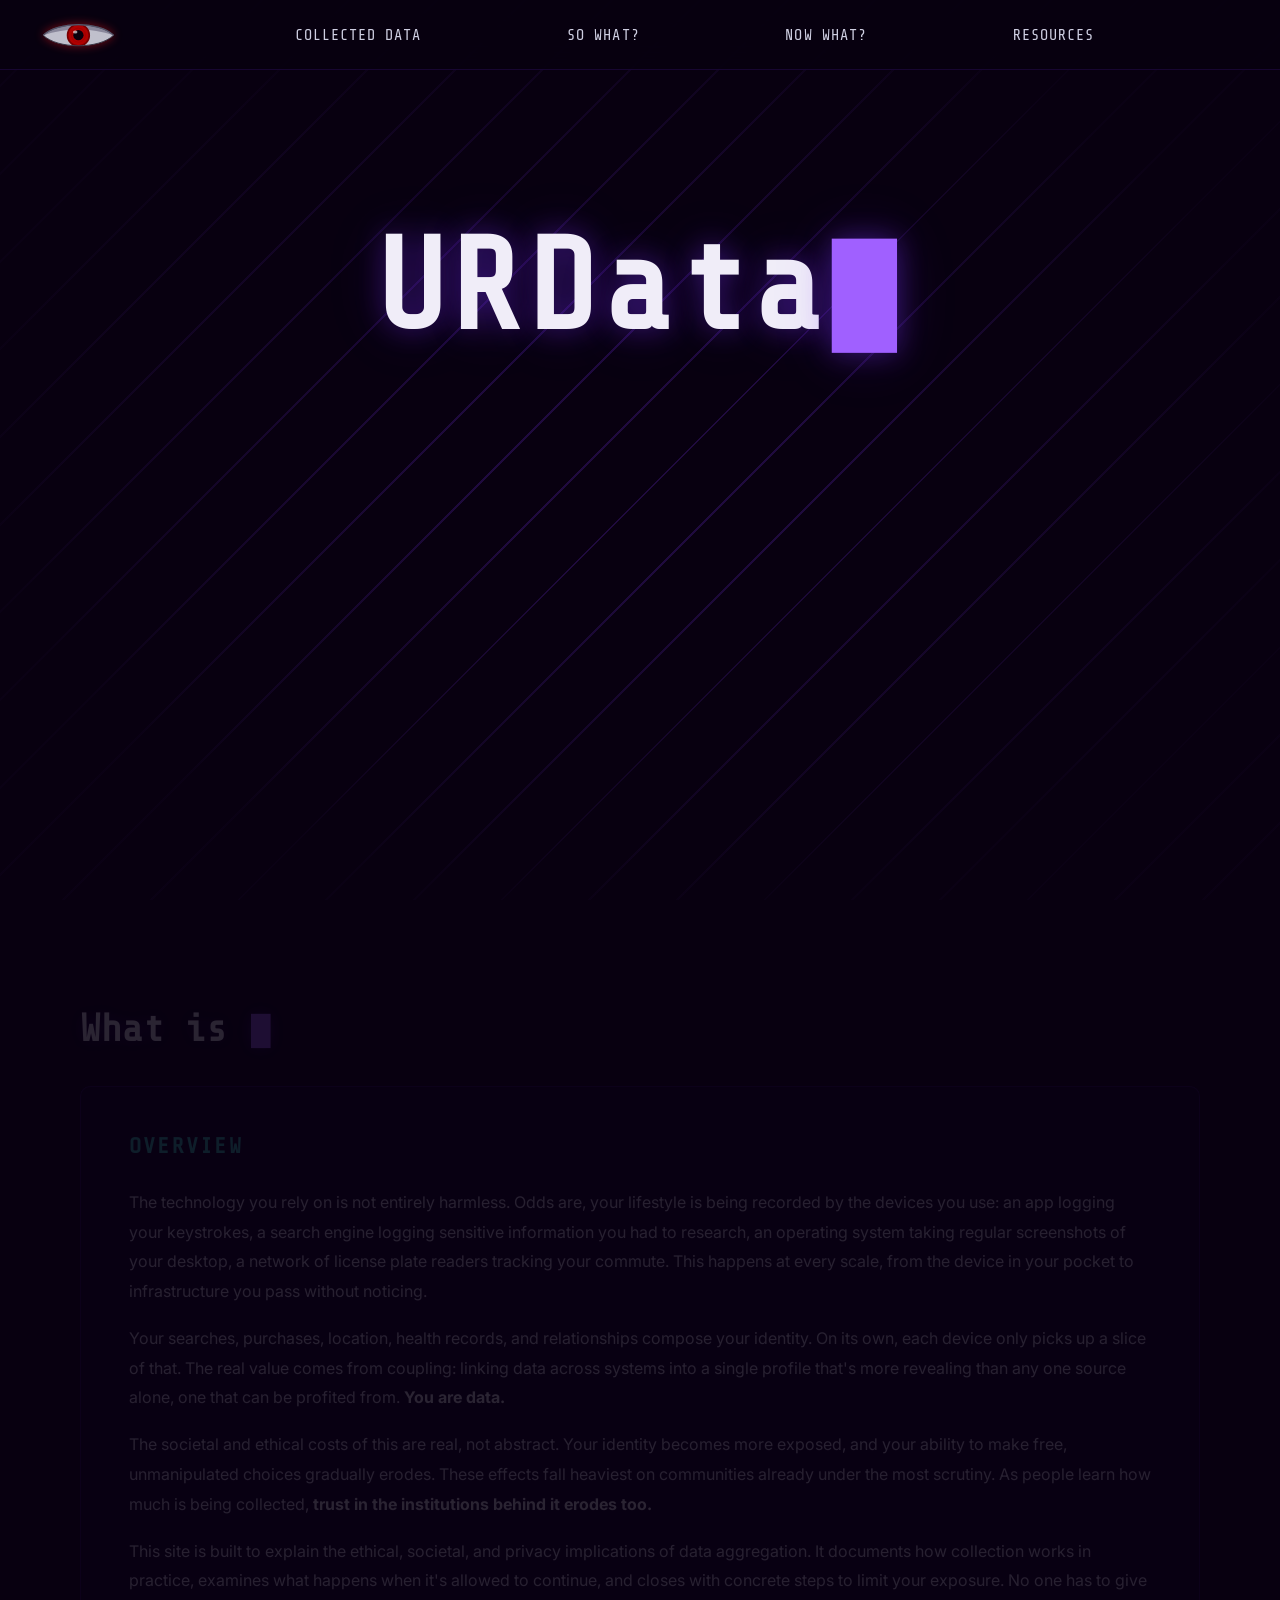
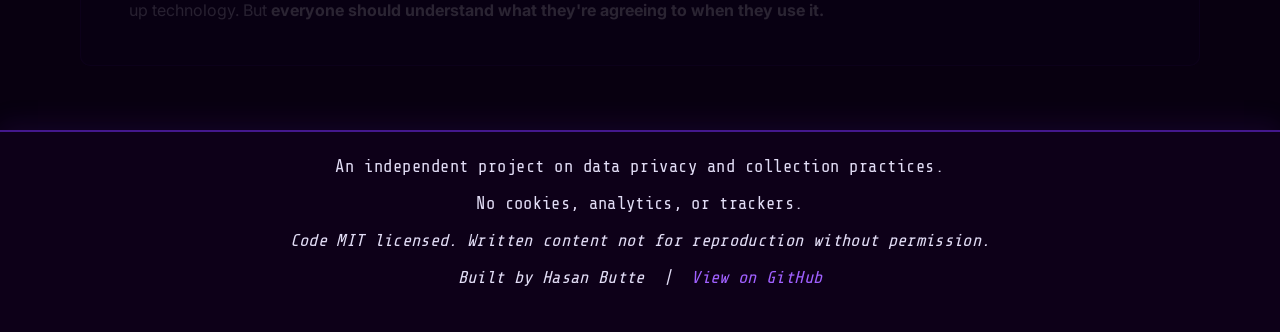
<file: index.html>
<!DOCTYPE html>
<html lang="en">
    <head>
        <meta charset="UTF-8" />
        <meta name="viewport" content="width=device-width, initial-scale=1.0" />
        <title>URData</title>
        <link rel="preconnect" href="https://fonts.googleapis.com" />
        <link rel="preconnect" href="https://fonts.gstatic.com" crossorigin />
        <link href="https://fonts.googleapis.com/css2?family=Share+Tech+Mono&family=Inter:ital,wght@0,300;0,400;0,600;1,300&display=swap" rel="stylesheet" />
        <link rel="stylesheet" href="assets/css/main.css" />
        <link rel="stylesheet" href="assets/css/nav.css" />
        <link rel="stylesheet" href="assets/css/scroll-top.css" />
    </head>
    <body>

        <!-- ================================================
             NAVBAR
             ================================================ -->
        <nav id="navbar">
            <a href="#" id="nav-eye-link" class="nav-eye-link" aria-label="Back to top">
                <svg id="nav-eye-svg" class="eye-svg" viewBox="0 0 120 60" xmlns="http://www.w3.org/2000/svg">
                    <defs>
                        <clipPath id="nav-eye-clip">
                            <path d="M 5,30 C 27,8 93,8 115,30 C 93,52 27,52 5,30 Z" />
                        </clipPath>
                    </defs>
                    <path class="eye-sclera"    d="M 5,30 C 27,8  93,8  115,30 C 93,52 27,52 5,30 Z" />
                    <path class="eye-lid-shade" d="M 5,30 C 27,8  93,8  115,30 C 80,18 40,18 5,30 Z" />
                    <g clip-path="url(#nav-eye-clip)">
                        <circle class="eye-iris"      cx="60" cy="30" r="17" />
                        <circle class="eye-iris-ring" cx="60" cy="30" r="17" />
                        <circle class="eye-iris-mid"  cx="60" cy="30" r="11" />
                        <circle id="nav-pupil"        class="eye-pupil" cx="60" cy="30" r="8" />
                        <ellipse id="nav-highlight"   class="eye-gleam" cx="55" cy="25" rx="3.5" ry="2.5" />
                    </g>
                    <path class="eye-outline"   d="M 5,30 C 27,8  93,8  115,30 C 93,52 27,52 5,30 Z" />
                    <path class="eye-lid-line"  d="M 5,30 C 27,8  93,8  115,30" />
                </svg>
            </a>
            <button id="nav-toggle" class="nav-toggle" aria-label="Toggle navigation menu" aria-expanded="false" aria-controls="nav-links">
                <span class="nav-toggle-bar"></span>
                <span class="nav-toggle-bar"></span>
                <span class="nav-toggle-bar"></span>
            </button>
            <ul class="nav-links" id="nav-links">
                <li data-tooltip="What they know about you might surprise you."><a href="pages/collected.html">Collected Data</a></li>
                <li data-tooltip="Surveillance doesn't stay digital for long."><a href="pages/so-what.html">So What?</a></li>
                <li data-tooltip="The gap between knowing and doing something about it."><a href="pages/now-what.html">Now What?</a></li>
                <li data-tooltip="Don't take our word for it." class="nav-tip-right"><a href="pages/resources.html">Resources</a></li>
            </ul>
        </nav>

        <!-- ================================================
             SECTION 1 — HERO
             ================================================ -->
        <section id="hero" class="full-section">
            <div class="hero-bg"></div>
            <div class="hero-content">
                <h1 id="hero-title" class="hero-title"></h1>

                <div id="hero-eye-wrap" class="hero-eye-wrap">
                    <svg id="hero-eye-svg" class="eye-svg hero-eye-svg" viewBox="0 0 240 120" xmlns="http://www.w3.org/2000/svg">
                        <defs>
                            <clipPath id="hero-eye-clip">
                                <path d="M 10,60 C 55,16 185,16 230,60 C 185,104 55,104 10,60 Z" />
                            </clipPath>
                        </defs>
                        <path class="eye-sclera"    d="M 10,60 C 55,16 185,16 230,60 C 185,104 55,104 10,60 Z" />
                        <path class="eye-lid-shade" d="M 10,60 C 55,16 185,16 230,60 C 165,36 75,36  10,60 Z" />
                        <g clip-path="url(#hero-eye-clip)">
                            <circle class="eye-iris"      cx="120" cy="60" r="24" />
                            <circle class="eye-iris-ring" cx="120" cy="60" r="24" />
                            <circle class="eye-iris-mid"  cx="120" cy="60" r="16" />
                            <circle id="hero-pupil"       class="eye-pupil" cx="120" cy="60" r="11" />
                            <ellipse id="hero-highlight"  class="eye-gleam" cx="113" cy="54" rx="4.5" ry="3" />
                        </g>
                        <path class="eye-outline"   d="M 10,60 C 55,16 185,16 230,60 C 185,104 55,104 10,60 Z" />
                        <path class="eye-lid-line"  d="M 10,60 C 55,16 185,16 230,60" />
                        <!-- Invisible click zone — exact eye shape -->
                        <path id="hero-eye-clickzone" d="M 10,60 C 55,16 185,16 230,60 C 185,104 55,104 10,60 Z"
                              fill="transparent" style="cursor:pointer; pointer-events:fill;" />
                    </svg>
                </div>

                <p class="hero-sub hero-sub1">
                    <strong>Your data</strong> is your life, laid bare. <strong>You're data</strong>.
                </p>
                <a href="#summary" class="hero-sub hero-sub2 scroll-link">
                    Ever wondered what price you're really paying to use your tech?
                </a>
            </div>
        </section>

        <!-- ================================================
             SECTION 2 — SUMMARY
             ================================================ -->
        <section id="summary" class="full-section">
            <div class="section-inner">
                <h2 id="summary-title"
                    class="section-title"
                    data-text="What is your worth?"></h2>
                <article class="summary-card">
                    <h3 class="summary-card-title">Overview</h3>
                    <p>
                        The technology you rely on is not entirely harmless. Odds are, your lifestyle is being recorded by the devices you use: an app logging your keystrokes, a search engine logging sensitive information you had to research, an operating system taking regular screenshots of your desktop, a network of license plate readers tracking your commute. This happens at every scale, from the device in your pocket to infrastructure you pass without noticing.
                    </p>
                    <p>
                        Your searches, purchases, location, health records, and relationships compose your identity. On its own, each device only picks up a slice of that. The real value comes from coupling: linking data across systems into a single profile that's more revealing than any one source alone, one that can be profited from. <strong>You are data.</strong>
                    </p>
                    <p>
                        The societal and ethical costs of this are real, not abstract. Your identity becomes more exposed, and your ability to make free, unmanipulated choices gradually erodes. These effects fall heaviest on communities already under the most scrutiny. As people learn how much is being collected, <strong>trust in the institutions behind it erodes too.</strong>
                    </p>
                    <p>
                        This site is built to explain the ethical, societal, and privacy implications of data aggregation. It documents how collection works in practice, examines what happens when it's allowed to continue, and closes with concrete steps to limit your exposure. No one has to give up technology. But <strong>everyone should understand what they're agreeing to when they use it.</strong>
                    </p>
                </article>
            </div>
        </section>

        <!-- ================================================
             FOOTER
             ================================================ -->
        <footer id="footer">
            <div class="footer-inner">

                <div class="footer-text">
                    <p class="footer-credit">An independent project on data privacy and collection practices.</p>
                    <p class="footer-statement">No cookies, analytics, or trackers.</p>
                    <p class="footer-disclaimer">Code MIT licensed. Written content not for reproduction without permission.</p>
                    <p class="footer-disclaimer">Built by Hasan Butte &nbsp;|&nbsp;
                        <a href="https://github.com/hasan-butte/URData_" target="_blank" rel="noopener" class="footer-gh-link">View on GitHub</a>
                    </p>
                </div>

            </div>
        </footer>

        <button id="scroll-top-btn" class="scroll-top-btn" aria-label="Back to top">&#8593;</button>

        <script src="assets/js/nav-toggle.js"></script>
        <script src="assets/js/scroll-top.js"></script>
        <script src="assets/js/main.js"></script>
    </body>
</html>
</file>
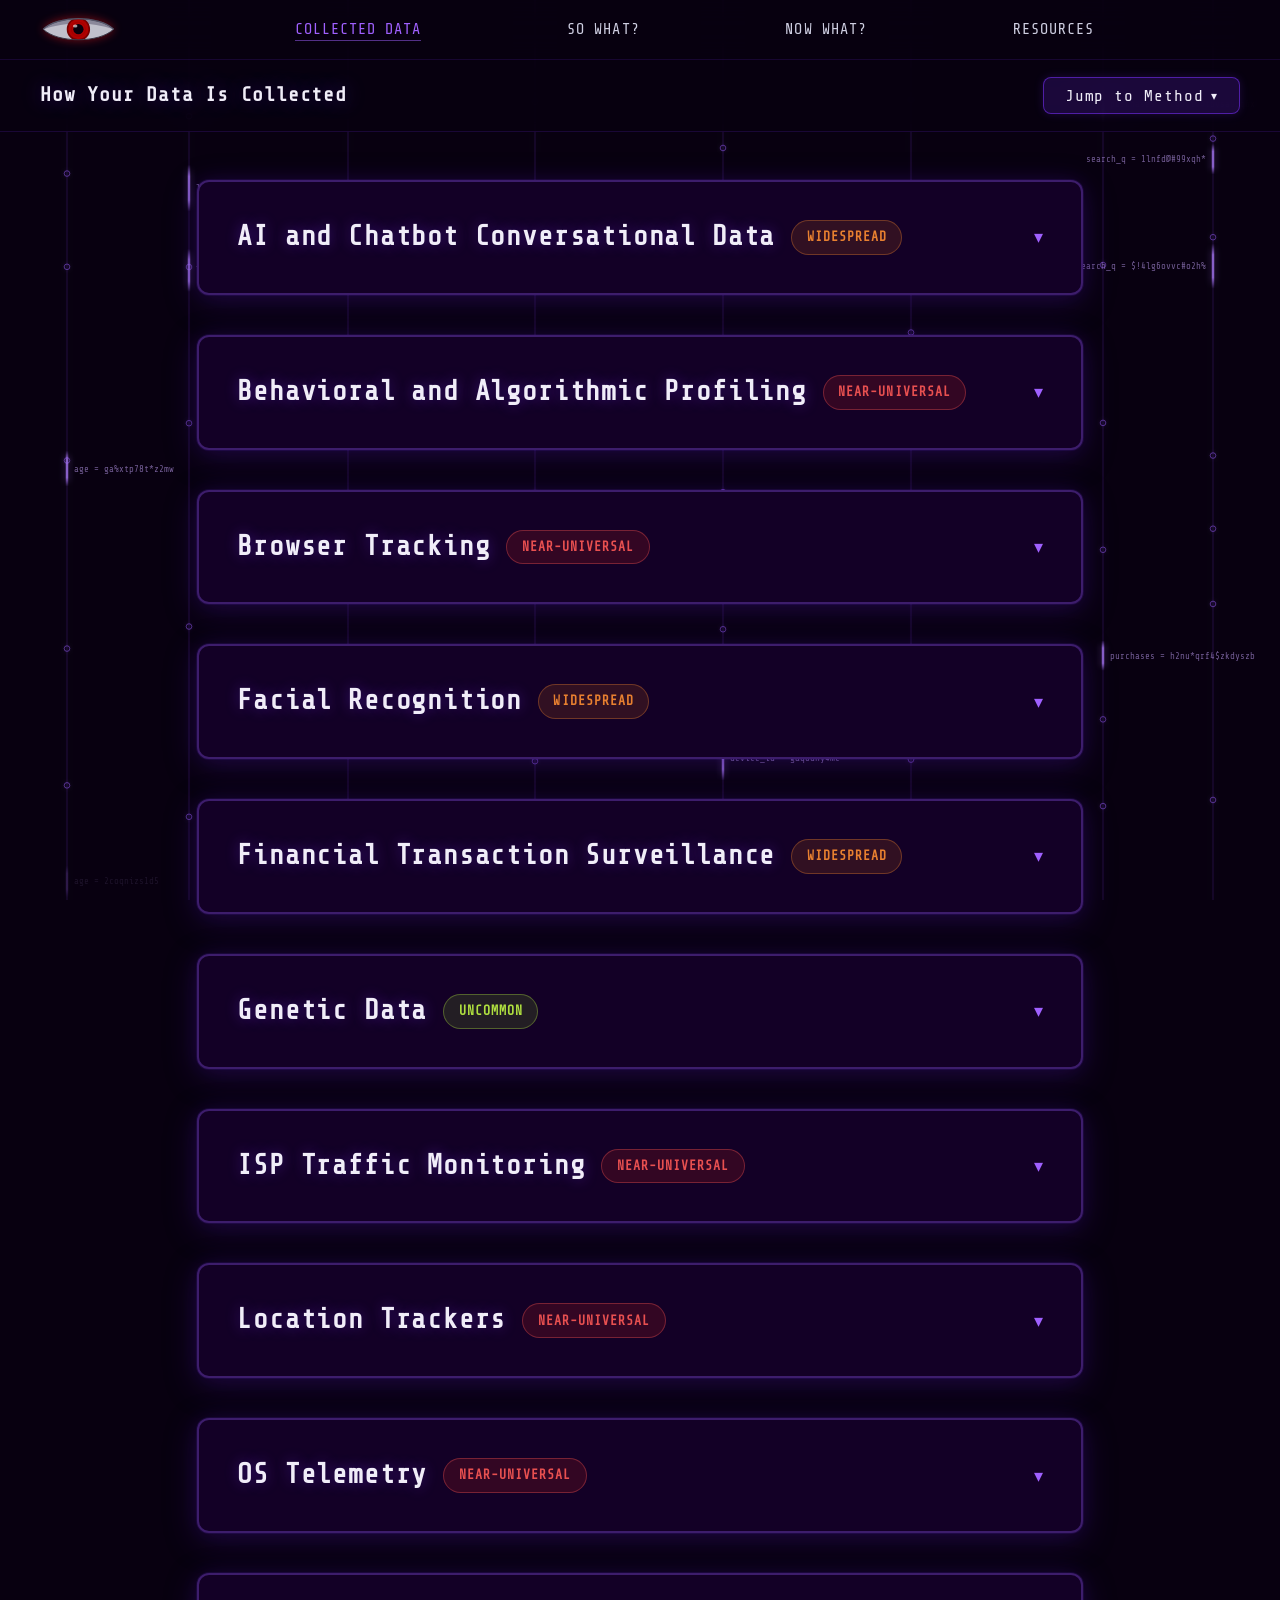
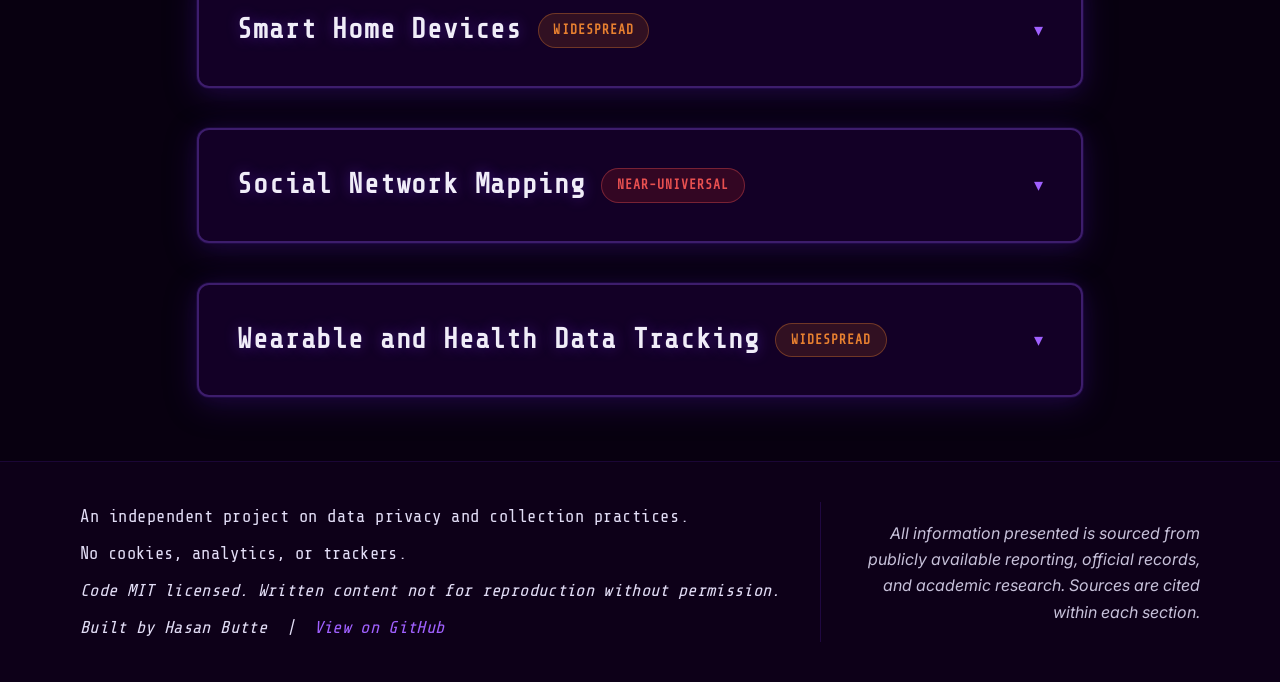
<file: pages/collected.html>
<!DOCTYPE html>
<html lang="en">
    <head>
        <meta charset="UTF-8" />
        <meta name="viewport" content="width=device-width, initial-scale=1.0" />
        <title>Collected Data — URData</title>
        <link rel="preconnect" href="https://fonts.googleapis.com" />
        <link rel="preconnect" href="https://fonts.gstatic.com" crossorigin />
        <link href="https://fonts.googleapis.com/css2?family=Share+Tech+Mono&family=Inter:ital,wght@0,300;0,400;0,600;1,300&display=swap" rel="stylesheet" />
        <link rel="stylesheet" href="../assets/css/collected-style.css" />
        <link rel="stylesheet" href="../assets/css/nav.css" />
        <link rel="stylesheet" href="../assets/css/scroll-top.css" />
    </head>
    <body>

        <!-- Animated Wire Background -->
        <canvas id="wire-canvas"></canvas>

        <!-- ================================================
             NAVBAR
             ================================================ -->
        <nav id="navbar">
            <a href="../index.html" id="nav-eye-link" class="nav-eye-link" aria-label="Back to home">
                <svg id="nav-eye-svg" class="eye-svg" viewBox="0 0 120 60" xmlns="http://www.w3.org/2000/svg">
                    <defs>
                        <clipPath id="nav-eye-clip">
                            <path d="M 5,30 C 27,8 93,8 115,30 C 93,52 27,52 5,30 Z" />
                        </clipPath>
                    </defs>
                    <path class="eye-sclera"    d="M 5,30 C 27,8  93,8  115,30 C 93,52 27,52 5,30 Z" />
                    <path class="eye-lid-shade" d="M 5,30 C 27,8  93,8  115,30 C 80,18 40,18 5,30 Z" />
                    <g clip-path="url(#nav-eye-clip)">
                        <circle class="eye-iris"      cx="60" cy="30" r="17" />
                        <circle class="eye-iris-ring" cx="60" cy="30" r="17" />
                        <circle class="eye-iris-mid"  cx="60" cy="30" r="11" />
                        <circle id="nav-pupil"        class="eye-pupil" cx="60" cy="30" r="8" />
                        <ellipse id="nav-highlight"   class="eye-gleam" cx="55" cy="25" rx="3.5" ry="2.5" />
                    </g>
                    <path class="eye-outline"   d="M 5,30 C 27,8  93,8  115,30 C 93,52 27,52 5,30 Z" />
                    <path class="eye-lid-line"  d="M 5,30 C 27,8  93,8  115,30" />
                </svg>
            </a>
            <button id="nav-toggle" class="nav-toggle" aria-label="Toggle navigation menu" aria-expanded="false" aria-controls="nav-links">
                <span class="nav-toggle-bar"></span>
                <span class="nav-toggle-bar"></span>
                <span class="nav-toggle-bar"></span>
            </button>
            <ul class="nav-links" id="nav-links">
                <li data-tooltip="What they know about you might surprise you."><a href="collected.html" class="nav-current">Collected Data</a></li>
                <li data-tooltip="Surveillance doesn't stay digital for long."><a href="so-what.html">So What?</a></li>
                <li data-tooltip="The gap between knowing and doing something about it."><a href="now-what.html">Now What?</a></li>
                <li data-tooltip="Don't take our word for it." class="nav-tip-right"><a href="resources.html">Resources</a></li>
            </ul>
        </nav>

        <!-- ================================================
             FIXED HEADER
             ================================================ -->
        <header id="collected-header">
            <a href="#" class="header-title-link"><h1 class="header-title">How Your Data Is Collected</h1></a>
            <div class="header-right">
                <div class="dropdown-wrap">
                    <button class="dropdown-toggle" id="dropdown-toggle" aria-haspopup="listbox" aria-expanded="false">
                        Jump to Method <span class="dropdown-arrow">▾</span>
                    </button>
                    <ul class="dropdown-menu" id="dropdown-menu" role="listbox">
                        <li><a href="#card-12">AI &amp; Chatbot Data</a></li>
                        <li><a href="#card-4">Algorithms</a></li>
                        <li><a href="#card-7">Web Browsers</a></li>
                        <li><a href="#card-6">Facial Recognition</a></li>
                        <li><a href="#card-5">Financial Transactions</a></li>
                        <li><a href="#card-11">Genetic Data</a></li>
                        <li><a href="#card-9">Internet Providers</a></li>
                        <li><a href="#card-1">Location Trackers</a></li>
                        <li><a href="#card-8">Operating Systems</a></li>
                        <li><a href="#card-2">Smart Devices</a></li>
                        <li><a href="#card-3">Social Networks</a></li>
                        <li><a href="#card-10">Wearable &amp; Health Data</a></li>
                    </ul>
                </div>
            </div>
        </header>

        <!-- ================================================
             MAIN CONTENT
             ================================================ -->
        <main id="collected-main">
            <div class="cards-container">

                <!-- ── CARD 1 ── -->
                <article class="method-card" id="card-12">
                    <button class="card-header-line" type="button" aria-expanded="false">
                        <h2 class="method-name">AI and Chatbot Conversational Data</h2>
                        <span class="commonality-pill widespread">Widespread</span>
                        <span class="card-arrow">▾</span>
                    </button>
                    <div class="card-body">
                        <div class="card-body-inner">
                        <section class="card-section">
                            <h3 class="section-label">Description</h3>
                        <p>AI chatbots are used for tasks ranging from homework help to medical questions to emotional support, and the format invites unusual candor. People type things into a chat window that they might hesitate to say to another person: symptoms they're worried about, relationship problems, unreleased business ideas, or workplace details they're trying to sort through.</p>
                        <p>On many consumer platforms, these conversations are <strong>collected by default and used as training data</strong>, meaning the text is reviewed and fed back into the system to adjust how it responds to future users. This process is separate from ordinary account deletion: conversations flagged for training or safety review can be <strong>retained on backend systems for a defined period even after a user deletes their chat history</strong>. The setting to turn off training is <em>rarely surfaced during account creation</em>, so most users never see it, and it applies regardless of the conversation's content, including work-related material like source code or meeting notes typed into a personal account to get a faster answer.</p>
                        </section>
                        <section class="card-section">
                            <h3 class="section-label">Real-World Example</h3>
                        <p>This is the mechanism described above in practice. OpenAI's own help documentation states that <strong>Free, Plus, and Pro personal accounts have data sharing enabled by default</strong>, and disabling it only affects new conversations going forward. There is also a documented exception: even after a user opts out, submitting feedback on a response can reverse that choice for that specific exchange, since, per OpenAI's own help documentation, "the entire conversation associated with that feedback may be used to train our models" (OpenAI Help Center, 2026).</p>
                        <p>The consequences of this default aren't hypothetical. In 2023, <strong>Samsung banned employees company-wide from using generative AI tools</strong> after engineers uploaded proprietary source code and internal meeting notes into ChatGPT through consumer accounts with training enabled by default. Samsung's internal memo, reported by Bloomberg, cited "growing concerns about security risks presented by generative AI." Once submitted, <strong>the data could not be retrieved or deleted</strong>, showing how a single default setting, left unchanged, turned a routine debugging question into a permanent exposure of internal source code.</p>
                        </section>
                        <section class="card-section">
                            <h3 class="section-label">Sources</h3>
                        <ul class="sources-list">
                            <li><a href="https://help.openai.com/en/articles/8983130-what-if-i-want-to-keep-my-history-on-but-disable-model-training" class="source-link" target="_blank" rel="noopener">OpenAI Help Center — "What if I want to keep my history on but disable model training?"</a></li>
                            <li><a href="https://help.openai.com/en/articles/5722486-how-your-data-is-used-to-improve-model-performance" class="source-link" target="_blank" rel="noopener">OpenAI Help Center — "How your data is used to improve model performance"</a></li>
                            <li><a href="https://www.bloomberg.com/news/articles/2023-05-02/samsung-bans-chatgpt-and-other-generative-ai-use-by-staff-after-leak" class="source-link" target="_blank" rel="noopener">Bloomberg News — "Samsung Bans ChatGPT and Other Generative AI Use by Staff After Leak"</a> (paywalled; corroborating coverage from Forbes, CNBC, and NBC News, all published May 2, 2023)</li>
                        </ul>
                        </section>
                        <section class="card-section">
                            <h3 class="section-label">TL;DR</h3>
                        <p>AI chatbots collect the content of conversations by default on most consumer accounts, and that data can be used to train future versions of the model. Disabling this is possible but not automatic, and even opting out can be reversed by something as small as a feedback click. OpenAI's own documentation confirms both defaults, and a well-documented 2023 incident, where Samsung banned ChatGPT after employees uploaded proprietary code, shows the real-world stakes. Treat anything typed into a chatbot as potentially retained.</p>
                        </section>
                        </div>
                    </div>
                </article>

                <!-- ── CARD 2 ── -->
                <article class="method-card" id="card-4">
                    <button class="card-header-line" type="button" aria-expanded="false">
                        <h2 class="method-name">Behavioral and Algorithmic Profiling</h2>
                        <span class="commonality-pill near-universal">Near-Universal</span>
                        <span class="card-arrow">▾</span>
                    </button>
                    <div class="card-body">
                        <div class="card-body-inner">
                        <section class="card-section">
                            <h3 class="section-label">Description</h3>
                        <p>Nearly every interaction with a digital platform generates a signal that gets logged: what you click, what you skip, how long you pause on a piece of content, what you add to a cart without buying, even how fast you scroll. This process is called <em>behavioral profiling</em>, the practice of using someone's actions on a platform, rather than anything they explicitly typed or stated, to build a model of their interests and tendencies. That model then powers the recommendation algorithm deciding what content, product, or ad appears next.</p>
                        <p>The goal of most of these algorithms is to <strong>maximize engagement</strong>, the amount of time and attention a person spends on the platform. To do that, a system has to identify what reliably provokes a reaction, whether that's curiosity, outrage, or anxiety, since <strong>a strong emotional response predicts continued engagement more reliably than a neutral one does</strong>. The same technique operates across streaming, e-commerce, search, and news platforms alike: <em>behavior in, prediction out</em>.</p>
                        </section>
                        <section class="card-section">
                            <h3 class="section-label">Real-World Example</h3>
                        <p>The Cambridge Analytica case shows this kind of profiling extracted at scale and repurposed for a different use. In 2013, researcher Aleksandr Kogan built a Facebook quiz app, formally called the GSRApp, that collected personality-related responses from roughly 250,000 to 270,000 people who took it. Facebook's data permissions at the time also let the app collect information from those users' friends without their direct knowledge, <strong>reaching an estimated 87 million profiles</strong>. The FTC later brought a complaint describing the operation as built to "harvest personal information from Facebook users for political and commercial targeted advertising purposes" (FTC v. Kogan and Nix, 2019).</p>
                        <p>This data was passed to Cambridge Analytica, a political consulting firm funded by Republican donor Robert Mercer, which said it classified people using a five-trait personality model and matched those scores against U.S. voter records to guide political advertising during the 2016 Cruz and Trump campaigns. <em>Whether this specific targeting method actually worked is disputed, including by Kogan himself</em>, but its regulatory consequences are not: the FTC separately found that Facebook "repeatedly used deceptive disclosures and settings to undermine users' privacy preferences," and <strong>fined the company $5 billion</strong>, while the SEC fined Facebook a further <strong>$100 million</strong> for misleading investors about the risk. Cambridge Analytica shut down within months.</p>
                        </section>
                        <section class="card-section">
                            <h3 class="section-label">Sources</h3>
                        <ul class="sources-list">
                            <li><a href="https://www.ftc.gov/system/files/documents/cases/182_3106_kogan-nix_complaint.pdf" class="source-link" target="_blank" rel="noopener">Federal Trade Commission — Complaint, In the Matter of Aleksandr Kogan and Alexander Nix</a></li>
                            <li><a href="https://www.ftc.gov/news-events/news/press-releases/2019/07/ftc-imposes-5-billion-penalty-sweeping-new-privacy-restrictions-facebook" class="source-link" target="_blank" rel="noopener">Federal Trade Commission — "FTC Imposes $5 Billion Penalty and Sweeping New Privacy Restrictions on Facebook"</a></li>
                            <li><a href="https://www.sec.gov/newsroom/press-releases/2019-140" class="source-link" target="_blank" rel="noopener">U.S. Securities and Exchange Commission — "Facebook to Pay $100 Million for Misleading Investors About the Risks It Faced From Misuse of User Data"</a></li>
                        </ul>
                        </section>
                        <section class="card-section">
                            <h3 class="section-label">TL;DR</h3>
                        <p>Platforms convert everyday actions, clicks, pauses, scroll speed, into a behavioral profile used to predict what keeps someone engaged, often by targeting emotional reactions rather than genuine interest. The Cambridge Analytica case showed this kind of data extracted at scale and repurposed for political targeting, a pattern regulators found involved deceptive practices on multiple sides. Limit exposure by periodically resetting ad and content preferences.</p>
                        </section>
                        </div>
                    </div>
                </article>

                <!-- ── CARD 3 ── -->
                <article class="method-card" id="card-7">
                    <button class="card-header-line" type="button" aria-expanded="false">
                        <h2 class="method-name">Browser Tracking</h2>
                        <span class="commonality-pill near-universal">Near-Universal</span>
                        <span class="card-arrow">▾</span>
                    </button>
                    <div class="card-body">
                        <div class="card-body-inner">
                        <section class="card-section">
                            <h3 class="section-label">Description</h3>
                        <p>When you visit a website, your browser shares information with it in two ways. The first is cookies: small files that a site, or an advertising network operating through it, stores on your device. Cookies let a site recognize you when you come back, and they've been the backbone of cross-site ad tracking for two decades. The second way is less visible. Every time your browser loads a page, it automatically discloses details about itself: your screen resolution, installed fonts, browser version, and timezone, among others. No single detail is unique. But combined, these details form what's called a <em>fingerprint</em>, <strong>specific enough to identify one browser out of billions</strong>.</p>
                        <p>In-app browsers create a related exposure. When you tap a link inside a social media app, the app often doesn't hand the link off to your default browser. Instead, it opens the page in its own built-in browser, one the app controls directly. That built-in browser can run its own code on the page, which means it can, in principle, <strong>observe your taps, text selections, and form inputs</strong>, even on a site the app has nothing to do with. Both fingerprinting and in-app tracking <strong>work regardless of your usual privacy habits</strong>: fingerprinting stores nothing on your device, so there's nothing to clear, and in-app browsing happens by default, with no visible setting to turn it off.</p>
                        </section>
                        <section class="card-section">
                            <h3 class="section-label">Real-World Example</h3>
                        <p>The scale of browser fingerprinting was first demonstrated by the Electronic Frontier Foundation's <em>Panopticlick</em> project. In 2010, EFF collected configuration data from roughly 470,000 browsers that visited its research site and found the overwhelming majority could be uniquely identified using only the technical details browsers routinely share, no cookies required. EFF reported that <strong>84% of the browsers tested had a completely unique fingerprint</strong>, rising to 94% among browsers with Flash or Java installed, and that "only 1% had fingerprints that were seen more than twice" (EFF, 2010). The project was rebranded and relaunched in 2020 as <em>Cover Your Tracks</em>, adding newer techniques like canvas and WebGL fingerprinting to its testing, and the underlying finding has held: <strong>a browser's ordinary configuration is usually enough to track it across the web on its own</strong>.</p>
                        <p>In-app browser tracking was documented independently in 2022, when researcher Felix Krause found that Instagram and Facebook's iOS apps <strong>injected custom JavaScript code into every external website opened inside their built-in browsers</strong>. Krause's tool detected up to 18 added lines of code per page, which he wrote could "monitor all user interactions, like every button and link tapped" on sites the apps themselves didn't operate (Krause, 2022). Meta responded that the code exists to honor users' Apple App Tracking Transparency choices and is used only to aggregate data for advertising and measurement, not to log keystrokes; <em>it did not dispute that the injection itself was occurring</em>.</p>
                        </section>
                        <section class="card-section">
                            <h3 class="section-label">Sources</h3>
                        <ul class="sources-list">
                            <li><a href="https://coveryourtracks.eff.org/static/browser-uniqueness.pdf" class="source-link" target="_blank" rel="noopener">Eckersley, P. — "How Unique Is Your Web Browser?"</a></li>
                            <li><a href="https://www.eff.org/deeplinks/2010/05/every-browser-unique-results-fom-panopticlick" class="source-link" target="_blank" rel="noopener">Electronic Frontier Foundation — "Is Every Browser Unique? Results from the Panopticlick Experiment"</a></li>
                            <li><a href="https://krausefx.com/blog/ios-privacy-instagram-and-facebook-can-track-anything-you-do-on-any-website-in-their-in-app-browser" class="source-link" target="_blank" rel="noopener">Felix Krause — "iOS Privacy: Instagram and Facebook can track anything you do on any website in their in-app browser"</a></li>
                        </ul>
                        </section>
                        <section class="card-section">
                            <h3 class="section-label">TL;DR</h3>
                        <p>Websites track you through cookies, browser fingerprinting, and in-app browser code injection, methods that mostly work without storing anything on your device. EFF's research found the vast majority of browsers are uniquely identifiable from configuration alone, and a 2022 investigation found Instagram and Facebook injecting tracking code into external sites through their in-app browsers. Switching to a privacy-focused browser and opening links in your default browser instead of an app's built-in one are the most effective defenses.</p>
                        </section>
                        </div>
                    </div>
                </article>

                <!-- ── CARD 4 ── -->
                <article class="method-card" id="card-6">
                    <button class="card-header-line" type="button" aria-expanded="false">
                        <h2 class="method-name">Facial Recognition</h2>
                        <span class="commonality-pill widespread">Widespread</span>
                        <span class="card-arrow">▾</span>
                    </button>
                    <div class="card-body">
                        <div class="card-body-inner">
                        <section class="card-section">
                            <h3 class="section-label">Description</h3>
                        <p>Facial recognition works by analyzing the geometry of a face: the distance between the eyes, the shape of the jawline, the contours of the cheekbones. A system captures an image, measures those features, and converts them into a mathematical template called a <em>faceprint</em>, which gets compared against a database of other faces to look for a match. This is deployed more widely than most people realize: retail stores use it to flag suspected shoplifters, airports use it to verify identities, and law enforcement uses it to identify suspects from surveillance footage.</p>
                        <p>Some of these databases are built by scraping billions of photos already posted publicly online, without the knowledge or consent of the people pictured in them, meaning a face from an old social media post or a friend's photo can end up indexed without anyone involved having agreed to it. This makes facial recognition data fundamentally different from most other personal information: a password can be reset and a credit card can be cancelled, but <strong>a faceprint is a permanent identifier tied to your biology</strong>, and once it's created and stored, <strong>a breach or misuse of it can't be undone</strong>.</p>
                        </section>
                        <section class="card-section">
                            <h3 class="section-label">Real-World Example</h3>
                        <p>Two cases show what happens when facial recognition goes wrong in different settings. From 2012 to 2020, Rite Aid deployed facial recognition in hundreds of stores to flag customers it believed were likely shoplifters, comparing live camera footage against a "persons of interest" watchlist built from security footage, driver's licenses, and criminal background data. The system generated <strong>thousands of false positive matches</strong>, and employees acting on those alerts followed, searched, and in some cases publicly accused customers who had done nothing wrong. The FTC found the errors <strong>fell disproportionately on stores in predominantly Black and Asian communities</strong>, called Rite Aid's practice "reckless," and in December 2023 <strong>banned the company from using facial recognition for five years</strong>, ordering it to delete the images, data, and algorithms it had built (FTC, 2023).</p>
                        <p>The second case involves Clearview AI, which built one of the largest known facial recognition databases by <strong>scraping over 30 billion photos</strong> from social media and other public web pages without consent, then sold access to it primarily to law enforcement agencies. Regulators in France, Italy, Greece, and the Netherlands each found Clearview in violation of European privacy law and fined the company, together <strong>totaling roughly €100 million</strong>; Australia's privacy regulator separately found violations and ordered data deleted without imposing a fine, and a UK fine was later overturned on jurisdictional grounds. In the U.S., a 2025 class-action settlement resolved claims that the company violated Illinois' biometric privacy law, granting the class <em>a 23% equity stake in Clearview</em> valued at roughly $51.75 million rather than a cash payout, since the company lacked the funds to pay one directly. Clearview continues to operate.</p>
                        </section>
                        <section class="card-section">
                            <h3 class="section-label">Sources</h3>
                        <ul class="sources-list">
                            <li><a href="https://www.ftc.gov/news-events/news/press-releases/2023/12/rite-aid-banned-using-ai-facial-recognition-after-ftc-says-retailer-deployed-technology-without" class="source-link" target="_blank" rel="noopener">Federal Trade Commission — "Rite Aid Banned from Using AI Facial Recognition After FTC Says Retailer Deployed Technology without Reasonable Safeguards"</a></li>
                            <li><a href="https://www.cnn.com/2023/12/20/tech/rite-aid-ai-ftc-settlement" class="source-link" target="_blank" rel="noopener">CNN Business — "Rite Aid's 'reckless' use of facial recognition got it banned"</a></li>
                            <li><a href="https://techcrunch.com/2024/09/03/clearview-ai-hit-with-its-largest-gdpr-fine-yet-as-dutch-regulator-considers-holding-execs-personally-liable/" class="source-link" target="_blank" rel="noopener">TechCrunch — "Clearview AI hit with its largest GDPR fine yet as Dutch regulator considers holding execs personally liable"</a></li>
                            <li><a href="https://www.regulatoryoversight.com/2025/04/51-75m-settlement-in-clearview-ai-biometric-privacy-litigation-illustrates-creative-resolution-for-startups-facing-parallel-litigation-and-enforcement-action/" class="source-link" target="_blank" rel="noopener">Regulatory Oversight (Troutman Pepper Locke) — "$51.75M Settlement in Clearview AI Biometric Privacy Litigation Illustrates Creative Resolution for Startups Facing Parallel Litigation and Enforcement Action"</a></li>
                        </ul>
                        </section>
                        <section class="card-section">
                            <h3 class="section-label">TL;DR</h3>
                        <p>Facial recognition identifies you by converting your facial features into a mathematical faceprint, then matching it against a database, and it's used in retail, airports, and law enforcement. Rite Aid used it for years with thousands of false positives that disproportionately hit Black and Asian customers, leading to a five-year FTC ban, while Clearview AI built a facial database by scraping over 30 billion photos and was fined across Europe and sued in the U.S. Unlike a password, your face can't be reset if that data is misused.</p>
                        </section>
                        </div>
                    </div>
                </article>

                <!-- ── CARD 5 ── -->
                <article class="method-card" id="card-5">
                    <button class="card-header-line" type="button" aria-expanded="false">
                        <h2 class="method-name">Financial Transaction Surveillance</h2>
                        <span class="commonality-pill widespread">Widespread</span>
                        <span class="card-arrow">▾</span>
                    </button>
                    <div class="card-body">
                        <div class="card-body-inner">
                        <section class="card-section">
                            <h3 class="section-label">Description</h3>
                        <p>Every card swipe, app payment, or online purchase creates a record, and that record includes more than the amount spent: where you were, what time, what you bought, and how often you return to that location. Over months and years, this builds <strong>an extraordinarily detailed picture of a person's life</strong>, income level, health habits, political donations, daily routine, and personal relationships. The companies that process payments, banks, card networks, and payment apps, have access to all of it, and some have <strong>sold aggregated purchase data to advertisers, analytics firms, and insurers</strong> assessing risk.</p>
                        <p>Peer-to-peer payment apps add a further layer, since some collect not just transaction data but a user's social connections, and a few have historically made <strong>transactions visible by default</strong>, meaning who paid whom, when, and the note attached to the payment could be seen by anyone. Budgeting apps that request bank login credentials get read access to a person's <em>complete transaction history</em>, often routing that data through third-party services. Credit bureaus separately compile profiles from credit applications, payment history, and public records, and in some cases sell that data as well.</p>
                        </section>
                        <section class="card-section">
                            <h3 class="section-label">Real-World Example</h3>
                        <p>In September 2017, Equifax, one of the three major U.S. credit reporting agencies, disclosed a data breach that <strong>exposed the personal information of approximately 147 million people</strong>, about 40% of the U.S. population, including names, Social Security numbers, birth dates, addresses, and in some cases driver's license and credit card numbers. The breach traced back to a known vulnerability in Equifax's web application software; <strong>a patch had been publicly available for months, but the company never applied it</strong>, and attackers moved through its network for 76 days before the intrusion was discovered. Equifax settled with the FTC, the CFPB, and U.S. states for <strong>up to $700 million</strong>, including a $425 million consumer fund and a $100 million civil penalty (FTC, 2019).</p>
                        <p>On the payment app side, in 2018 Berlin-based researcher Hang Do Thi Duc analyzed all <strong>207,984,218 public Venmo transactions</strong> from 2017, made accessible because <em>Venmo's default setting was public</em>. She was able to view names, transaction dates, and payment notes for millions of users who had never changed that setting, revealing details like rent payments, roommate arrangements, and one user's apparent drug sales. The FTC separately found that Venmo had misled consumers about how much control they had over the privacy of their transactions, and required the company to change its practices as part of a 2018 settlement (FTC, 2018).</p>
                        </section>
                        <section class="card-section">
                            <h3 class="section-label">Sources</h3>
                        <ul class="sources-list">
                            <li><a href="https://www.ftc.gov/enforcement/refunds/equifax-data-breach-settlement" class="source-link" target="_blank" rel="noopener">Federal Trade Commission — "Equifax Data Breach Settlement"</a></li>
                            <li><a href="https://www.ftc.gov/news-events/news/press-releases/2019/07/equifax-pay-575-million-part-settlement-ftc-cfpb-states-related-2017-data-breach" class="source-link" target="_blank" rel="noopener">Federal Trade Commission — "Equifax to Pay $575 Million as Part of Settlement with FTC, CFPB, and States Related to 2017 Data Breach"</a></li>
                            <li><a href="https://www.ftc.gov/news-events/news/press-releases/2018/02/paypal-settles-ftc-charges-venmo-failed-disclose-information-consumers-about-ability-transfer-funds" class="source-link" target="_blank" rel="noopener">Federal Trade Commission — "PayPal Settles FTC Charges that Venmo Failed to Disclose Information to Consumers About the Ability to Transfer Funds and Privacy Settings; Violated Gramm-Leach-Bliley Act"</a></li>
                            <li><a href="https://publicbydefault.fyi/" class="source-link" target="_blank" rel="noopener">Do Thi Duc, H. — "Public By Default"</a></li>
                        </ul>
                        </section>
                        <section class="card-section">
                            <h3 class="section-label">TL;DR</h3>
                        <p>Every swipe, transfer, or online payment creates a detailed record of where you go, what you buy, and who you're connected to, one that payment processors, banks, and credit bureaus can access and, in some cases, sell. Equifax's 2017 breach exposed 147 million people's data after the company left a known vulnerability unpatched for months, and a researcher's 2018 analysis of Venmo's public-by-default transactions showed how easily that same kind of data can be exposed to anyone. Limit exposure by being deliberate about which financial tools get access to your accounts.</p>
                        </section>
                        </div>
                    </div>
                </article>

                <!-- ── CARD 6 ── -->
                <article class="method-card" id="card-11">
                    <button class="card-header-line" type="button" aria-expanded="false">
                        <h2 class="method-name">Genetic Data</h2>
                        <span class="commonality-pill uncommon">Uncommon</span>
                        <span class="card-arrow">▾</span>
                    </button>
                    <div class="card-body">
                        <div class="card-body-inner">
                        <section class="card-section">
                            <h3 class="section-label">Description</h3>
                        <p>Direct-to-consumer genetic testing works by having a person spit into a tube and mail it to a company, which analyzes the sample and returns a report on ancestry, ethnic background, and predisposition to certain health conditions. What often goes unconsidered is what happens to the data afterward. A company handling this kind of test holds two things: the physical saliva sample and the digital genetic profile derived from it, both of which are <strong>stored indefinitely</strong> by the company and, depending on the terms of service, can be <strong>shared with research partners, pharmaceutical companies, or, in some cases, law enforcement</strong>.</p>
                        <p><strong>DNA is the most permanent form of personal information that exists</strong>; a password or an address can be changed, a genetic code cannot. It also isn't only information about the person who submitted it. Because relatives share overlapping DNA, one person's sample can reveal inherited health risks, family relationships, and ethnic background for parents, siblings, children, and more distant relatives who never submitted anything themselves. Research on genetic databases has found that even a database covering a small fraction of a population can return a third-cousin-level match for most people of a given ancestry, and law enforcement has used this same technique, known as <em>forensic genealogy</em>, to match crime-scene DNA against <strong>the relatives of a suspect who never took a test at all</strong>.</p>
                        </section>
                        <section class="card-section">
                            <h3 class="section-label">Real-World Example</h3>
                        <p>In March 2025, 23andMe filed for Chapter 11 bankruptcy. The company had been valued at roughly $6 billion when it went public in 2021, but its stock had fallen more than 95% by the time it filed. The bankruptcy <strong>put the genetic data of over 15 million customers up for sale as a company asset</strong>, prompting a bipartisan coalition of 28 state attorneys general to sue in an attempt to block any sale made without individual consumer consent, arguing that DNA is fundamentally different from ordinary business property. California's Attorney General separately issued a public advisory urging consumers to delete their data and request destruction of their saliva samples.</p>
                        <p>The bankruptcy followed a 2023 data breach in which hackers accessed the profiles of approximately 6.9 million users through a technique called <em>credential stuffing</em>, then exploited a feature that shares data among genetic relatives to reach millions more accounts than the ones initially compromised. Multiple lawsuits allege that 23andMe <strong>knew, but did not initially disclose, that some of the stolen data had been compiled into lists specifically targeting people of Ashkenazi Jewish and Chinese heritage</strong> and sold on the dark web. Biotech company Regeneron Pharmaceuticals initially placed the winning bid for 23andMe's assets at $256 million, but TTAM Research Institute, a nonprofit founded by 23andMe co-founder Anne Wojcicki, ultimately won the sale for $305 million. Because 23andMe's privacy policy allows itself to be changed at any time, a new owner can modify it, and <strong>neither HIPAA nor the Genetic Information Nondiscrimination Act covers</strong> a direct-to-consumer testing company or life, disability, and long-term care insurers.</p>
                        </section>
                        <section class="card-section">
                            <h3 class="section-label">Sources</h3>
                        <ul class="sources-list">
                            <li><a href="https://www.npr.org/2025/03/24/nx-s1-5338622/23andme-bankruptcy-genetic-data-privacy" class="source-link" target="_blank" rel="noopener">NPR — "23andMe is filing for bankruptcy. Here's what it means for your genetic data"</a></li>
                            <li><a href="https://www.npr.org/2025/06/30/nx-s1-5451398/23andme-sale-approved-dna-data" class="source-link" target="_blank" rel="noopener">NPR — "Judge OKs sale of 23andMe — and its trove of DNA data — to a nonprofit"</a></li>
                            <li><a href="https://www.engadget.com/lawsuit-says-23andme-hackers-targeted-users-with-chinese-and-ashkenazi-jewish-heritage-132423486.html" class="source-link" target="_blank" rel="noopener">Engadget — "Lawsuit says 23andMe hackers targeted users with Chinese and Ashkenazi Jewish heritage"</a></li>
                            <li><a href="https://doi.org/10.1126/science.aau4832" class="source-link" target="_blank" rel="noopener">Erlich, Shor, Pe'er, &amp; Carmi — "Identity inference of genomic data using long-range familial searches" (<em>Science</em>, 2018)</a></li>
                        </ul>
                        </section>
                        <section class="card-section">
                            <h3 class="section-label">TL;DR</h3>
                        <p>Genetic testing companies hold both your physical saliva sample and your digital DNA profile, and because relatives share DNA, one person's test exposes information about parents, siblings, and children who never took a test themselves. 23andMe's 2025 bankruptcy put 15 million people's genetic data up for sale, following a 2023 breach that exposed 6.9 million profiles and specifically targeted people of Ashkenazi Jewish and Chinese heritage. Unlike a password, DNA can't be changed, and existing law doesn't fully cover it, HIPAA doesn't apply to these companies, and genetic-discrimination protections stop short of life and disability insurance.</p>
                        </section>
                        </div>
                    </div>
                </article>

                <!-- ── CARD 7 ── -->
                <article class="method-card" id="card-9">
                    <button class="card-header-line" type="button" aria-expanded="false">
                        <h2 class="method-name">ISP Traffic Monitoring</h2>
                        <span class="commonality-pill near-universal">Near-Universal</span>
                        <span class="card-arrow">▾</span>
                    </button>
                    <div class="card-body">
                        <div class="card-body-inner">
                        <section class="card-section">
                            <h3 class="section-label">Description</h3>
                        <p>Your Internet Service Provider, or ISP, sits at a unique point in your digital life: <strong>every piece of data you send or receive online passes through its infrastructure</strong>. That means your ISP can see which websites you visit, when, for how long, and how much data you transfer. Encryption through HTTPS protects the content of what you do on a site, but it <em>doesn't hide which domain you connected to</em>, so an ISP still knows if you visited a medical site, a political forum, or a dating app, even if it can't see the specific pages.</p>
                        <p>ISPs have historically made their money by selling access to the internet itself, but the data flowing through their networks has become a product of its own. In the United States, rules that would have required ISPs to get permission before selling browsing data were repealed in 2017, and since then, providers have been <strong>legally free to collect browsing history, app usage, and location data and sell it to marketers and other companies without consent</strong>. What makes this different from tracking by an individual website or app is scope: a website only sees activity on that site, but an ISP sees all traffic across every website, app, and device connected through it. <strong>No single platform has a broader view of a person's online activity than the network it runs through.</strong></p>
                        </section>
                        <section class="card-section">
                            <h3 class="section-label">Real-World Example</h3>
                        <p>In March 2017, Congress voted to repeal broadband privacy rules the FCC had adopted under the Obama administration. The rules, which had not yet gone into effect, would have required ISPs to get opt-in consent before collecting and selling sensitive data including browsing history, app usage, location, and financial and health information. <strong>The House passed the repeal 215 to 205 and the Senate 50 to 48</strong>, both largely along party lines, and President Trump signed it into law in April 2017.</p>
                        <p>The repeal did more than remove one set of rules. Because it was enacted through the Congressional Review Act, <strong>the FCC is now barred from issuing a substantially similar rule in the future</strong>, and a separate court ruling had already stripped the FTC of authority to regulate ISPs as common carriers. Neither agency currently has clear jurisdiction to write privacy rules for internet providers. Before the repeal, ISPs had already shown a willingness to monetize network access: the FCC <strong>fined Verizon $1.35 million</strong> in 2016 for inserting undeletable tracking headers, known as <em>supercookies</em>, into customer traffic without adequate disclosure, and AT&amp;T <strong>charged its GigaPower fiber customers roughly $29 more a month</strong> if they declined to let the company track their browsing for targeted ads, a program it ended in 2016 after regulatory scrutiny. Separately, AT&amp;T, Sprint, and T-Mobile all confirmed installing diagnostic software called <em>Carrier IQ</em> on phones, which was found capable of logging user activity without a clear way for customers to opt out.</p>
                        </section>
                        <section class="card-section">
                            <h3 class="section-label">Sources</h3>
                        <ul class="sources-list">
                            <li><a href="https://www.kelleydrye.com/viewpoints/blogs/ad-law-access/congress-repeals-fcc-2016-privacy-order-via-congressional-review-act" class="source-link" target="_blank" rel="noopener">Kelley Drye &amp; Warren LLP — "Congress Repeals FCC 2016 Privacy Order via Congressional Review Act"</a></li>
                            <li><a href="https://www.lexology.com/library/detail.aspx?g=49286701-4bfe-4117-ba00-a7fa369c6688" class="source-link" target="_blank" rel="noopener">Lexology — "Super settlement for 'Supercookie' privacy law violation which tracked +100 million cell users!"</a></li>
                            <li><a href="https://fortune.com/2016/09/30/att-internet-fees-privacy" class="source-link" target="_blank" rel="noopener">Fortune — "Here's Why AT&amp;T Internet Customers Won't Pay Extra for Privacy Anymore"</a></li>
                            <li><a href="https://techcrunch.com/2011/12/16/att-sprint-samsung-and-htc-weigh-in-on-their-use-of-carrier-iq" class="source-link" target="_blank" rel="noopener">TechCrunch — "AT&amp;T, Sprint, Samsung, And HTC Weigh In On Their Use Of Carrier IQ"</a></li>
                        </ul>
                        </section>
                        <section class="card-section">
                            <h3 class="section-label">TL;DR</h3>
                        <p>Your ISP sees every website you visit, even encrypted ones, since encryption hides content but not the domain you connect to. In 2017, Congress repealed rules that would have required ISPs to get consent before selling that data, and a legal quirk now leaves neither the FCC nor FTC with clear authority to regulate ISP privacy. Verizon was fined for undeletable tracking cookies, and AT&amp;T charged customers extra to opt out of tracking.</p>
                        </section>
                        </div>
                    </div>
                </article>

                <!-- ── CARD 8 ── -->
                <article class="method-card" id="card-1">
                    <button class="card-header-line" type="button" aria-expanded="false">
                        <h2 class="method-name">Location Trackers</h2>
                        <span class="commonality-pill near-universal">Near-Universal</span>
                        <span class="card-arrow">▾</span>
                    </button>
                    <div class="card-body">
                        <div class="card-body-inner">
                        <section class="card-section">
                            <h3 class="section-label">Description</h3>
                        <p>Every time you drive past a traffic light, a streetlight, or a parked trailer on the side of the road, there's a growing chance a camera is capturing an image of your vehicle. These systems are called <em>Automated License Plate Readers</em>, or ALPRs: high-speed cameras connected to computers that record a license plate along with the exact location, date, and time it was seen. Some systems also photograph the vehicle itself, and in certain cases, the driver and passengers inside.</p>
                        <p>That data doesn't disappear after capture. It's uploaded to a central database, often run by a private company, where it can be stored for months or years. Law enforcement agencies can search these databases for any plate, and <strong>in most states no warrant is required</strong>. Private companies collect plate data too, through cameras mounted on tow trucks, repossession vehicles, and contracted personal vehicles, and that data <strong>can be sold to insurers and private investigators</strong>. Modern vehicles add a second layer: many newer cars have built-in <em>telematics</em> systems that record driving speed, braking habits, distance traveled, and location, and some manufacturers share this data with insurance companies, often without the driver's awareness.</p>
                        </section>
                        <section class="card-section">
                            <h3 class="section-label">Real-World Example</h3>
                        <p>Flock Safety is one of the largest ALPR providers in the United States, operating in thousands of communities and reporting billions of vehicle scans processed monthly. In a year-end review, the Electronic Frontier Foundation reported that it had obtained records of <strong>more than 12 million searches logged by over 3,900 law enforcement agencies</strong> between December 2024 and October 2025. Among those records, EFF documented searches connected to political demonstrations, including the 50501, Hands Off, and No Kings protests, and identified <strong>more than 80 agencies that used language referencing Romani ethnicity</strong> in search justifications. EFF also reported a case in which a Texas sheriff's office searched the network for <strong>a woman it said had self-administered an abortion</strong>. In San Jose, California, EFF and the ACLU of Northern California filed a lawsuit stating that the city's police department database had been <strong>searched nearly 4 million times over one year</strong> by agencies across the state.</p>
                        <p>Separately, an audit by the Illinois Secretary of State found that <strong>U.S. Customs and Border Protection had accessed Illinois license plate data</strong> through Flock's system, which the state's office said violated Illinois privacy law; Flock subsequently paused similar federal access programs nationwide. In California, the Mountain View Police Department disclosed that a setting enabling out-of-state and statewide access to its camera data had been active without the department's knowledge or approval; the city's own statement described this as "a system failure on Flock Safety's part." Mountain View disabled its cameras and later voted to terminate its contract with the company. A class-action complaint filed in February 2026 alleges that out-of-state agencies searched the San Francisco Police Department's Flock database <strong>more than 1.6 million times</strong> over roughly seven months. In response to this and similar findings, <strong>dozens of cities and counties across the country have canceled or declined to renew ALPR contracts</strong>.</p>
                        </section>
                        <section class="card-section">
                            <h3 class="section-label">Sources</h3>
                        <ul class="sources-list">
                            <li><a href="https://www.eff.org/deeplinks/2025/12/effs-investigations-expose-flock-safetys-surveillance-abuses-2025-review" class="source-link" target="_blank" rel="noopener">Electronic Frontier Foundation — "EFF's Investigations Expose Flock Safety's Surveillance Abuses: 2025 in Review"</a></li>
                            <li><a href="https://www.eff.org/deeplinks/2025/11/license-plate-surveillance-logs-reveal-racist-policing-against-romani-people" class="source-link" target="_blank" rel="noopener">Electronic Frontier Foundation — "License Plate Surveillance Logs Reveal Racist Policing Against Romani People"</a></li>
                            <li><a href="https://www.mountainview.gov/Home/Components/News/News/1203/284" class="source-link" target="_blank" rel="noopener">City of Mountain View — City Statement</a></li>
                            <li><a href="https://www.brennancenter.org/our-work/research-reports/automatic-license-plate-readers-legal-status-and-policy-recommendations" class="source-link" target="_blank" rel="noopener">Brennan Center for Justice — "Automatic License Plate Readers: Legal Status and Policy Recommendations"</a></li>
                        </ul>
                        </section>
                        <section class="card-section">
                            <h3 class="section-label">TL;DR</h3>
                        <p>ALPR cameras automatically record vehicle plates, locations, and timestamps as you drive, and many newer cars separately track driving data through built-in telematics. Investigations in 2025 and 2026 found that one major ALPR network had been searched in connection with protests, ethnicity-based queries, and reproductive healthcare cases, and that some cities' data had been accessed by outside agencies without their knowledge. In response, a number of cities have canceled or declined to renew their contracts.</p>
                        </section>
                        </div>
                    </div>
                </article>

                <!-- ── CARD 9 ── -->
                <article class="method-card" id="card-8">
                    <button class="card-header-line" type="button" aria-expanded="false">
                        <h2 class="method-name">OS Telemetry</h2>
                        <span class="commonality-pill near-universal">Near-Universal</span>
                        <span class="card-arrow">▾</span>
                    </button>
                    <div class="card-body">
                        <div class="card-body-inner">
                        <section class="card-section">
                            <h3 class="section-label">Description</h3>
                        <p>An operating system is the software that runs a computer, and modern operating systems routinely send data about the device and how it's used back to the company that makes them, a practice called <em>telemetry</em>. This happens across most major desktop operating systems, though the amount collected and how much control a user has over it varies significantly between them.</p>
                        <p>This kind of telemetry is typically split into two tiers: a baseline of device and diagnostic data the manufacturer says is necessary to keep the system secure and working, and a broader, more detailed tier covering things like app usage, browsing activity, and performance metrics. The baseline tier <strong>usually can't be turned off entirely on consumer editions</strong> of an operating system; only business or education-focused editions typically give administrators a way to disable it. Even at the baseline level, data like when applications are launched, how long a device stays running, and network activity patterns <strong>can be specific enough, combined together, to function like an identifier</strong>, regardless of whether the manufacturer describes the data as anonymized.</p>
                        </section>
                        <section class="card-section">
                            <h3 class="section-label">Real-World Example</h3>
                        <p>Microsoft's implementation in Windows is the most extensively documented case of OS telemetry. Windows splits data collection into a "Required" tier, covering device configuration, hardware details, OS version, installed applications, and error reports, and an "Optional" tier that can include app usage statistics, browsing history in Microsoft's own browser, and typing and inking samples. Optional data is off by default on current versions, but <strong>Required data cannot be fully disabled on Windows Home or Pro</strong>; only Enterprise and Education editions let administrators turn it off entirely.</p>
                        <p>Regulators raised concerns early. In July 2016, France's data protection authority, CNIL, issued Microsoft a formal notice finding that Windows 10 <strong>collected data beyond what was needed to run the system, tracked browsing for advertising without consent</strong>, and had inadequate security protections; CNIL closed the case in 2017 after Microsoft reduced the data collected at its baseline tier and made other changes. Dutch authorities raised similar concerns around the same period, finding that Windows 10's telemetry disclosures did not give users a way to give informed consent. Microsoft later introduced a <em>Diagnostic Data Viewer</em> tool so users could review what was being sent, though <em>the tool only shows data available while it's actively running rather than a complete history</em>. Independent developers have also built third-party tools to give users more granular control than Microsoft's built-in settings allow, though using them can interfere with Windows services that rely on the telemetry pipeline to function.</p>
                        </section>
                        <section class="card-section">
                            <h3 class="section-label">Sources</h3>
                        <ul class="sources-list">
                            <li><a href="https://www.cnil.fr/en/windows-10-official-closure-formal-notice-procedure-served-microsoft-corporation" class="source-link" target="_blank" rel="noopener">CNIL — "Windows 10: Official Closure of the Formal Notice Procedure Served on Microsoft Corporation"</a></li>
                            <li><a href="https://www.techradar.com/news/users-warned-of-microsoft-data-harvesting" class="source-link" target="_blank" rel="noopener">TechRadar Pro — "Users warned of Microsoft data harvesting"</a></li>
                            <li><a href="https://support.microsoft.com/en-us/windows/diagnostics-feedback-and-privacy-in-windows-28808a2b-a31b-dd73-dcd3-4559a5199319" class="source-link" target="_blank" rel="noopener">Microsoft Support — "Diagnostics, feedback, and privacy in Windows"</a></li>
                            <li><a href="https://www.ninjaone.com/blog/how-to-enable-or-disable-diagnostic-data-viewer-in-windows-10-11/" class="source-link" target="_blank" rel="noopener">NinjaOne — "How to Enable or Disable Diagnostic Data Viewer in Windows 10/11"</a></li>
                        </ul>
                        </section>
                        <section class="card-section">
                            <h3 class="section-label">TL;DR</h3>
                        <p>Modern operating systems, including Windows, send data about your device and how you use it back to the manufacturer, a practice called telemetry. Windows splits this into a baseline tier that can't be fully turned off on consumer editions and a broader optional tier that's off by default. French and Dutch regulators both raised formal concerns about Windows 10's telemetry practices in 2016 and 2017, leading Microsoft to reduce collection and add more disclosure.</p>
                        </section>
                        </div>
                    </div>
                </article>

                <!-- ── CARD 10 ── -->
                <article class="method-card" id="card-2">
                    <button class="card-header-line" type="button" aria-expanded="false">
                        <h2 class="method-name">Smart Home Devices</h2>
                        <span class="commonality-pill widespread">Widespread</span>
                        <span class="card-arrow">▾</span>
                    </button>
                    <div class="card-body">
                        <div class="card-body-inner">
                        <section class="card-section">
                            <h3 class="section-label">Description</h3>
                        <p>Smart TVs, voice assistants, and other internet-connected household devices collect more data than most people realize. One significant example is a technology built into many smart TVs called <em>Automatic Content Recognition</em>, or ACR, which takes digital snapshots or audio fingerprints of whatever is on screen, <strong>sometimes as often as every 15 seconds</strong>, and matches them against a database to identify what's being watched. This works regardless of source, streaming app, cable, or a device plugged in over HDMI. Voice assistants collect data differently: these devices listen continuously for a wake word, and once triggered, record what's said and send the audio to the manufacturer's servers, typically keeping a copy linked to the user's account.</p>
                        <p>Viewing data collected through ACR is commonly paired with other information, like IP address, location, and demographic details such as age, income, and marital status, then sold to advertisers and data analytics firms; the setting that enables this is often <strong>on by default and buried deep enough in a menu that disabling it can take upward of 20 clicks</strong>. Voice assistants carry a separate risk: false activations happen regularly, and a peer-reviewed study that exposed several smart speaker brands to television dialogue found <strong>misactivations occurring at a rate of nearly once per hour</strong>, meaning private conversations can be recorded and transmitted even when no one meant to activate the device.</p>
                        </section>
                        <section class="card-section">
                            <h3 class="section-label">Real-World Example</h3>
                        <p>In 2017, the FTC and the New Jersey Attorney General reached a $2.2 million settlement with Vizio, one of the world's largest smart TV manufacturers, over allegations that starting in 2014 the company <strong>tracked viewing habits on 11 million televisions on a second-by-second basis</strong> using ACR software, including on older sets where the software was installed remotely after the original sale. According to the complaint, Vizio appended demographic information to viewing profiles, including sex, age, income, marital status, household size, and education level, and sold the combined data to third parties for advertising and analytics. The feature was named <em>"Smart Interactivity"</em> and described to consumers only as something that "enables program offers and suggestions" (FTC, 2017). Vizio was required to delete the data it had collected and obtain opt-in consent going forward; <strong>a separate class-action settlement in 2018 added $17 million</strong>, covering an estimated 16 million Vizio owners.</p>
                        <p>On the voice assistant side, in 2023 the FTC and Department of Justice charged Amazon with violating the Children's Online Privacy Protection Act, alleging the company had <strong>retained children's Alexa voice recordings and geolocation data for years, including after parents specifically requested deletion</strong>, and used the retained recordings to help train its algorithms; Amazon agreed to pay a <strong>$25 million civil penalty</strong>. In the same complaint, the FTC stated that <strong>roughly 30,000 Amazon employees had access to Alexa voice recordings</strong> between August 2018 and September 2019. A 2019 Bloomberg investigation had separately reported that Amazon employed a global team of contractors and full-time staff to listen to and transcribe Alexa recordings for quality assurance purposes. In one widely reported 2018 incident, an Amazon Echo device in Portland, Oregon, recorded a couple's private conversation and sent the audio to a contact in the husband's phone; Amazon attributed the sequence to a chain of misheard commands.</p>
                        </section>
                        <section class="card-section">
                            <h3 class="section-label">Sources</h3>
                        <ul class="sources-list">
                            <li><a href="https://www.ftc.gov/news-events/news/press-releases/2017/02/vizio-pay-22-million-ftc-state-new-jersey-settle-charges-it-collected-viewing-histories-11-million" class="source-link" target="_blank" rel="noopener">Federal Trade Commission — "VIZIO to Pay $2.2 Million to FTC, State of New Jersey to Settle Charges It Collected Viewing Histories on 11 Million Smart Televisions without Users' Consent"</a></li>
                            <li><a href="https://www.classlawgroup.com/gibbs-law-group-announces-17-million-class-action-settlement-in-vizio-consumer-privacy-litigation" class="source-link" target="_blank" rel="noopener">Gibbs Law Group LLP — "Gibbs Law Group Announces $17 Million Class Action Settlement in Vizio Consumer Privacy Litigation"</a></li>
                            <li><a href="https://www.ftc.gov/news-events/news/press-releases/2023/05/ftc-doj-charge-amazon-violating-childrens-privacy-law-keeping-kids-alexa-voice-recordings-forever" class="source-link" target="_blank" rel="noopener">Federal Trade Commission — "FTC and DOJ Charge Amazon with Violating Children's Privacy Law by Keeping Kids' Alexa Voice Recordings Forever and Undermining Parents' Deletion Requests"</a></li>
                            <li><a href="https://www.bloomberg.com/news/articles/2019-04-10/is-anyone-listening-to-you-on-alexa-a-global-team-reviews-audio" class="source-link" target="_blank" rel="noopener">Bloomberg — "Amazon Workers Are Listening to What You Tell Alexa"</a></li>
                            <li>Dubois, D. J., Kolcun, R., Mandalari, A. M., Paracha, M. T., Choffnes, D., &amp; Haddadi, H. — "When Speakers Are All Ears: Characterizing Misactivations of IoT Smart Speakers" (<em>Proceedings on Privacy Enhancing Technologies</em>, 2020(4), 255–276)</li>
                        </ul>
                        </section>
                        <section class="card-section">
                            <h3 class="section-label">TL;DR</h3>
                        <p>Smart TVs can use built-in technology to track what's shown on screen, sometimes as often as every 15 seconds, and pair that with demographic data to sell to advertisers. Voice assistants add a second layer: they listen for a wake word but can misactivate, at a documented rate of nearly once per hour in one study, recording audio when no one intended to trigger them. Vizio and Amazon have each faced regulatory penalties over this kind of data handling, including a combined $19.2 million from Vizio's FTC and class-action settlements and a $25 million FTC penalty against Amazon.</p>
                        </section>
                        </div>
                    </div>
                </article>

                <!-- ── CARD 11 ── -->
                <article class="method-card" id="card-3">
                    <button class="card-header-line" type="button" aria-expanded="false">
                        <h2 class="method-name">Social Network Mapping</h2>
                        <span class="commonality-pill near-universal">Near-Universal</span>
                        <span class="card-arrow">▾</span>
                    </button>
                    <div class="card-body">
                        <div class="card-body-inner">
                        <section class="card-section">
                            <h3 class="section-label">Description</h3>
                        <p>Social media platforms do more than host posts and messages, they map a person's entire web of relationships, building a detailed model of who someone knows, how they interact, and what content flows between them. Platforms sometimes call this a <em>social graph</em>, built from every follow, message, share, and tagged photo. When someone shares a link on a platform, the URL often doesn't leave cleanly: the platform can attach a tracking parameter, a short code added to the end of the link, that lets it follow where that link goes. When a recipient clicks it, the platform can then connect who shared it, that the recipient clicked, and how they interacted with the content afterward, <strong>turning an ordinary act of sharing into a data pipeline between two people</strong>.</p>
                        <p>This kind of mapping can extend beyond what a person does on the platform themselves. When a user grants an app access to their phone contacts, the platform can collect the names, phone numbers, and email addresses of everyone in that list, including people who have never created an account. That data can be cross-referenced across multiple users' uploads to build an increasingly detailed picture of someone who never agreed to any terms of service, a practice commonly referred to as a <em>shadow profile</em>. Because a non-user has no account to log into, they generally have <strong>no direct way to see what's been collected about them or request its deletion</strong>.</p>
                        </section>
                        <section class="card-section">
                            <h3 class="section-label">Real-World Example</h3>
                        <p>The concept of Facebook shadow profiles drew wide public attention after a 2013 bug in the company's "Download Your Information" tool. Facebook's own account of the incident says that for about a year, the tool could reveal a person's phone number or email address to a friend who hadn't been given that contact information directly, because Facebook had matched it internally through other users' uploaded contact lists; the company said the exposure <strong>affected roughly 6 million users</strong>. During his 2018 congressional testimony, Mark Zuckerberg confirmed that <strong>Facebook collects data on people who are not Facebook users</strong>, telling Representative Ben Ray Luján that the company does this "for security purposes," though he said he was not familiar with the term "shadow profiles" specifically.</p>
                        <p>A 2022 study by researchers at the University of Zurich, HEC Lausanne, and other institutions estimated that Facebook is able to <strong>track roughly 40% of the browsing time of both users and non-users</strong> through buttons, pixels, and cookies embedded on third-party websites, and that this browsing data can be used to accurately predict personal information like age or gender even for people who have never signed up. Facial recognition has also been tested in court: in Zellmer v. Meta Platforms (2024), a man who had never used Facebook sued after learning the platform generated a <em>face signature</em> from photos his friends had uploaded, in order to check it against the profiles of enrolled users. <strong>The Ninth Circuit ruled that this signature is not persistently stored biometric information under Illinois law</strong> because it is compared and then deleted regardless of whether a match is found, distinguishing it from the templates Facebook keeps for users who have enabled the feature themselves.</p>
                        </section>
                        <section class="card-section">
                            <h3 class="section-label">Sources</h3>
                        <ul class="sources-list">
                            <li><a href="https://techcrunch.com/2013/06/21/facebook-security-bug-exposed-personal-account-information-emails-and-phone-numbers-six-million-accounts-affected" class="source-link" target="_blank" rel="noopener">TechCrunch — "Facebook Security Bug Exposed Personal Account Information, Emails And Phone Numbers, Six Million Accounts Affected"</a></li>
                            <li><a href="https://fortune.com/2018/04/11/mark-zuckerberg-facebook-data-testimony" class="source-link" target="_blank" rel="noopener">Fortune (Bloomberg) — "Mark Zuckerberg Says Facebook Collects Internet Data on Non-Users"</a></li>
                            <li><a href="https://arxiv.org/pdf/2202.04131" class="source-link" target="_blank" rel="noopener">Aguiar, Peukert, Schäfer, &amp; Ullrich — "Facebook Shadow Profiles" (arXiv, 2022)</a></li>
                            <li><a href="https://www.hunton.com/privacy-and-information-security-law/ninth-circuit-holds-face-signatures-used-for-photo-tag-suggestions-are-not-biometric-information" class="source-link" target="_blank" rel="noopener">Hunton Andrews Kurth — "Ninth Circuit Holds 'Face Signatures' Used for Photo Tag Suggestions Are Not Biometric Information"</a></li>
                        </ul>
                        </section>
                        <section class="card-section">
                            <h3 class="section-label">TL;DR</h3>
                        <p>Social platforms map who you know and how you interact through follows, messages, shares, and tagged photos, and links you share often carry tracking codes that let the platform follow who clicks them. This mapping can extend to people who've never signed up: a 2013 Facebook bug revealed the company was matching non-users' contact information from other users' uploads, and Zuckerberg later confirmed the company collects data on non-users. A 2022 academic study estimated the same platform can track roughly 40% of browsing time for users and non-users alike through embedded buttons and pixels.</p>
                        </section>
                        </div>
                    </div>
                </article>

                <!-- ── CARD 12 ── -->
                <article class="method-card" id="card-10">
                    <button class="card-header-line" type="button" aria-expanded="false">
                        <h2 class="method-name">Wearable and Health Data Tracking</h2>
                        <span class="commonality-pill widespread">Widespread</span>
                        <span class="card-arrow">▾</span>
                    </button>
                    <div class="card-body">
                        <div class="card-body-inner">
                        <section class="card-section">
                            <h3 class="section-label">Description</h3>
                        <p>Fitness trackers and smartwatches have become common accessories for monitoring health and exercise, and in doing so they collect a wide range of biometric data: heart rate, blood oxygen levels, sleep stages, skin temperature, stress indicators, menstrual cycles, step counts, and GPS-tracked exercise routes. Some newer devices also support blood glucose monitoring and electrocardiogram readings. This data doesn't stay on the device. It <strong>syncs to a cloud server and gets linked to a user's account</strong>, where it can be used for advertising, shared with third-party app developers, or passed to research partners.</p>
                        <p>This data is unusually revealing. Heart rate patterns can indicate underlying medical conditions, sleep data can reflect mental health, GPS routes reveal where a person lives and works, and menstrual cycle tracking can indicate pregnancy. Combined, this paints a more intimate picture of someone's physical and emotional state than almost any other form of data collection, yet it <strong>carries fewer legal protections than an ordinary medical record</strong>. HIPAA, the law governing how hospitals and doctors handle patient records, applies only to healthcare providers and insurers, not to the company that made the device, meaning <strong>consumer biometric data can be used, shared, or sold in ways a doctor's own notes legally cannot</strong>.</p>
                        </section>
                        <section class="card-section">
                            <h3 class="section-label">Real-World Example</h3>
                        <p>In January 2018, Australian security researcher Nathan Ruser was browsing Strava's <em>Global Heatmap</em>, a visualization built from roughly 3 trillion GPS data points shared by the app's users worldwide. In most cities the map lit up brightly with activity, but in conflict zones like Syria and Afghanistan it was mostly dark except for small, bright clusters, <strong>later identified as U.S. and allied military bases</strong>, their perimeters and patrol routes traced out by soldiers' jogging and exercise routes. The U.S. Department of Defense opened a security review, and Strava restricted some of its data visibility settings in response.</p>
                        <p>The pattern didn't end there. Le Monde's "#StravaLeaks" investigative series documented security personnel for multiple heads of state exposing their movements through public Strava accounts in 2024, then a French nuclear submarine crew revealing patrol schedules from their base in 2025. In March 2026, a French naval officer <strong>exposed the real-time location of the aircraft carrier Charles de Gaulle during an active deployment</strong> by logging a run around its deck; the French military called the post a violation of digital security guidance. Weeks later, an investigation by British newspaper The i Paper found that <strong>more than 500 UK Armed Forces personnel, including 110 individuals at Faslane</strong>, home of Britain's Trident nuclear submarines, had similarly logged public runs inside restricted military sites since the start of the year.</p>
                        </section>
                        <section class="card-section">
                            <h3 class="section-label">Sources</h3>
                        <ul class="sources-list">
                            <li><a href="https://www.npr.org/sections/thetwo-way/2018/01/29/581597949/pentagon-reviews-gps-data-after-soldiers-strava-tracks-are-seemingly-exposed" class="source-link" target="_blank" rel="noopener">NPR — "Pentagon Reviews GPS Policies After Soldiers' Strava Tracks Are Seemingly Exposed"</a></li>
                            <li><a href="https://techcrunch.com/2026/03/20/a-french-navy-officer-accidentally-leaked-the-location-of-an-aircraft-carrier-by-logging-his-run-on-strava/" class="source-link" target="_blank" rel="noopener">TechCrunch — "A French Navy officer accidentally leaked the location of an aircraft carrier by logging his run on Strava"</a></li>
                            <li><a href="https://www.euronews.com/2025/01/15/french-submarine-crew-accidentally-leak-sensitive-information-through-strava-app" class="source-link" target="_blank" rel="noopener">Euronews — "French submarine crew accidentally leak sensitive information through Strava app"</a></li>
                            <li><a href="https://www.scotsman.com/news/faslane-security-questions-as-personnel-tracked-base-runs-on-strava-6563583" class="source-link" target="_blank" rel="noopener">The Scotsman — "Faslane: Security questions as personnel 'tracked base runs on Strava'"</a></li>
                        </ul>
                        </section>
                        <section class="card-section">
                            <h3 class="section-label">TL;DR</h3>
                        <p>Fitness trackers and smartwatches collect biometric data like heart rate, sleep stages, and GPS routes that is deeply personal and not protected by HIPAA the way medical records are. A 2018 Strava heatmap exposed military base locations through soldiers' public jogging routes, and the same pattern recurred from 2024 through 2026 with world leaders' security details, a French submarine base, an aircraft carrier, and hundreds of UK military personnel.</p>
                        </section>
                        </div>
                    </div>
                </article>

            </div><!-- .cards-container -->
        </main>

        <!-- ================================================
             FOOTER
             ================================================ -->
        <footer id="footer">
            <div class="footer-inner">
                <div class="footer-left">
                    <div class="footer-text">
                        <p class="footer-credit">An independent project on data privacy and collection practices.</p>
                        <p class="footer-statement">No cookies, analytics, or trackers.</p>
                        <p class="footer-disclaimer">Code MIT licensed. Written content not for reproduction without permission.</p>
                        <p class="footer-disclaimer">Built by Hasan Butte &nbsp;|&nbsp;
                            <a href="https://github.com/hasan-butte/URData_" target="_blank" rel="noopener" class="footer-gh-link">View on GitHub</a>
                        </p>
                    </div>
                </div>
                <div class="footer-divider"></div>
                <p class="footer-trademark">All information presented is sourced from publicly available reporting, official records, and academic research. Sources are cited within each section.</p>
            </div>
        </footer>

        <!-- Fixed scroll-to-top button -->
        <button id="scroll-top-btn" class="scroll-top-btn" aria-label="Back to top">&#8593;</button>

        <script src="../assets/js/nav-toggle.js"></script>
        <script src="../assets/js/scroll-top.js"></script>
        <script src="../assets/js/collected-script.js"></script>
    </body>
</html>
</file>
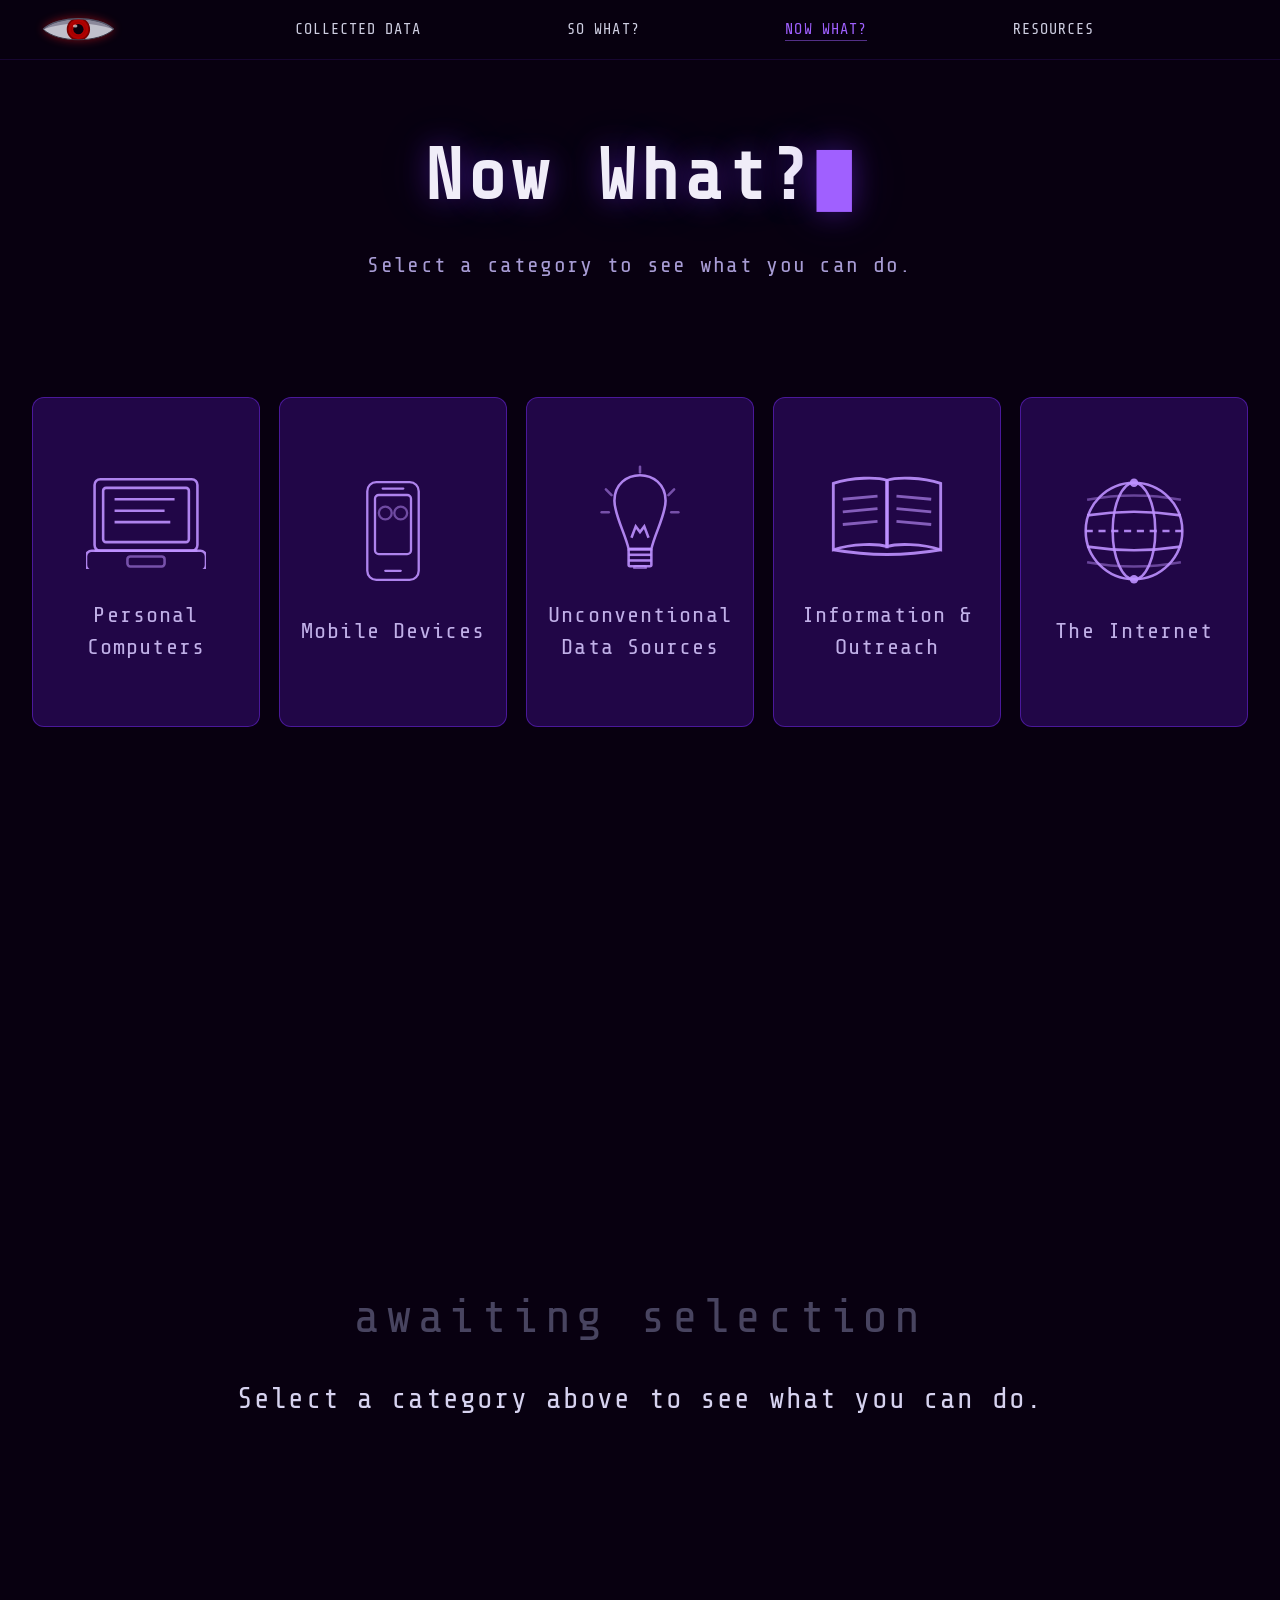
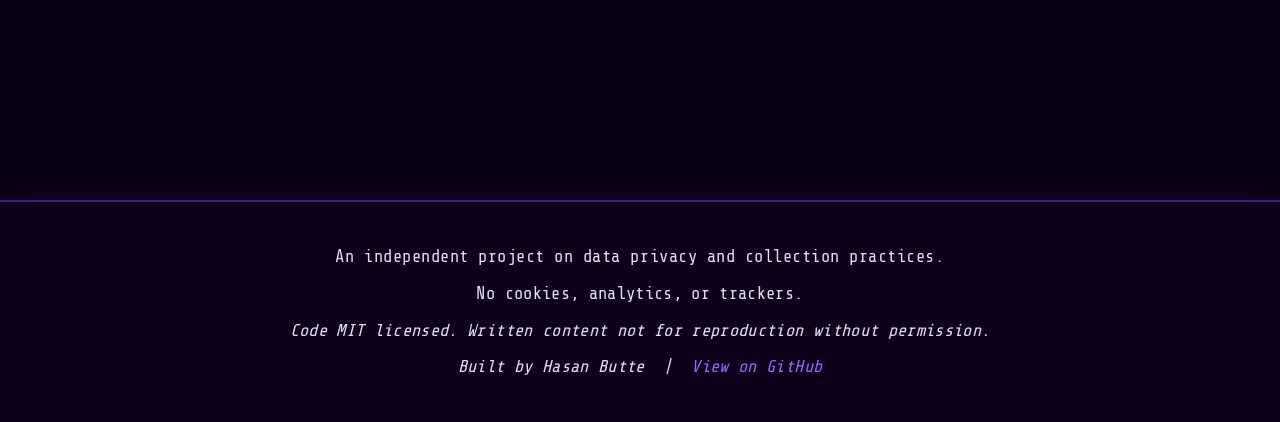
<file: pages/now-what.html>
<!DOCTYPE html>
<html lang="en">
    <head>
        <meta charset="UTF-8" />
        <meta name="viewport" content="width=device-width, initial-scale=1.0" />
        <title>Now What? — URData</title>
        <link rel="preconnect" href="https://fonts.googleapis.com" />
        <link rel="preconnect" href="https://fonts.gstatic.com" crossorigin />
        <link href="https://fonts.googleapis.com/css2?family=Share+Tech+Mono&family=Inter:ital,wght@0,300;0,400;0,600;1,300&display=swap" rel="stylesheet" />
        <link rel="stylesheet" href="../assets/css/now-what-style.css" />
        <link rel="stylesheet" href="../assets/css/nav.css" />
        <link rel="stylesheet" href="../assets/css/scroll-top.css" />
    </head>
    <body>

        <!-- NAV -->
        <nav id="navbar">
            <a href="../index.html" id="nav-eye-link" class="nav-eye-link" aria-label="Back to home">
                <svg id="nav-eye-svg" class="eye-svg" viewBox="0 0 120 60" xmlns="http://www.w3.org/2000/svg">
                    <defs>
                        <clipPath id="nav-eye-clip">
                            <path d="M 5,30 C 27,8 93,8 115,30 C 93,52 27,52 5,30 Z" />
                        </clipPath>
                    </defs>
                    <path class="eye-sclera"    d="M 5,30 C 27,8  93,8  115,30 C 93,52 27,52 5,30 Z" />
                    <path class="eye-lid-shade" d="M 5,30 C 27,8  93,8  115,30 C 80,18 40,18 5,30 Z" />
                    <g clip-path="url(#nav-eye-clip)">
                        <circle class="eye-iris"      cx="60" cy="30" r="17" />
                        <circle class="eye-iris-ring" cx="60" cy="30" r="17" />
                        <circle class="eye-iris-mid"  cx="60" cy="30" r="11" />
                        <circle id="nav-pupil"        class="eye-pupil" cx="60" cy="30" r="8" />
                        <ellipse id="nav-highlight"   class="eye-gleam" cx="55" cy="25" rx="3.5" ry="2.5" />
                    </g>
                    <path class="eye-outline"  d="M 5,30 C 27,8  93,8  115,30 C 93,52 27,52 5,30 Z" />
                    <path class="eye-lid-line" d="M 5,30 C 27,8  93,8  115,30" />
                </svg>
            </a>
            <button id="nav-toggle" class="nav-toggle" aria-label="Toggle navigation menu" aria-expanded="false" aria-controls="nav-links">
                <span class="nav-toggle-bar"></span>
                <span class="nav-toggle-bar"></span>
                <span class="nav-toggle-bar"></span>
            </button>
            <ul class="nav-links" id="nav-links">
                <li data-tooltip="What they know about you might surprise you."><a href="collected.html">Collected Data</a></li>
                <li data-tooltip="Surveillance doesn't stay digital for long."><a href="so-what.html">So What?</a></li>
                <li data-tooltip="The gap between knowing and doing something about it."><a href="now-what.html" class="nav-current">Now What?</a></li>
                <li data-tooltip="Don't take our word for it." class="nav-tip-right"><a href="resources.html">Resources</a></li>
            </ul>
        </nav>

        <!-- SECTION 1: PUZZLE SELECTOR -->
        <section id="puzzle-section">
            <div id="puzzle-intro">
                <h1 id="puzzle-title" class="puzzle-title" data-text="Now What?"></h1>
                <p class="puzzle-tagline">Select a category to see what you can do.</p>
            </div>

            <div id="puzzle-arena">
                <!-- Simple card array — same icons/labels, glow + pull-down on select -->
                <div class="piece-card" data-id="0">
                    <svg class="card-icon" viewBox="-42 -40 84 70" xmlns="http://www.w3.org/2000/svg">
                        <rect x="-36" y="-30" width="72" height="50" rx="4" fill="none"/>
                        <rect x="-30" y="-24" width="60" height="38" rx="2" fill="rgba(120,50,240,0.18)"/>
                        <line x1="-22" y1="-16" x2="20"  y2="-16"/>
                        <line x1="-22" y1="-8"  x2="13"  y2="-8"/>
                        <line x1="-22" y1="0"   x2="17"  y2="0"/>
                        <line x1="-36" y1="20"  x2="36"  y2="20" stroke-width="2"/>
                        <rect x="-42" y="20" width="84" height="14" rx="4" fill="none"/>
                        <rect x="-13" y="24" width="26" height="7"  rx="2" fill="none" opacity="0.6"/>
                    </svg>
                    <span class="card-label">Personal Computers</span>
                </div>

                <div class="piece-card" data-id="1">
                    <svg class="card-icon" viewBox="-22 -42 44 84" xmlns="http://www.w3.org/2000/svg">
                        <rect x="-20" y="-38" width="40" height="76" rx="7" fill="none"/>
                        <rect x="-14" y="-28" width="28" height="46" rx="3" fill="rgba(120,50,240,0.18)"/>
                        <line x1="-8" y1="-33" x2="8"  y2="-33" stroke-width="3" stroke-linecap="round"/>
                        <line x1="-6" y1="31"  x2="6"  y2="31"  stroke-width="3" stroke-linecap="round"/>
                        <circle cx="-6" cy="-14" r="5" fill="none" opacity="0.55"/>
                        <circle cx="6"  cy="-14" r="5" fill="none" opacity="0.55"/>
                    </svg>
                    <span class="card-label">Mobile Devices</span>
                </div>

                <div class="piece-card" data-id="2">
                    <!-- Lightbulb icon -->
                    <svg class="card-icon" viewBox="-28 -42 56 76" xmlns="http://www.w3.org/2000/svg">
                        <!-- Bulb dome: rounder top, shifted down -->
                        <path d="M -18,-14 C -18,-38 18,-38 18,-14 C 18,-4 10,10 8,20 L -8,20 C -10,10 -18,-4 -18,-14 Z" fill="rgba(120,50,240,0.18)"/>
                        <!-- Base box -->
                        <rect x="-8" y="20" width="16" height="12" rx="1" fill="none"/>
                        <!-- Threading lines -->
                        <line x1="-8" y1="24" x2="8" y2="24"/>
                        <line x1="-8" y1="28" x2="8" y2="28"/>
                        <!-- Nub -->
                        <rect x="-4" y="32" width="8" height="2" rx="1" fill="none" opacity="0.7"/>
                        <!-- Filament -->
                        <path d="M -6,12 L -3,4 L 0,8 L 3,4 L 6,12" fill="none" stroke-width="1.4"/>
                        <!-- Shine lines -->
                        <line x1="20" y1="-18" x2="24" y2="-22" stroke-linecap="round" opacity="0.6"/>
                        <line x1="22" y1="-6"  x2="27" y2="-6"  stroke-linecap="round" opacity="0.6"/>
                        <line x1="-20" y1="-18" x2="-24" y2="-22" stroke-linecap="round" opacity="0.6"/>
                        <line x1="-22" y1="-6"  x2="-27" y2="-6"  stroke-linecap="round" opacity="0.6"/>
                        <line x1="0" y1="-38" x2="0" y2="-34" stroke-linecap="round" opacity="0.6"/>
                    </svg>
                    <span class="card-label">Unconventional Data Sources</span>
                </div>

                <div class="piece-card" data-id="3">
                    <!-- Open book icon -->
                    <svg class="card-icon" viewBox="-38 -30 76 60" xmlns="http://www.w3.org/2000/svg">
                        <!-- Left page -->
                        <path d="M 0,-22 C -6,-24 -22,-24 -34,-20 L -34,22 C -22,18 -6,18 0,20 Z" fill="rgba(120,50,240,0.18)"/>
                        <!-- Right page -->
                        <path d="M 0,-22 C 6,-24 22,-24 34,-20 L 34,22 C 22,18 6,18 0,20 Z" fill="rgba(120,50,240,0.18)"/>
                        <!-- Spine -->
                        <line x1="0" y1="-22" x2="0" y2="20" stroke-width="2"/>
                        <!-- Left page lines -->
                        <line x1="-28" y1="-10" x2="-6"  y2="-12" opacity="0.7"/>
                        <line x1="-28" y1="-2"  x2="-6"  y2="-4"  opacity="0.7"/>
                        <line x1="-28" y1="6"   x2="-6"  y2="4"   opacity="0.7"/>
                        <!-- Right page lines -->
                        <line x1="6"   y1="-12" x2="28"  y2="-10" opacity="0.7"/>
                        <line x1="6"   y1="-4"  x2="28"  y2="-2"  opacity="0.7"/>
                        <line x1="6"   y1="4"   x2="28"  y2="6"   opacity="0.7"/>
                        <!-- Bottom curve -->
                        <path d="M -34,22 Q 0,28 34,22" fill="none"/>
                    </svg>
                    <span class="card-label">Information &amp; Outreach</span>
                </div>

                <div class="piece-card" data-id="4">
                    <svg class="card-icon" viewBox="-38 -38 76 76" xmlns="http://www.w3.org/2000/svg">
                        <circle cx="0" cy="0" r="34" fill="none"/>
                        <ellipse cx="0" cy="0" rx="15" ry="34" fill="none"/>
                        <path d="M -33,-11 Q 0,-16 33,-11" fill="none"/>
                        <path d="M -33,11  Q 0,16  33,11"  fill="none"/>
                        <line x1="-34" y1="0" x2="34" y2="0" stroke-dasharray="5 4"/>
                        <path d="M -33,-22 Q 0,-28 33,-22" fill="none" opacity="0.5"/>
                        <path d="M -33,22  Q 0,28  33,22"  fill="none" opacity="0.5"/>
                        <circle cx="0" cy="-34" r="3" fill="currentColor"/>
                        <circle cx="0" cy="34"  r="3" fill="currentColor"/>
                    </svg>
                    <span class="card-label">The Internet</span>
                </div>

            </div>
        </section>

        <!-- SECTION 2: SHAPED CONTENT -->
        <section id="content-section">
            <div id="content-wrap">
                <div id="content-placeholder">
                    <span class="placeholder-label">awaiting selection</span>
                    <p class="placeholder-text">Select a category above to see what you can do.</p>
                </div>
                <article id="content-card"></article>
            </div>
        </section>

        <!-- FOOTER -->
        <footer id="footer">
            <div class="footer-inner">
                <div class="footer-text">
                    <p class="footer-credit">An independent project on data privacy and collection practices.</p>
                    <p class="footer-statement">No cookies, analytics, or trackers.</p>
                    <p class="footer-disclaimer">Code MIT licensed. Written content not for reproduction without permission.</p>
                    <p class="footer-disclaimer">Built by Hasan Butte &nbsp;|&nbsp;
                        <a href="https://github.com/hasan-butte/URData_" target="_blank" rel="noopener" class="footer-gh-link">View on GitHub</a>
                    </p>
                </div>
            </div>
        </footer>

        <button id="scroll-top-btn" class="scroll-top-btn" aria-label="Back to top">&#8593;</button>

        <script src="../assets/js/nav-toggle.js"></script>
        <script src="../assets/js/scroll-top.js"></script>
        <script src="../assets/js/now-what-script.js"></script>
    </body>
</html>
</file>
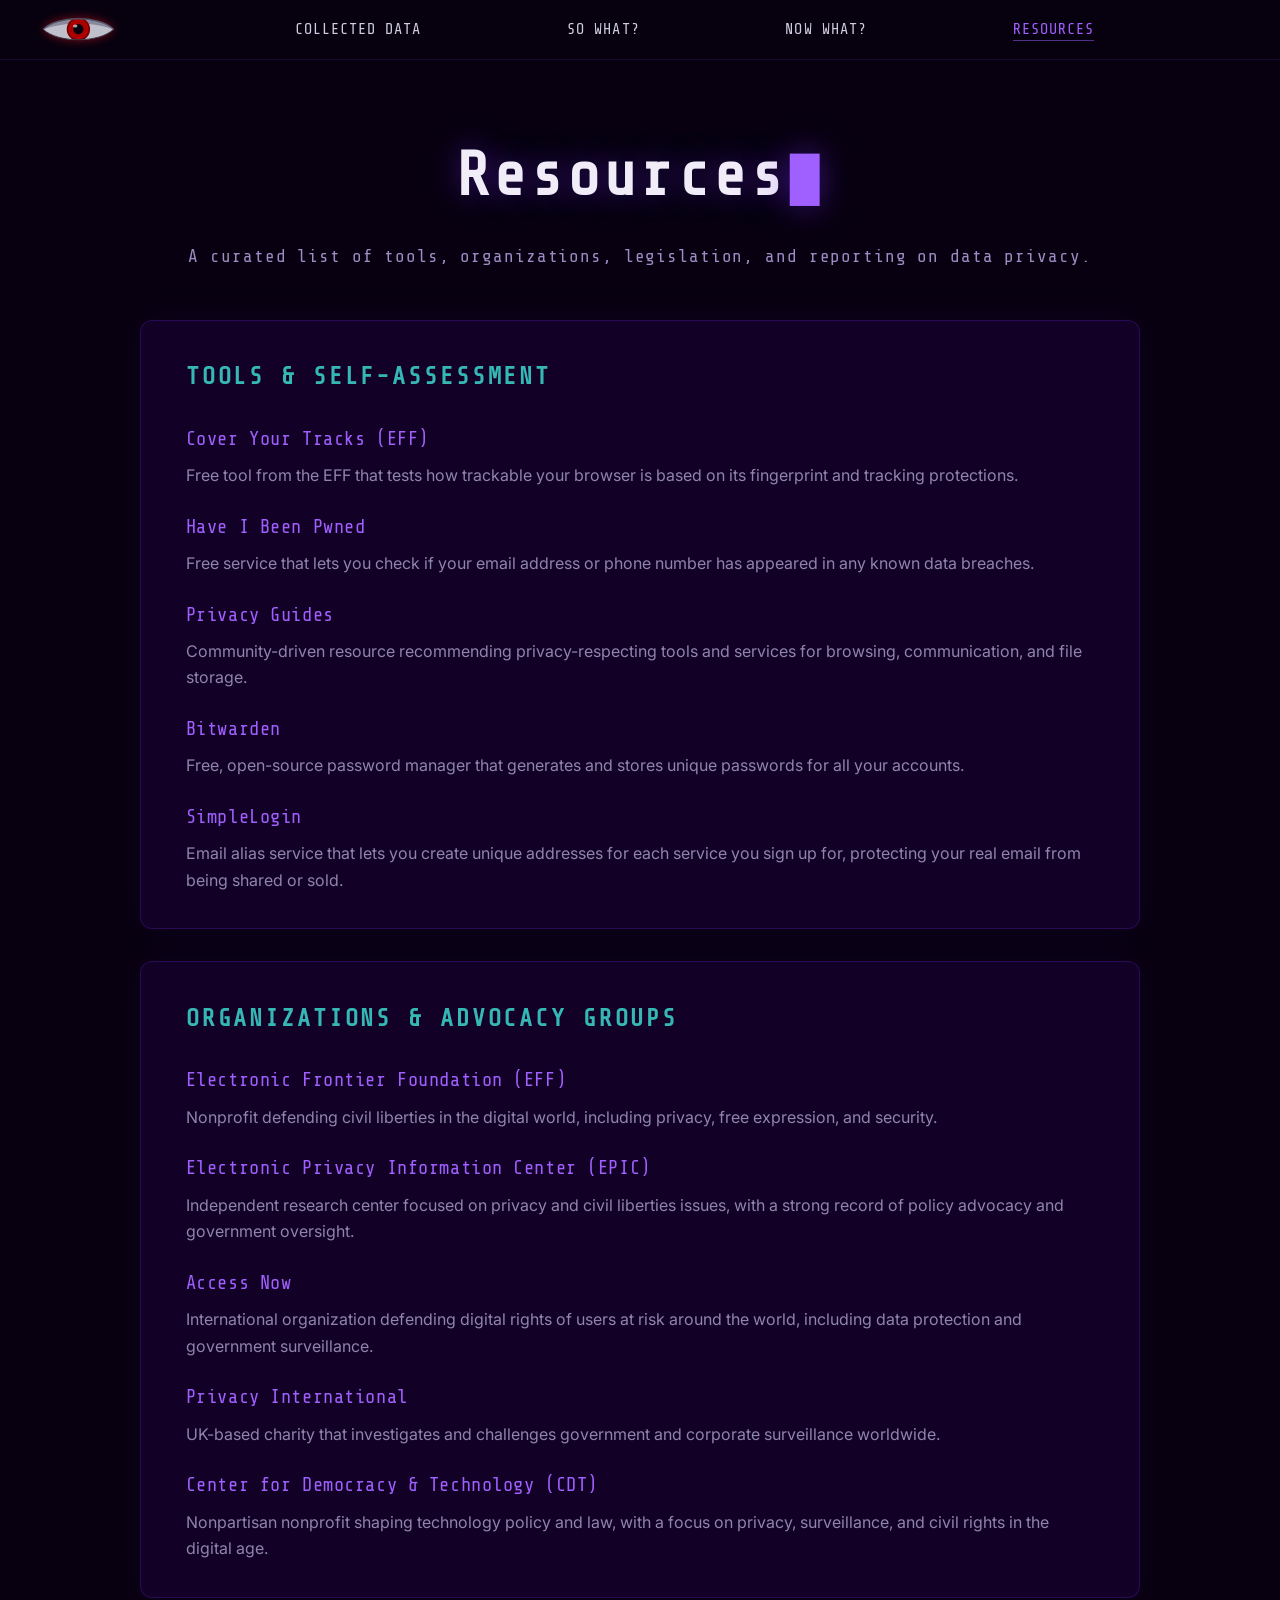
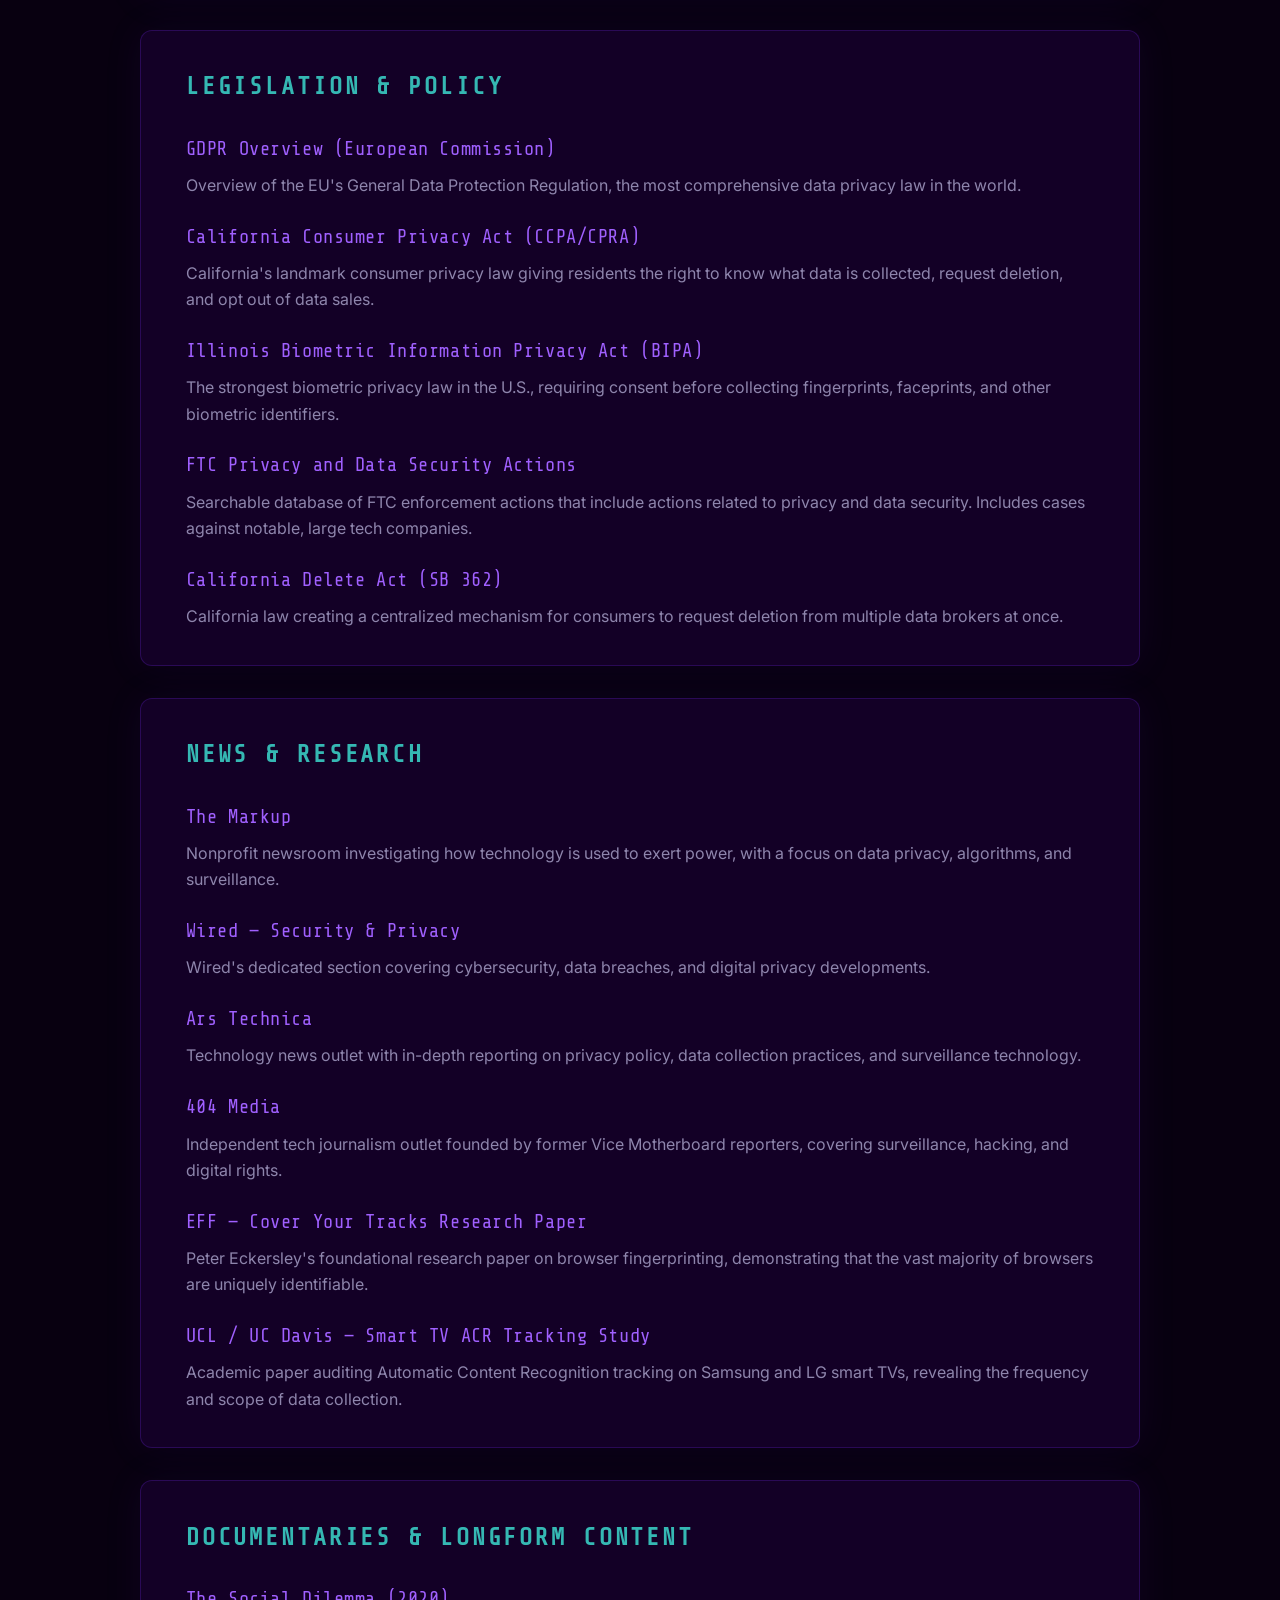
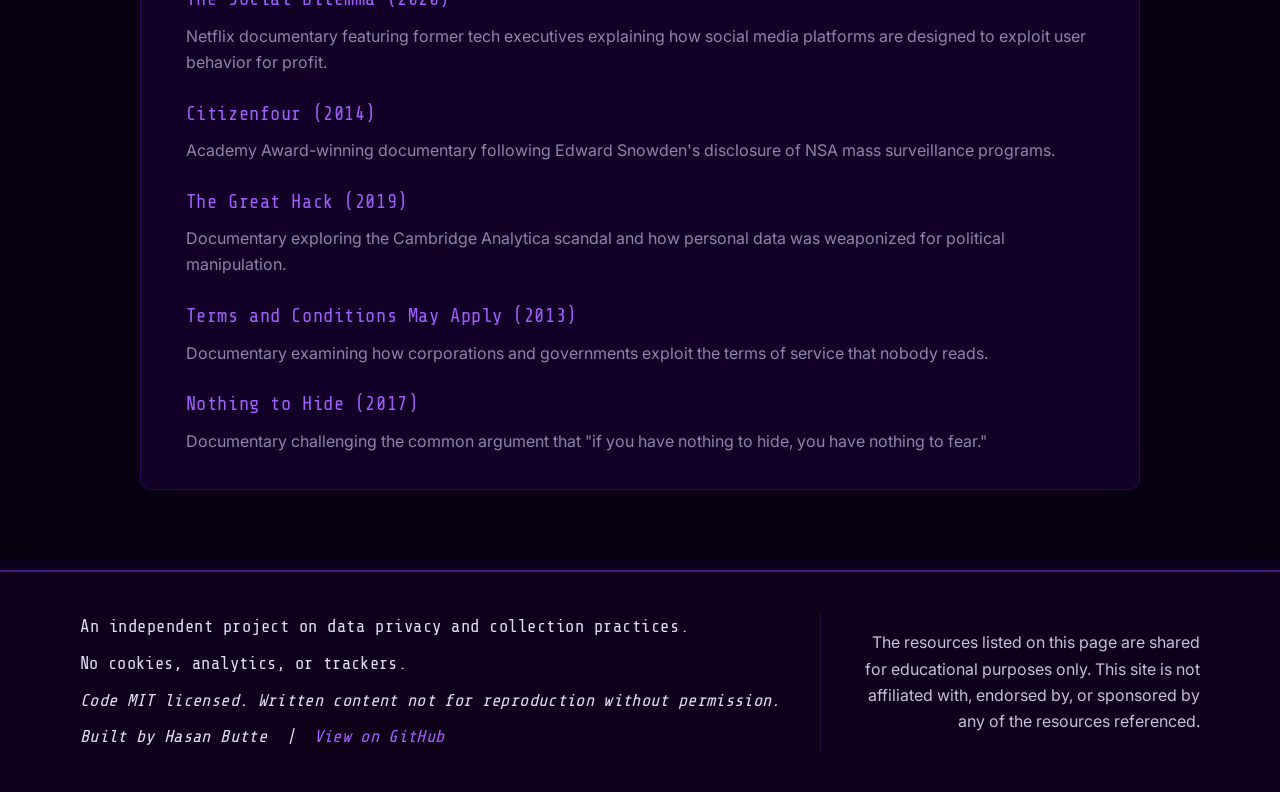
<file: pages/resources.html>
<!DOCTYPE html>
<html lang="en">
    <head>
        <meta charset="UTF-8" />
        <meta name="viewport" content="width=device-width, initial-scale=1.0" />
        <title>Resources — URData</title>
        <link rel="preconnect" href="https://fonts.googleapis.com" />
        <link rel="preconnect" href="https://fonts.gstatic.com" crossorigin />
        <link href="https://fonts.googleapis.com/css2?family=Share+Tech+Mono&family=Inter:ital,wght@0,300;0,400;0,600;1,300&display=swap" rel="stylesheet" />
        <link rel="stylesheet" href="../assets/css/resources-style.css" />
        <link rel="stylesheet" href="../assets/css/nav.css" />
        <link rel="stylesheet" href="../assets/css/scroll-top.css" />
    </head>
    <body>

        <!-- NAV -->
        <nav id="navbar">
            <a href="../index.html" id="nav-eye-link" class="nav-eye-link" aria-label="Back to home">
                <svg id="nav-eye-svg" class="eye-svg" viewBox="0 0 120 60" xmlns="http://www.w3.org/2000/svg">
                    <defs>
                        <clipPath id="nav-eye-clip">
                            <path d="M 5,30 C 27,8 93,8 115,30 C 93,52 27,52 5,30 Z" />
                        </clipPath>
                    </defs>
                    <path class="eye-sclera"    d="M 5,30 C 27,8  93,8  115,30 C 93,52 27,52 5,30 Z" />
                    <path class="eye-lid-shade" d="M 5,30 C 27,8  93,8  115,30 C 80,18 40,18 5,30 Z" />
                    <g clip-path="url(#nav-eye-clip)">
                        <circle class="eye-iris"      cx="60" cy="30" r="17" />
                        <circle class="eye-iris-ring" cx="60" cy="30" r="17" />
                        <circle class="eye-iris-mid"  cx="60" cy="30" r="11" />
                        <circle id="nav-pupil"        class="eye-pupil" cx="60" cy="30" r="8" />
                        <ellipse id="nav-highlight"   class="eye-gleam" cx="55" cy="25" rx="3.5" ry="2.5" />
                    </g>
                    <path class="eye-outline"  d="M 5,30 C 27,8  93,8  115,30 C 93,52 27,52 5,30 Z" />
                    <path class="eye-lid-line" d="M 5,30 C 27,8  93,8  115,30" />
                </svg>
            </a>
            <button id="nav-toggle" class="nav-toggle" aria-label="Toggle navigation menu" aria-expanded="false" aria-controls="nav-links">
                <span class="nav-toggle-bar"></span>
                <span class="nav-toggle-bar"></span>
                <span class="nav-toggle-bar"></span>
            </button>
            <ul class="nav-links" id="nav-links">
                <li data-tooltip="What they know about you might surprise you."><a href="collected.html">Collected Data</a></li>
                <li data-tooltip="Surveillance doesn't stay digital for long."><a href="so-what.html">So What?</a></li>
                <li data-tooltip="The gap between knowing and doing something about it."><a href="now-what.html">Now What?</a></li>
                <li data-tooltip="Don't take our word for it." class="nav-tip-right"><a href="resources.html" class="nav-current">Resources</a></li>
            </ul>
        </nav>

        <!-- PAGE HEADER -->
        <header id="page-header">
            <div id="header-inner">
                <h1 id="page-title" class="page-title" data-text="Resources"></h1>
                <p class="page-tagline">A curated list of tools, organizations, legislation, and reporting on data privacy.</p>
            </div>
        </header>

        <!-- MAIN CONTENT -->
        <main id="sources-main">
            <div class="cards-container">

                <!-- ── CARD 1 ── -->
                <article class="source-card" id="card-1">
                    <h2 class="source-category">Tools &amp; Self-Assessment</h2>
                    <ul class="source-list">
                        <li class="source-item">
                            <a href="https://coveryourtracks.eff.org" class="source-link" target="_blank" rel="noopener noreferrer">Cover Your Tracks (EFF)</a>
                            <p class="source-desc">Free tool from the EFF that tests how trackable your browser is based on its fingerprint and tracking protections.</p>
                        </li>
                        <li class="source-item">
                            <a href="https://haveibeenpwned.com" class="source-link" target="_blank" rel="noopener noreferrer">Have I Been Pwned</a>
                            <p class="source-desc">Free service that lets you check if your email address or phone number has appeared in any known data breaches.</p>
                        </li>
                        <li class="source-item">
                            <a href="https://www.privacyguides.org" class="source-link" target="_blank" rel="noopener noreferrer">Privacy Guides</a>
                            <p class="source-desc">Community-driven resource recommending privacy-respecting tools and services for browsing, communication, and file storage.</p>
                        </li>
                        <li class="source-item">
                            <a href="https://bitwarden.com" class="source-link" target="_blank" rel="noopener noreferrer">Bitwarden</a>
                            <p class="source-desc">Free, open-source password manager that generates and stores unique passwords for all your accounts.</p>
                        </li>
                        <li class="source-item">
                            <a href="https://simplelogin.io" class="source-link" target="_blank" rel="noopener noreferrer">SimpleLogin</a>
                            <p class="source-desc">Email alias service that lets you create unique addresses for each service you sign up for, protecting your real email from being shared or sold.</p>
                        </li>
                    </ul>
                </article>

                <!-- ── CARD 2 ── -->
                <article class="source-card" id="card-2">
                    <h2 class="source-category">Organizations &amp; Advocacy Groups</h2>
                    <ul class="source-list">
                        <li class="source-item">
                            <a href="https://www.eff.org" class="source-link" target="_blank" rel="noopener noreferrer">Electronic Frontier Foundation (EFF)</a>
                            <p class="source-desc">Nonprofit defending civil liberties in the digital world, including privacy, free expression, and security.</p>
                        </li>
                        <li class="source-item">
                            <a href="https://epic.org" class="source-link" target="_blank" rel="noopener noreferrer">Electronic Privacy Information Center (EPIC)</a>
                            <p class="source-desc">Independent research center focused on privacy and civil liberties issues, with a strong record of policy advocacy and government oversight.</p>
                        </li>
                        <li class="source-item">
                            <a href="https://www.accessnow.org" class="source-link" target="_blank" rel="noopener noreferrer">Access Now</a>
                            <p class="source-desc">International organization defending digital rights of users at risk around the world, including data protection and government surveillance.</p>
                        </li>
                        <li class="source-item">
                            <a href="https://privacyinternational.org" class="source-link" target="_blank" rel="noopener noreferrer">Privacy International</a>
                            <p class="source-desc">UK-based charity that investigates and challenges government and corporate surveillance worldwide.</p>
                        </li>
                        <li class="source-item">
                            <a href="https://cdt.org" class="source-link" target="_blank" rel="noopener noreferrer">Center for Democracy &amp; Technology (CDT)</a>
                            <p class="source-desc">Nonpartisan nonprofit shaping technology policy and law, with a focus on privacy, surveillance, and civil rights in the digital age.</p>
                        </li>
                    </ul>
                </article>

                <!-- ── CARD 3 ── -->
                <article class="source-card" id="card-3">
                    <h2 class="source-category">Legislation &amp; Policy</h2>
                    <ul class="source-list">
                        <li class="source-item">
                            <a href="https://commission.europa.eu/law/law-topic/data-protection_en" class="source-link" target="_blank" rel="noopener noreferrer">GDPR Overview (European Commission)</a>
                            <p class="source-desc">Overview of the EU's General Data Protection Regulation, the most comprehensive data privacy law in the world.</p>
                        </li>
                        <li class="source-item">
                            <a href="https://oag.ca.gov/privacy/ccpa" class="source-link" target="_blank" rel="noopener noreferrer">California Consumer Privacy Act (CCPA/CPRA)</a>
                            <p class="source-desc">California's landmark consumer privacy law giving residents the right to know what data is collected, request deletion, and opt out of data sales.</p>
                        </li>
                        <li class="source-item">
                            <a href="https://www.ilga.gov/Legislation/ILCS/Articles?ActID=3004&amp;ChapterID=57" class="source-link" target="_blank" rel="noopener noreferrer">Illinois Biometric Information Privacy Act (BIPA)</a>
                            <p class="source-desc">The strongest biometric privacy law in the U.S., requiring consent before collecting fingerprints, faceprints, and other biometric identifiers.</p>
                        </li>
                        <li class="source-item">
                            <a href="https://www.ftc.gov/legal-library/browse/cases-proceedings?search_api_fulltext=privacy" class="source-link" target="_blank" rel="noopener noreferrer">FTC Privacy and Data Security Actions</a>
                            <p class="source-desc">Searchable database of FTC enforcement actions that include actions related to privacy and data security. Includes cases against notable, large tech companies.</p>
                        </li>
                        <li class="source-item">
                            <a href="https://leginfo.legislature.ca.gov/faces/billNavClient.xhtml?bill_id=202320240SB362" class="source-link" target="_blank" rel="noopener noreferrer">California Delete Act (SB 362)</a>
                            <p class="source-desc">California law creating a centralized mechanism for consumers to request deletion from multiple data brokers at once.</p>
                        </li>
                    </ul>
                </article>

                <!-- ── CARD 4 ── -->
                <article class="source-card" id="card-4">
                    <h2 class="source-category">News &amp; Research</h2>
                    <ul class="source-list">
                        <li class="source-item">
                            <a href="https://themarkup.org" class="source-link" target="_blank" rel="noopener noreferrer">The Markup</a>
                            <p class="source-desc">Nonprofit newsroom investigating how technology is used to exert power, with a focus on data privacy, algorithms, and surveillance.</p>
                        </li>
                        <li class="source-item">
                            <a href="https://www.wired.com/category/security/" class="source-link" target="_blank" rel="noopener noreferrer">Wired — Security &amp; Privacy</a>
                            <p class="source-desc">Wired's dedicated section covering cybersecurity, data breaches, and digital privacy developments.</p>
                        </li>
                        <li class="source-item">
                            <a href="https://arstechnica.com/tag/privacy/" class="source-link" target="_blank" rel="noopener noreferrer">Ars Technica</a>
                            <p class="source-desc">Technology news outlet with in-depth reporting on privacy policy, data collection practices, and surveillance technology.</p>
                        </li>
                        <li class="source-item">
                            <a href="https://www.404media.co" class="source-link" target="_blank" rel="noopener noreferrer">404 Media</a>
                            <p class="source-desc">Independent tech journalism outlet founded by former Vice Motherboard reporters, covering surveillance, hacking, and digital rights.</p>
                        </li>
                        <li class="source-item">
                            <a href="https://coveryourtracks.eff.org/static/browser-uniqueness.pdf" class="source-link" target="_blank" rel="noopener noreferrer">EFF — Cover Your Tracks Research Paper</a>
                            <p class="source-desc">Peter Eckersley's foundational research paper on browser fingerprinting, demonstrating that the vast majority of browsers are uniquely identifiable.</p>
                        </li>
                        <li class="source-item">
                            <a href="https://arxiv.org/abs/2409.06203" class="source-link" target="_blank" rel="noopener noreferrer">UCL / UC Davis — Smart TV ACR Tracking Study</a>
                            <p class="source-desc">Academic paper auditing Automatic Content Recognition tracking on Samsung and LG smart TVs, revealing the frequency and scope of data collection.</p>
                        </li>
                    </ul>
                </article>

                <!-- ── CARD 5 ── -->
                <article class="source-card" id="card-5">
                    <h2 class="source-category">Documentaries &amp; Longform Content</h2>
                    <ul class="source-list">
                        <li class="source-item">
                            <a href="https://www.thesocialdilemma.com" class="source-link" target="_blank" rel="noopener noreferrer">The Social Dilemma (2020)</a>
                            <p class="source-desc">Netflix documentary featuring former tech executives explaining how social media platforms are designed to exploit user behavior for profit.</p>
                        </li>
                        <li class="source-item">
                            <a href="https://citizenfourfilm.com" class="source-link" target="_blank" rel="noopener noreferrer">Citizenfour (2014)</a>
                            <p class="source-desc">Academy Award-winning documentary following Edward Snowden's disclosure of NSA mass surveillance programs.</p>
                        </li>
                        <li class="source-item">
                            <a href="https://www.netflix.com/title/80117542" class="source-link" target="_blank" rel="noopener noreferrer">The Great Hack (2019)</a>
                            <p class="source-desc">Documentary exploring the Cambridge Analytica scandal and how personal data was weaponized for political manipulation.</p>
                        </li>
                        <li class="source-item">
                            <a href="https://www.imdb.com/title/tt2084953/" class="source-link" target="_blank" rel="noopener noreferrer">Terms and Conditions May Apply (2013)</a>
                            <p class="source-desc">Documentary examining how corporations and governments exploit the terms of service that nobody reads.</p>
                        </li>
                        <li class="source-item">
                            <a href="https://www.imdb.com/title/tt7189718/" class="source-link" target="_blank" rel="noopener noreferrer">Nothing to Hide (2017)</a>
                            <p class="source-desc">Documentary challenging the common argument that "if you have nothing to hide, you have nothing to fear."</p>
                        </li>
                    </ul>
                </article>

            </div>
        </main>

        <!-- FOOTER -->
        <footer id="footer">
            <div class="footer-inner">
                <div class="footer-left">
                    <div class="footer-text">
                        <p class="footer-credit">An independent project on data privacy and collection practices.</p>
                        <p class="footer-statement">No cookies, analytics, or trackers.</p>
                        <p class="footer-disclaimer">Code MIT licensed. Written content not for reproduction without permission.</p>
                        <p class="footer-disclaimer">Built by Hasan Butte &nbsp;|&nbsp;
                            <a href="https://github.com/hasan-butte/URData_" target="_blank" rel="noopener" class="footer-gh-link">View on GitHub</a>
                        </p>
                    </div>
                </div>
                <div class="footer-divider"></div>
                <p class="footer-trademark">The resources listed on this page are shared for educational purposes only. This site is not affiliated with, endorsed by, or sponsored by any of the resources referenced.</p>
            </div>
        </footer>

        <button id="scroll-top-btn" class="scroll-top-btn" aria-label="Back to top">&#8593;</button>

        <script src="../assets/js/nav-toggle.js"></script>
        <script src="../assets/js/scroll-top.js"></script>
        <script src="../assets/js/resources-script.js"></script>
    </body>
</html>
</file>
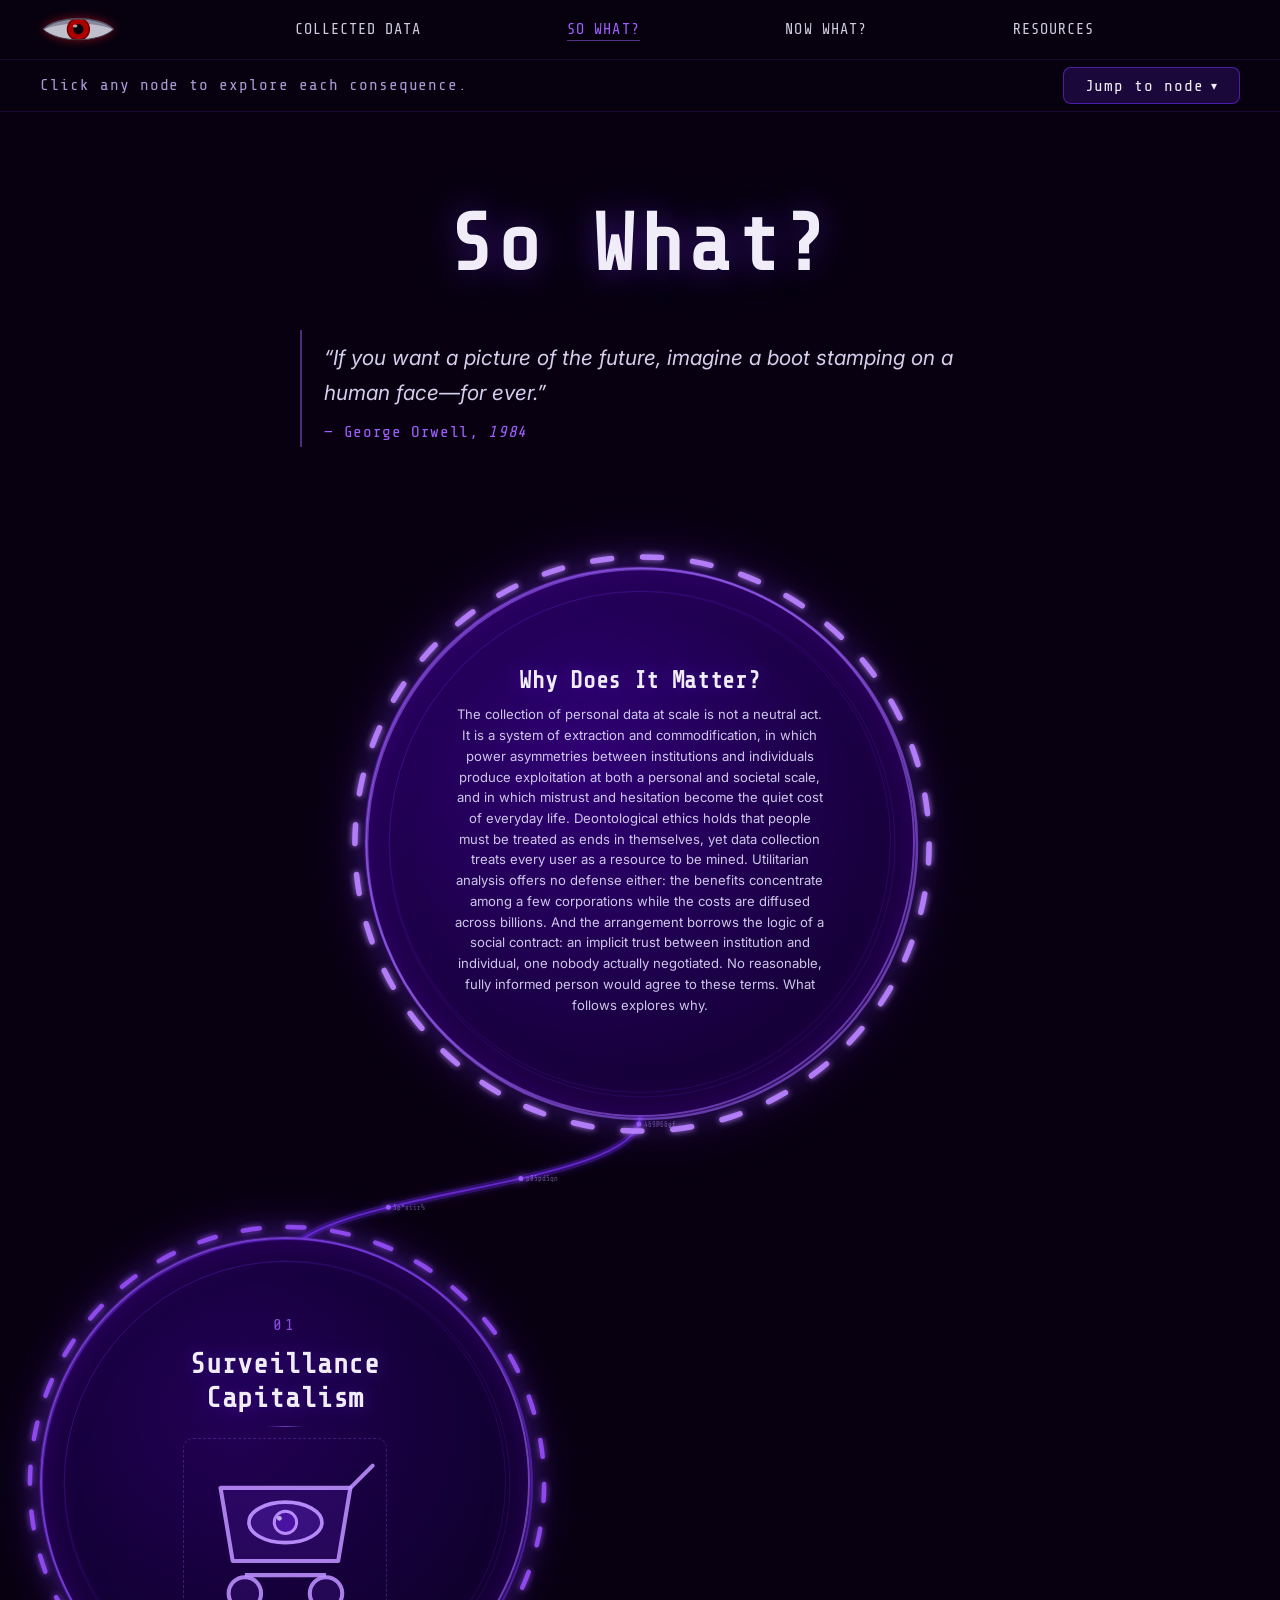
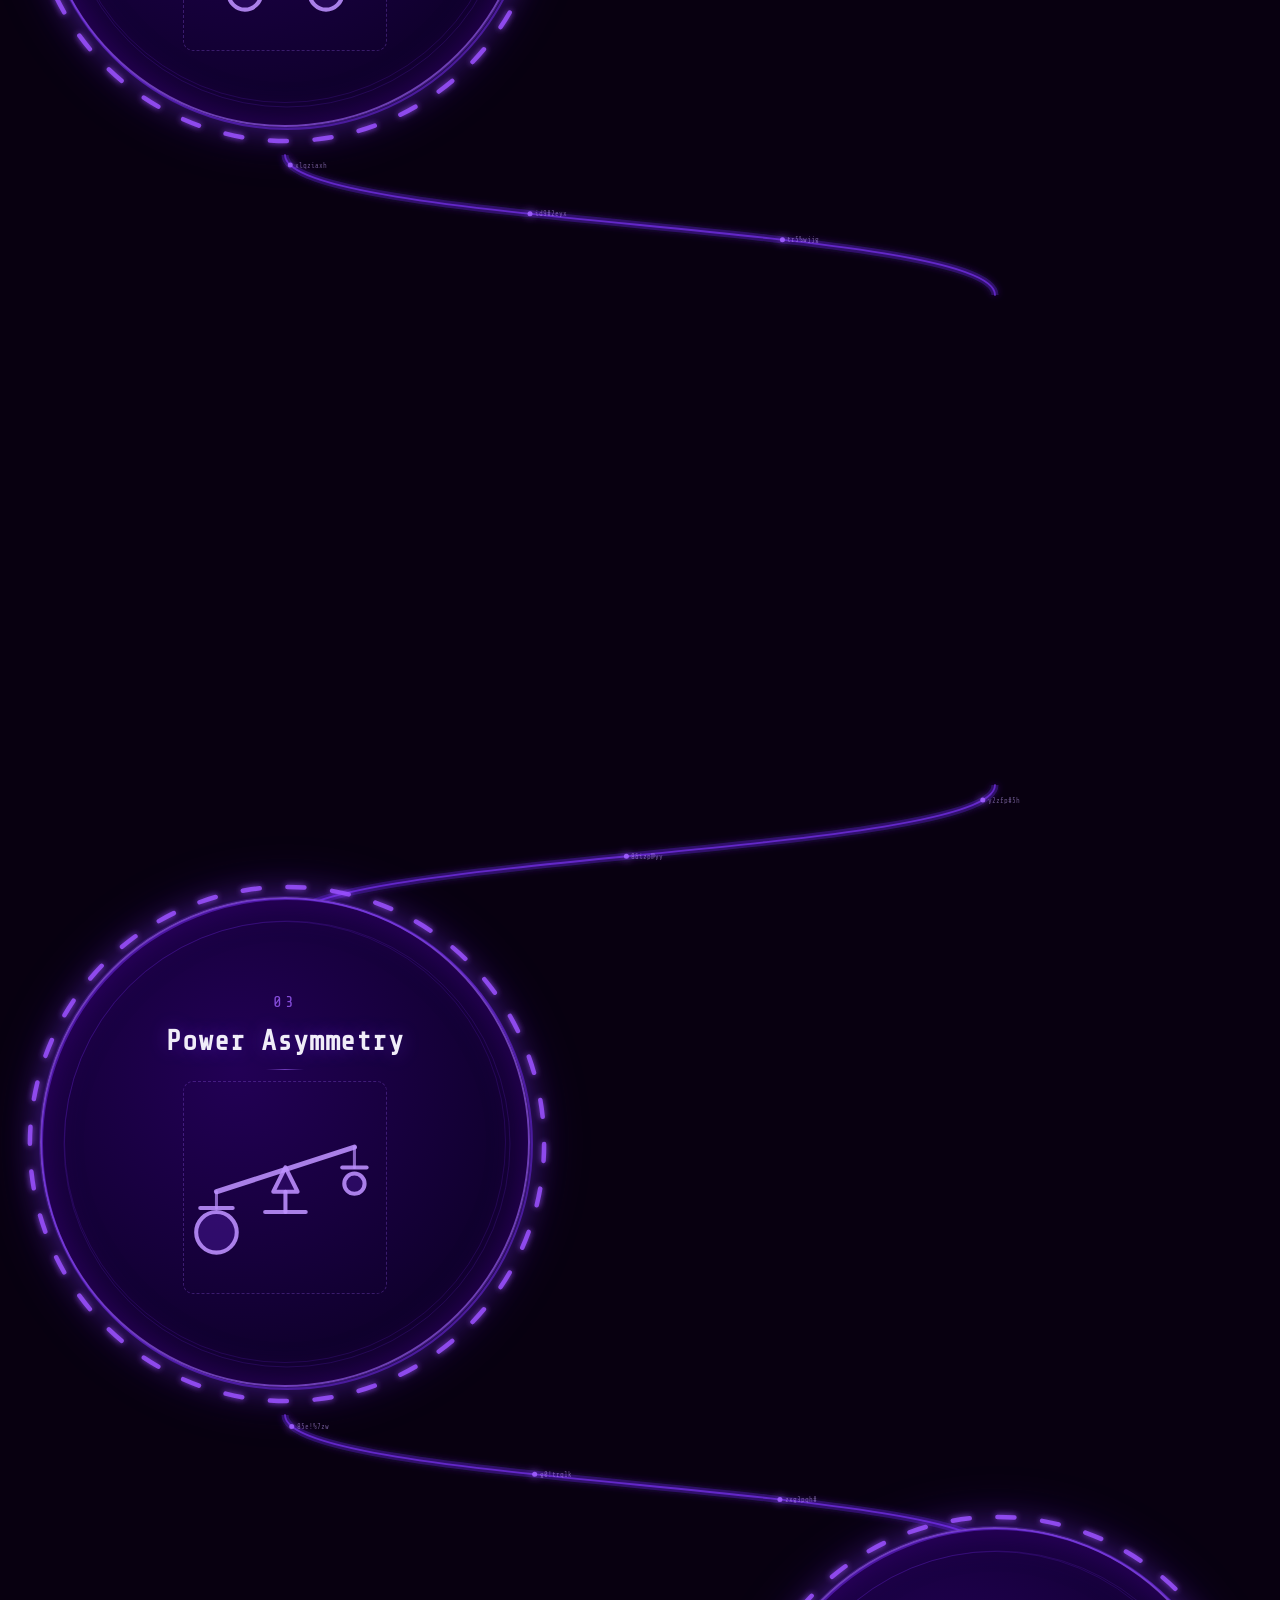
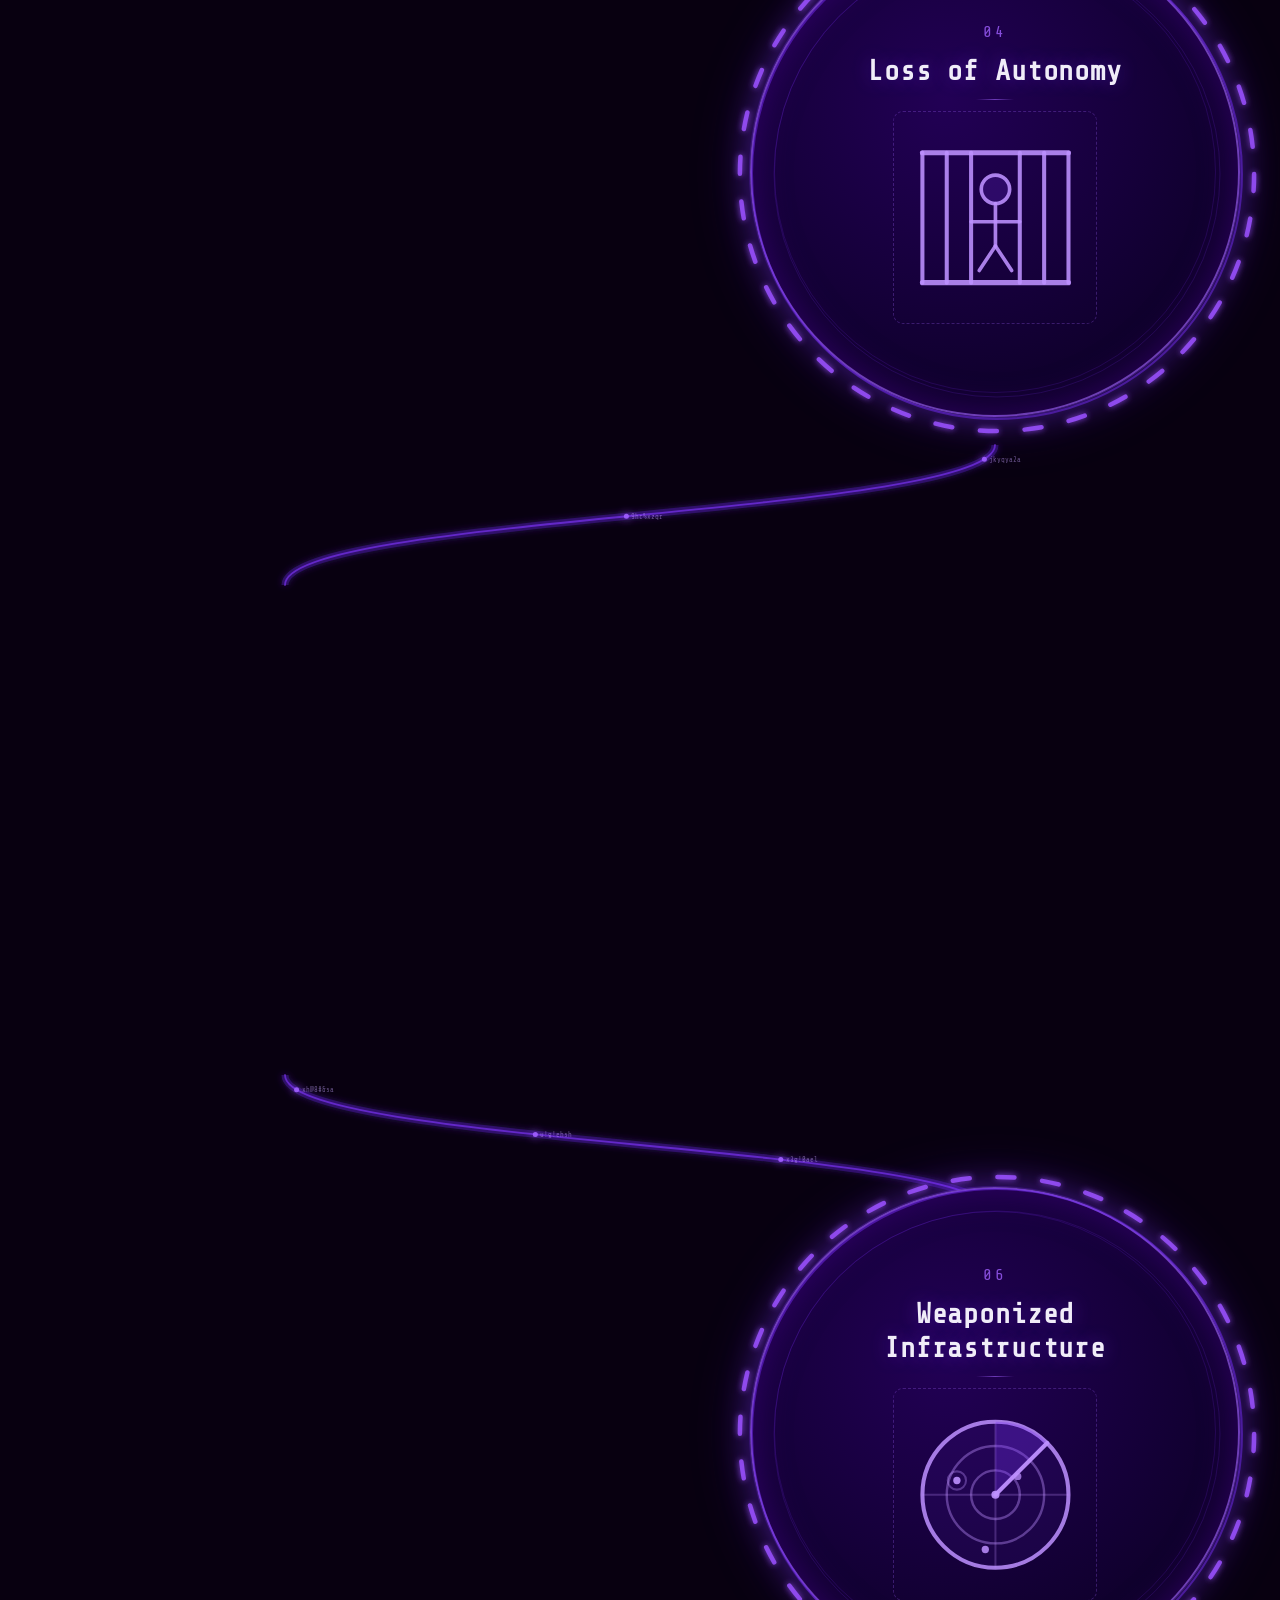
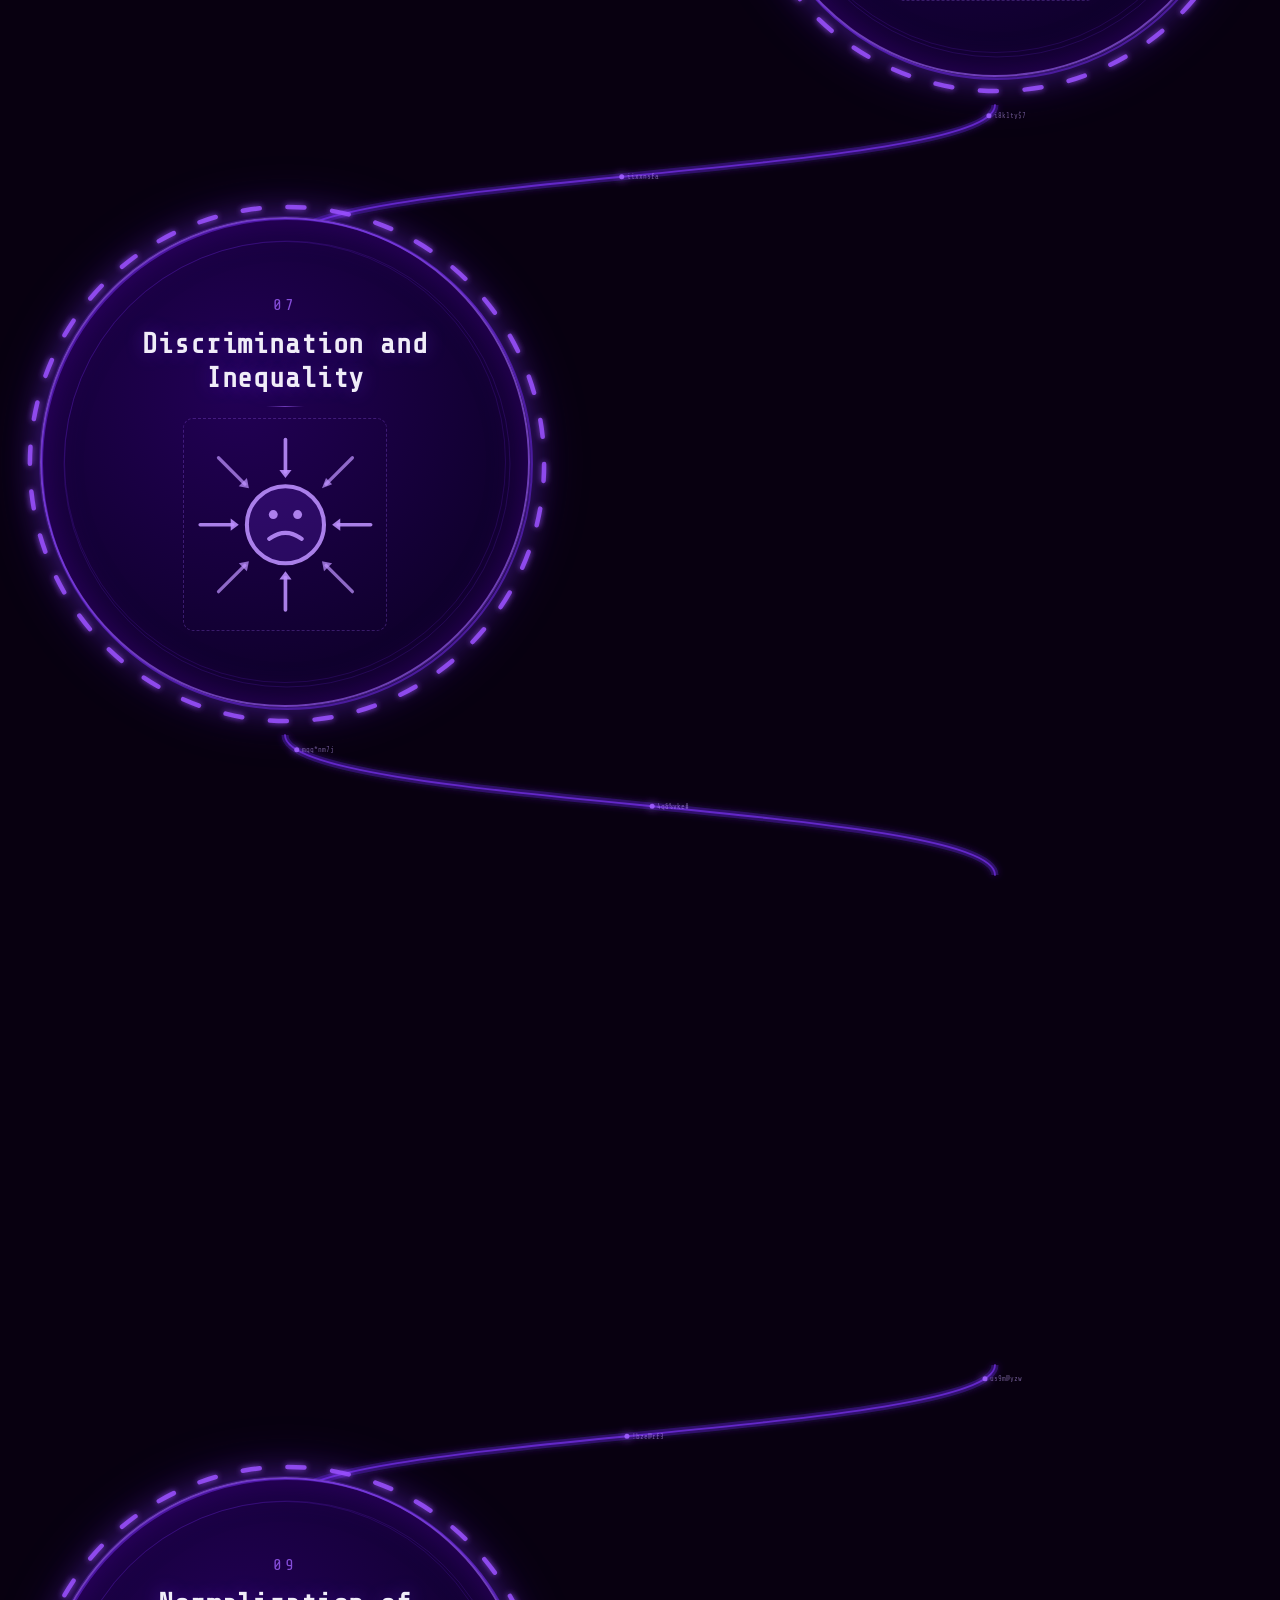
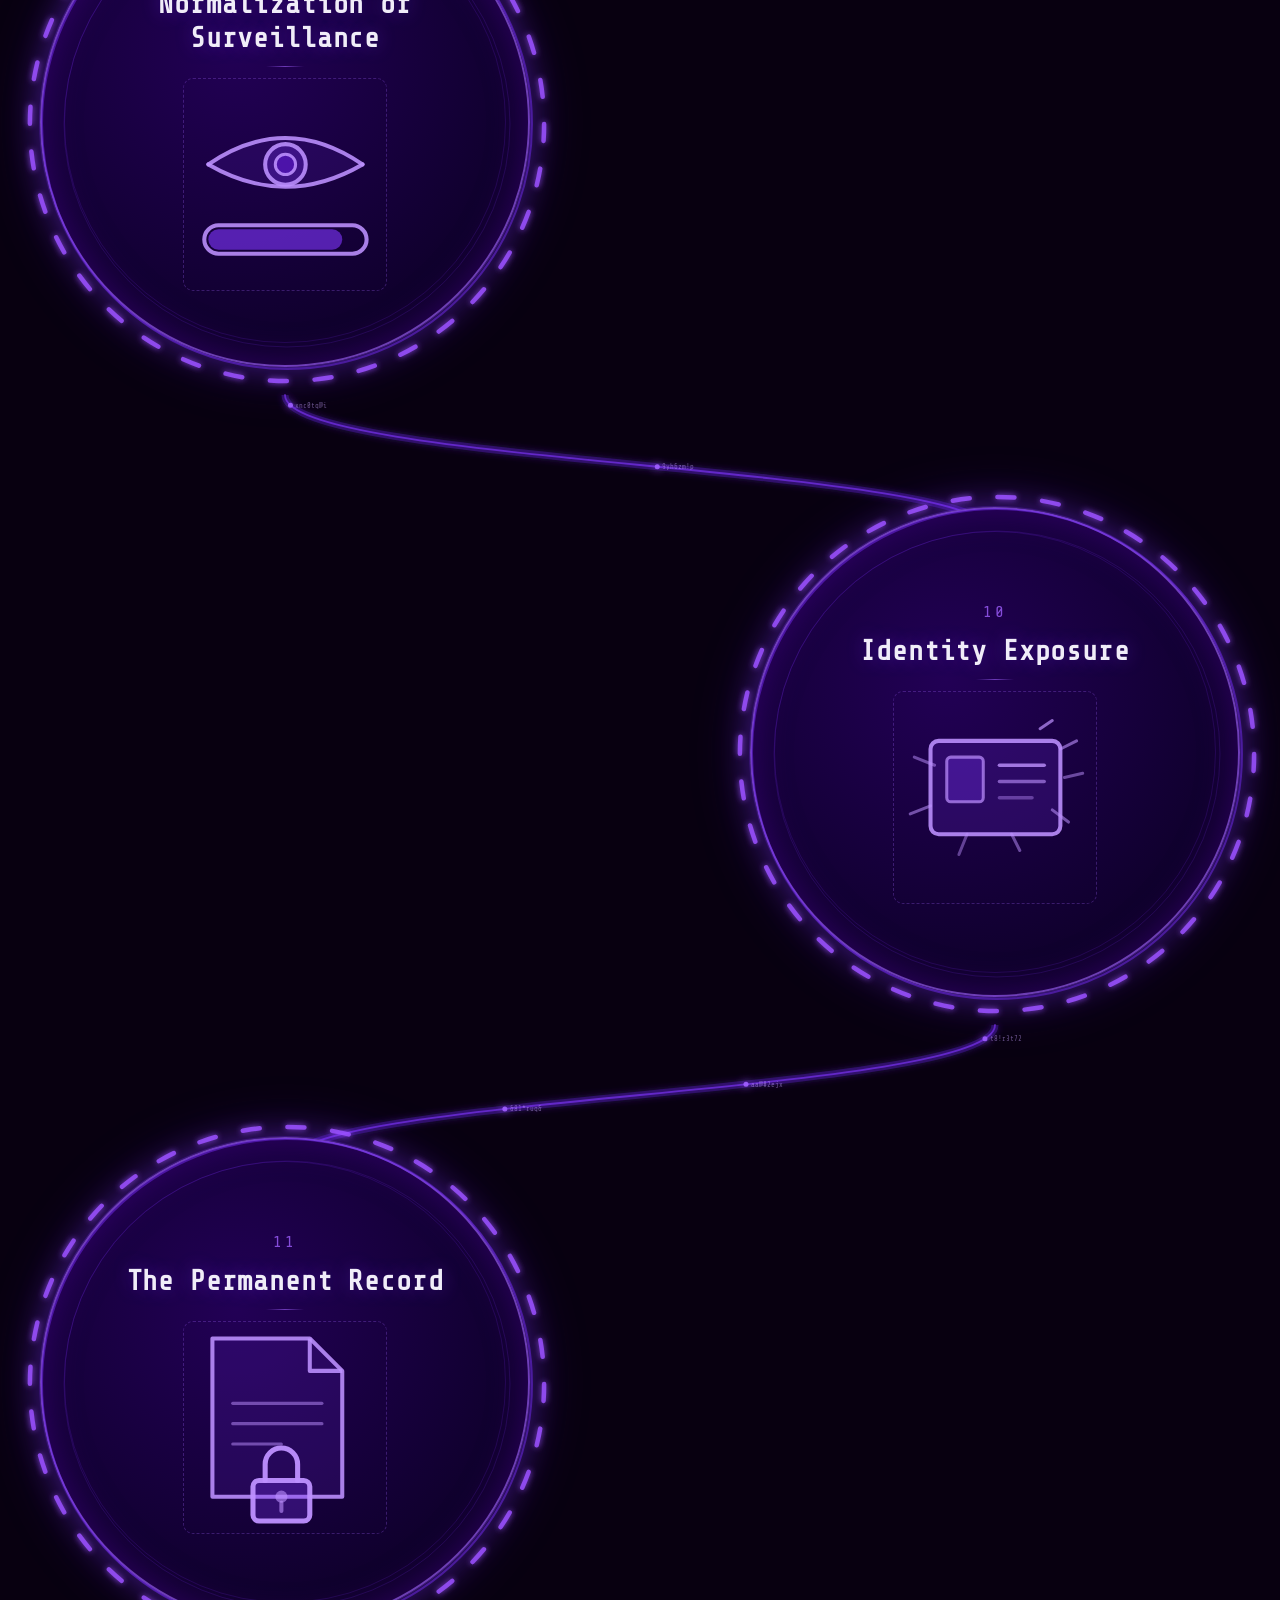
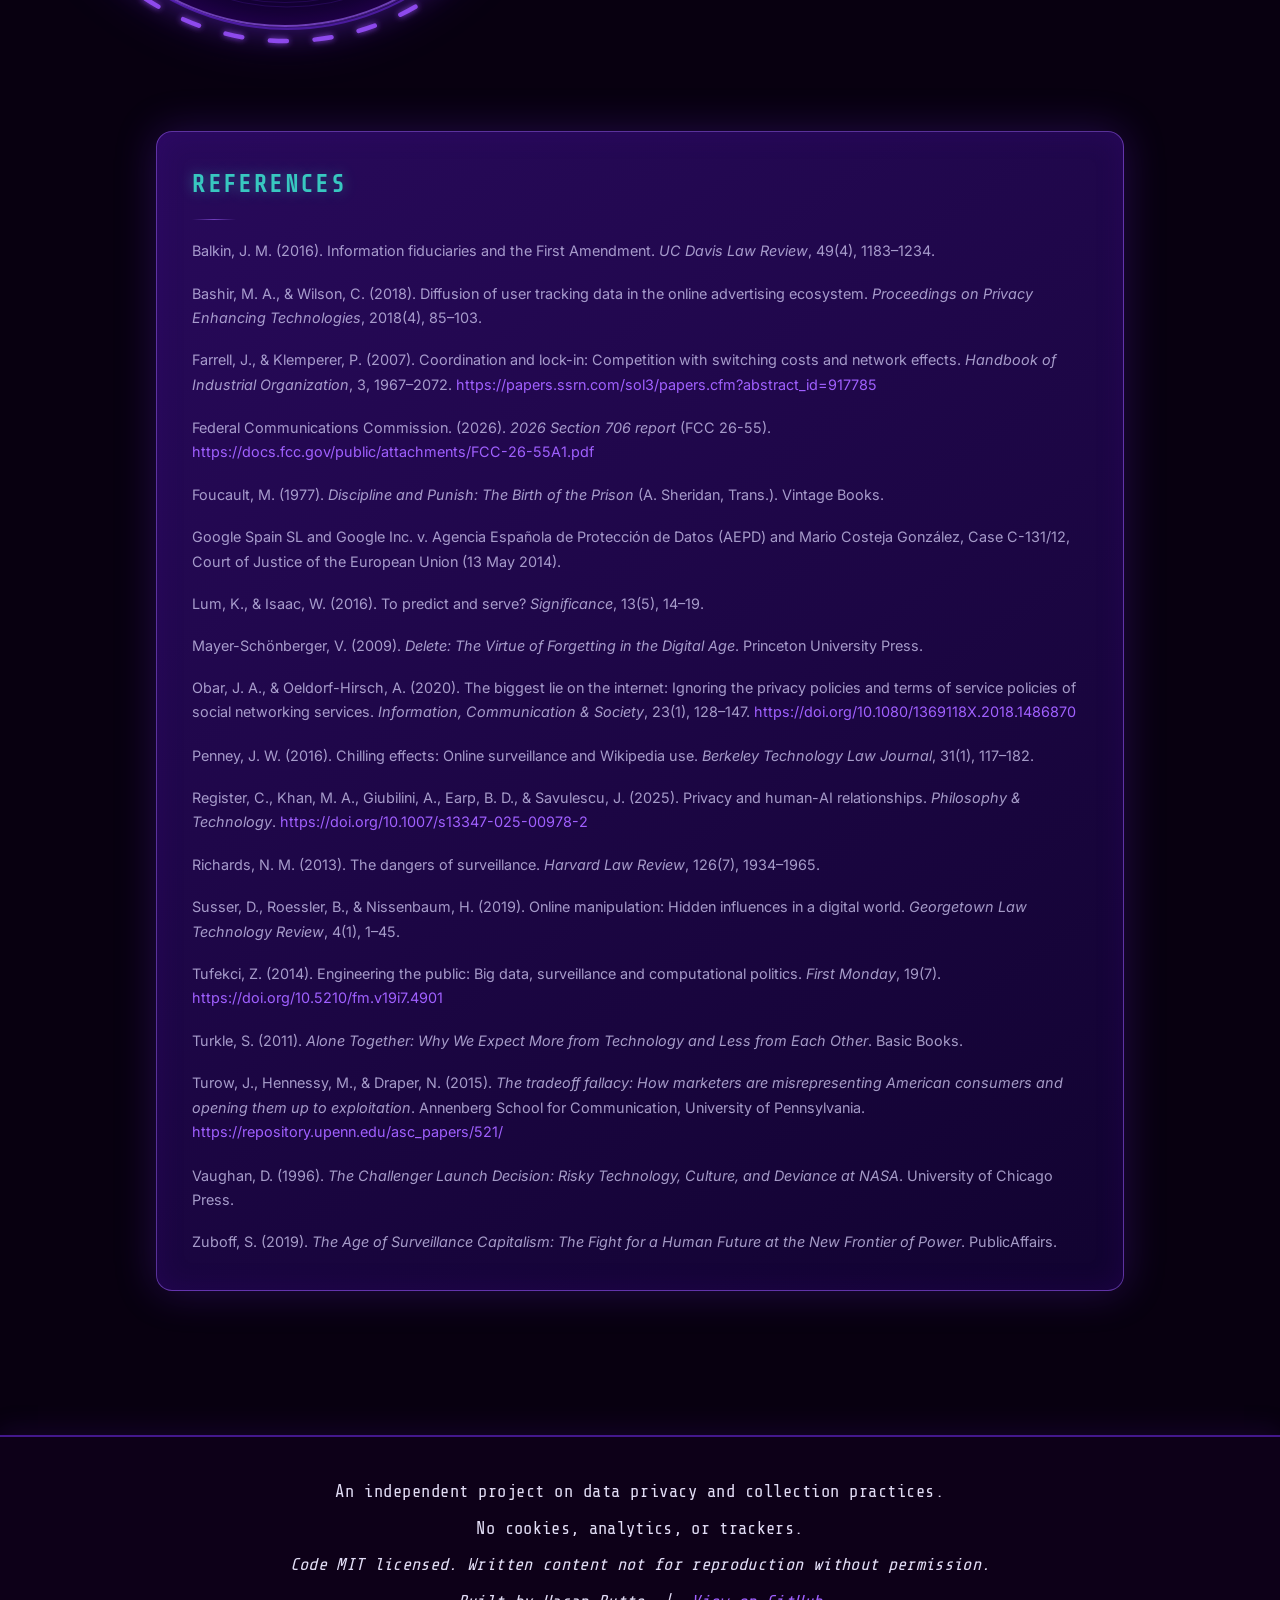
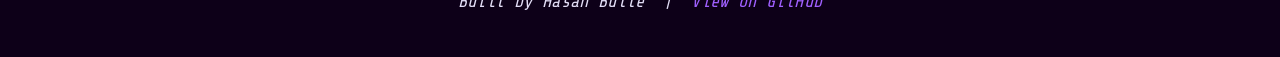
<file: pages/so-what.html>
<!DOCTYPE html>
<html lang="en">
    <head>
        <meta charset="UTF-8" />
        <meta name="viewport" content="width=device-width, initial-scale=1.0" />
        <title>So What? — URData</title>
        <link rel="preconnect" href="https://fonts.googleapis.com" />
        <link rel="preconnect" href="https://fonts.gstatic.com" crossorigin />
        <link href="https://fonts.googleapis.com/css2?family=Share+Tech+Mono&family=Inter:ital,wght@0,300;0,400;0,600;1,300&display=swap" rel="stylesheet" />
        <link rel="stylesheet" href="../assets/css/so-what-style.css" />
        <link rel="stylesheet" href="../assets/css/nav.css" />
        <link rel="stylesheet" href="../assets/css/scroll-top.css" />
    </head>
    <body>

        <!-- NAV -->
        <nav id="navbar">
            <a href="../index.html" id="nav-eye-link" class="nav-eye-link" aria-label="Back to home">
                <svg id="nav-eye-svg" class="eye-svg" viewBox="0 0 120 60" xmlns="http://www.w3.org/2000/svg">
                    <defs>
                        <clipPath id="nav-eye-clip">
                            <path d="M 5,30 C 27,8 93,8 115,30 C 93,52 27,52 5,30 Z" />
                        </clipPath>
                    </defs>
                    <path class="eye-sclera"    d="M 5,30 C 27,8  93,8  115,30 C 93,52 27,52 5,30 Z" />
                    <path class="eye-lid-shade" d="M 5,30 C 27,8  93,8  115,30 C 80,18 40,18 5,30 Z" />
                    <g clip-path="url(#nav-eye-clip)">
                        <circle class="eye-iris"      cx="60" cy="30" r="17" />
                        <circle class="eye-iris-ring" cx="60" cy="30" r="17" />
                        <circle class="eye-iris-mid"  cx="60" cy="30" r="11" />
                        <circle id="nav-pupil"        class="eye-pupil" cx="60" cy="30" r="8" />
                        <ellipse id="nav-highlight"   class="eye-gleam" cx="55" cy="25" rx="3.5" ry="2.5" />
                    </g>
                    <path class="eye-outline"  d="M 5,30 C 27,8  93,8  115,30 C 93,52 27,52 5,30 Z" />
                    <path class="eye-lid-line" d="M 5,30 C 27,8  93,8  115,30" />
                </svg>
            </a>
            <button id="nav-toggle" class="nav-toggle" aria-label="Toggle navigation menu" aria-expanded="false" aria-controls="nav-links">
                <span class="nav-toggle-bar"></span>
                <span class="nav-toggle-bar"></span>
                <span class="nav-toggle-bar"></span>
            </button>
            <ul class="nav-links" id="nav-links">
                <li data-tooltip="What they know about you might surprise you."><a href="collected.html">Collected Data</a></li>
                <li data-tooltip="Surveillance doesn't stay digital for long."><a href="so-what.html" class="nav-current">So What?</a></li>
                <li data-tooltip="The gap between knowing and doing something about it."><a href="now-what.html">Now What?</a></li>
                <li data-tooltip="Don't take our word for it." class="nav-tip-right"><a href="resources.html">Resources</a></li>
            </ul>
        </nav>

        <!-- FIXED SUBHEADER -->
        <header id="sowhat-header">
            <div class="header-left">
                <p class="header-instruction">Click any node to explore each consequence.</p>
            </div>
            <div class="header-right">
                <div class="dropdown-wrap">
                    <button class="dropdown-toggle" id="sw-dropdown-toggle" aria-haspopup="listbox" aria-expanded="false">
                        Jump to node <span class="dropdown-arrow">▾</span>
                    </button>
                    <ul class="dropdown-menu" id="sw-dropdown-menu" role="listbox">
                        <li><a href="#" data-node-id="node-1">01 — Surveillance Capitalism</a></li>
                        <li><a href="#" data-node-id="node-2">02 — Illusion of Choice</a></li>
                        <li><a href="#" data-node-id="node-3">03 — Power Asymmetry</a></li>
                        <li><a href="#" data-node-id="node-4">04 — Loss of Autonomy</a></li>
                        <li><a href="#" data-node-id="node-5">05 — Manufactured Intimacy</a></li>
                        <li><a href="#" data-node-id="node-6">06 — Weaponized Infrastructure</a></li>
                        <li><a href="#" data-node-id="node-7">07 — Discrimination and Inequality</a></li>
                        <li><a href="#" data-node-id="node-8">08 — Erosion of Trust</a></li>
                        <li><a href="#" data-node-id="node-9">09 — Normalization of Surveillance</a></li>
                        <li><a href="#" data-node-id="node-10">10 — Identity Exposure</a></li>
                        <li><a href="#" data-node-id="node-11">11 — The Permanent Record</a></li>
                    </ul>
                </div>
            </div>
        </header>

        <!-- MAIN -->
        <main id="sowhat-main">

            <div id="page-intro">
                <h1 id="intro-title" class="intro-title" data-text="So What?"></h1>
                <blockquote class="intro-quote">
                    <p class="intro-quote-text">&ldquo;If you want a picture of the future, imagine a boot stamping on a human face&mdash;for ever.&rdquo;</p>
                    <cite class="intro-quote-cite">&mdash; George Orwell, <em>1984</em></cite>
                </blockquote>
            </div>

            <div id="node-canvas-wrap">

                <svg id="connections-svg" aria-hidden="true">
                    <defs>
                        <filter id="path-glow" x="-30%" y="-30%" width="160%" height="160%">
                            <feGaussianBlur in="SourceGraphic" stdDeviation="3.5" result="blur" />
                            <feMerge>
                                <feMergeNode in="blur" />
                                <feMergeNode in="SourceGraphic" />
                            </feMerge>
                        </filter>
                        <filter id="dot-glow" x="-200%" y="-200%" width="500%" height="500%">
                            <feGaussianBlur in="SourceGraphic" stdDeviation="4" result="blur" />
                            <feMerge>
                                <feMergeNode in="blur" />
                                <feMergeNode in="SourceGraphic" />
                            </feMerge>
                        </filter>
                    </defs>
                </svg>

                <!-- MASTER NODE -->
                <div class="node-wrap node-center" id="master-wrap">
                    <div class="node-group" id="master-group">
                        <div class="node master-node" id="node-0">
                            <div class="node-inner">
                                <h2 class="node-title master-title">Why Does It Matter?</h2>
                                <p class="master-body">The collection of personal data at scale is not a neutral act. It is a system of extraction and commodification, in which power asymmetries between institutions and individuals produce exploitation at both a personal and societal scale, and in which mistrust and hesitation become the quiet cost of everyday life. Deontological ethics holds that people must be treated as ends in themselves, yet data collection treats every user as a resource to be mined. Utilitarian analysis offers no defense either: the benefits concentrate among a few corporations while the costs are diffused across billions. And the arrangement borrows the logic of a social contract: an implicit trust between institution and individual, one nobody actually negotiated. No reasonable, fully informed person would agree to these terms. What follows explores why.</p>
                            </div>
                        </div>
                    </div>
                </div>

                <!-- CHILD NODE 1 — LEFT -->
                <div class="node-wrap node-left" data-node="1">
                    <div class="node-group">
                        <div class="node child-node" id="node-1">
                            <div class="node-inner">
                                <span class="node-index">01</span>
                                <h2 class="node-title">Surveillance Capitalism</h2>
                                <div class="node-divider"></div>
                                <div class="node-svg-slot">
                                    <svg viewBox="0 0 100 100" width="100%" height="100%" xmlns="http://www.w3.org/2000/svg">
                                        <!-- Cart basket (trapezoid) -->
                                        <polygon points="18,22 82,22 76,58 24,58" fill="rgba(120,50,240,0.15)" stroke="rgba(190,145,255,0.88)" stroke-width="2" stroke-linejoin="round"/>
                                        <!-- Handle -->
                                        <line x1="82" y1="22" x2="93" y2="11" stroke="rgba(190,145,255,0.88)" stroke-width="2" stroke-linecap="round"/>
                                        <!-- Axle bar -->
                                        <line x1="30" y1="65" x2="70" y2="65" stroke="rgba(190,145,255,0.88)" stroke-width="2"/>
                                        <!-- Left wheel -->
                                        <circle cx="30" cy="74" r="8" fill="rgba(120,50,240,0.15)" stroke="rgba(190,145,255,0.88)" stroke-width="2"/>
                                        <!-- Right wheel -->
                                        <circle cx="70" cy="74" r="8" fill="rgba(120,50,240,0.15)" stroke="rgba(190,145,255,0.88)" stroke-width="2"/>
                                        <!-- Eye outer oval -->
                                        <ellipse cx="50" cy="39" rx="18" ry="10" fill="rgba(120,50,240,0.22)" stroke="rgba(190,145,255,0.95)" stroke-width="1.8"/>
                                        <!-- Eye pupil -->
                                        <circle cx="50" cy="39" r="5.5" fill="rgba(90,20,200,0.50)" stroke="rgba(190,145,255,0.95)" stroke-width="1.5"/>
                                        <!-- Eye highlight -->
                                        <circle cx="47" cy="37" r="1.2" fill="rgba(255,255,255,0.65)"/>
                                    </svg>
                                </div>
                            </div>
                        </div>
                    </div>
                    <div class="node-card" id="card-1">
                        <div class="card-inner">
                            <div class="card-header">
                                <span class="card-node-index"></span>
                                <h2 class="card-title"></h2>
                            </div>
                            <div class="card-divider"></div>
                            <div class="card-body"></div>
                        </div>
                    </div>
                </div>

                <!-- CHILD NODE 2 — RIGHT -->
                <div class="node-wrap node-right" data-node="2">
                    <div class="node-group">
                        <div class="node child-node" id="node-2">
                            <div class="node-inner">
                                <span class="node-index">02</span>
                                <h2 class="node-title">Illusion of Choice</h2>
                                <div class="node-divider"></div>
                                <div class="node-svg-slot">
                                    <svg viewBox="0 0 100 100" width="100%" height="100%" xmlns="http://www.w3.org/2000/svg">
                                        <!-- Left choice node -->
                                        <circle cx="20" cy="18" r="7" fill="rgba(120,50,240,0.20)" stroke="rgba(190,145,255,0.88)" stroke-width="2"/>
                                        <!-- Middle choice node -->
                                        <circle cx="50" cy="12" r="7" fill="rgba(120,50,240,0.20)" stroke="rgba(190,145,255,0.88)" stroke-width="2"/>
                                        <!-- Right choice node -->
                                        <circle cx="80" cy="18" r="7" fill="rgba(120,50,240,0.20)" stroke="rgba(190,145,255,0.88)" stroke-width="2"/>
                                        <!-- Left path converging -->
                                        <path d="M 20,25 C 20,48 38,52 50,74" fill="none" stroke="rgba(190,145,255,0.75)" stroke-width="2" stroke-linecap="round"/>
                                        <!-- Middle path converging -->
                                        <path d="M 50,19 C 50,42 50,52 50,74" fill="none" stroke="rgba(190,145,255,0.75)" stroke-width="2" stroke-linecap="round"/>
                                        <!-- Right path converging -->
                                        <path d="M 80,25 C 80,48 62,52 50,74" fill="none" stroke="rgba(190,145,255,0.75)" stroke-width="2" stroke-linecap="round"/>
                                        <!-- Convergence point — the real outcome -->
                                        <circle cx="50" cy="84" r="10" fill="rgba(120,50,240,0.30)" stroke="rgba(190,145,255,0.95)" stroke-width="2.5"/>
                                        <circle cx="50" cy="84" r="3.5" fill="rgba(90,20,200,0.55)" stroke="rgba(190,145,255,0.88)" stroke-width="1.2"/>
                                    </svg>
                                </div>
                            </div>
                        </div>
                    </div>
                    <div class="node-card" id="card-2">
                        <div class="card-inner">
                            <div class="card-header">
                                <span class="card-node-index"></span>
                                <h2 class="card-title"></h2>
                            </div>
                            <div class="card-divider"></div>
                            <div class="card-body"></div>
                        </div>
                    </div>
                </div>

                <!-- CHILD NODE 3 — LEFT -->
                <div class="node-wrap node-left" data-node="3">
                    <div class="node-group">
                        <div class="node child-node" id="node-3">
                            <div class="node-inner">
                                <span class="node-index">03</span>
                                <h2 class="node-title">Power Asymmetry</h2>
                                <div class="node-divider"></div>
                                <div class="node-svg-slot">
                                    <svg viewBox="0 0 100 100" width="100%" height="100%" xmlns="http://www.w3.org/2000/svg">
                                        <!-- Fulcrum triangle -->
                                        <polygon points="44,52 50,40 56,52" fill="rgba(120,50,240,0.15)" stroke="rgba(190,145,255,0.88)" stroke-width="2" stroke-linejoin="round"/>
                                        <!-- Fulcrum post and base -->
                                        <line x1="50" y1="52" x2="50" y2="62" stroke="rgba(190,145,255,0.88)" stroke-width="2" stroke-linecap="round"/>
                                        <line x1="40" y1="62" x2="60" y2="62" stroke="rgba(190,145,255,0.88)" stroke-width="2" stroke-linecap="round"/>
                                        <!-- Beam (tilted: left heavy, right light) -->
                                        <line x1="16" y1="52" x2="84" y2="30" stroke="rgba(190,145,255,0.88)" stroke-width="2.5" stroke-linecap="round"/>
                                        <!-- Left string and pan -->
                                        <line x1="16" y1="52" x2="16" y2="60" stroke="rgba(190,145,255,0.70)" stroke-width="1.5" stroke-linecap="round"/>
                                        <line x1="8"  y1="60" x2="24" y2="60" stroke="rgba(190,145,255,0.88)" stroke-width="2" stroke-linecap="round"/>
                                        <!-- Large circle — institution -->
                                        <circle cx="16" cy="72" r="10" fill="rgba(120,50,240,0.25)" stroke="rgba(190,145,255,0.88)" stroke-width="2"/>
                                        <!-- Right string and pan -->
                                        <line x1="84" y1="30" x2="84" y2="40" stroke="rgba(190,145,255,0.70)" stroke-width="1.5" stroke-linecap="round"/>
                                        <line x1="78" y1="40" x2="90" y2="40" stroke="rgba(190,145,255,0.88)" stroke-width="2" stroke-linecap="round"/>
                                        <!-- Small circle — individual -->
                                        <circle cx="84" cy="48" r="5" fill="rgba(120,50,240,0.20)" stroke="rgba(190,145,255,0.88)" stroke-width="2"/>
                                    </svg>
                                </div>
                            </div>
                        </div>
                    </div>
                    <div class="node-card" id="card-3">
                        <div class="card-inner">
                            <div class="card-header">
                                <span class="card-node-index"></span>
                                <h2 class="card-title"></h2>
                            </div>
                            <div class="card-divider"></div>
                            <div class="card-body"></div>
                        </div>
                    </div>
                </div>

                <!-- CHILD NODE 4 — RIGHT -->
                <div class="node-wrap node-right" data-node="4">
                    <div class="node-group">
                        <div class="node child-node" id="node-4">
                            <div class="node-inner">
                                <span class="node-index">04</span>
                                <h2 class="node-title">Loss of Autonomy</h2>
                                <div class="node-divider"></div>
                                <div class="node-svg-slot">
                                    <svg viewBox="0 0 100 100" width="100%" height="100%" xmlns="http://www.w3.org/2000/svg">
                                        <!-- Top bar -->
                                        <line x1="14" y1="18" x2="86" y2="18" stroke="rgba(190,145,255,0.88)" stroke-width="2.5" stroke-linecap="round"/>
                                        <!-- Bottom bar -->
                                        <line x1="14" y1="82" x2="86" y2="82" stroke="rgba(190,145,255,0.88)" stroke-width="2.5" stroke-linecap="round"/>
                                        <!-- Vertical bars -->
                                        <line x1="14" y1="18" x2="14" y2="82" stroke="rgba(190,145,255,0.88)" stroke-width="2" stroke-linecap="round"/>
                                        <line x1="26" y1="18" x2="26" y2="82" stroke="rgba(190,145,255,0.88)" stroke-width="2" stroke-linecap="round"/>
                                        <line x1="38" y1="18" x2="38" y2="82" stroke="rgba(190,145,255,0.88)" stroke-width="2" stroke-linecap="round"/>
                                        <line x1="62" y1="18" x2="62" y2="82" stroke="rgba(190,145,255,0.88)" stroke-width="2" stroke-linecap="round"/>
                                        <line x1="74" y1="18" x2="74" y2="82" stroke="rgba(190,145,255,0.88)" stroke-width="2" stroke-linecap="round"/>
                                        <line x1="86" y1="18" x2="86" y2="82" stroke="rgba(190,145,255,0.88)" stroke-width="2" stroke-linecap="round"/>
                                        <!-- Person inside -->
                                        <circle cx="50" cy="36" r="7" fill="rgba(120,50,240,0.20)" stroke="rgba(190,145,255,0.88)" stroke-width="1.8"/>
                                        <line x1="50" y1="43" x2="50" y2="64" stroke="rgba(190,145,255,0.88)" stroke-width="1.8" stroke-linecap="round"/>
                                        <line x1="38" y1="52" x2="62" y2="52" stroke="rgba(190,145,255,0.88)" stroke-width="1.8" stroke-linecap="round"/>
                                        <line x1="50" y1="64" x2="42" y2="76" stroke="rgba(190,145,255,0.88)" stroke-width="1.8" stroke-linecap="round"/>
                                        <line x1="50" y1="64" x2="58" y2="76" stroke="rgba(190,145,255,0.88)" stroke-width="1.8" stroke-linecap="round"/>
                                    </svg>
                                </div>
                            </div>
                        </div>
                    </div>
                    <div class="node-card" id="card-4">
                        <div class="card-inner">
                            <div class="card-header">
                                <span class="card-node-index"></span>
                                <h2 class="card-title"></h2>
                            </div>
                            <div class="card-divider"></div>
                            <div class="card-body"></div>
                        </div>
                    </div>
                </div>

                <!-- CHILD NODE 5 — LEFT -->
                <div class="node-wrap node-left" data-node="5">
                    <div class="node-group">
                        <div class="node child-node" id="node-5">
                            <div class="node-inner">
                                <span class="node-index">05</span>
                                <h2 class="node-title">Manufactured Intimacy</h2>
                                <div class="node-divider"></div>
                                <div class="node-svg-slot">
                                    <svg viewBox="0 0 100 100" width="100%" height="100%" xmlns="http://www.w3.org/2000/svg">
                                        <!-- Heart outline -->
                                        <path d="M 50,81.6 C 24.5,62 10.9,45 10.9,28.9 C 10.9,15.3 22.8,8.5 34.7,8.5 C 43.2,8.5 48.3,15.3 50,22.1 C 51.7,15.3 56.8,8.5 65.3,8.5 C 77.2,8.5 89.1,15.3 89.1,28.9 C 89.1,45 75.5,62 50,81.6 Z" fill="rgba(120,50,240,0.15)" stroke="rgba(190,145,255,0.88)" stroke-width="2" stroke-linejoin="round"/>
                                        <!-- Chip body -->
                                        <rect x="39.8" y="39.1" width="20.4" height="17" rx="1.7" fill="rgba(120,50,240,0.30)" stroke="rgba(190,145,255,0.95)" stroke-width="2"/>
                                        <!-- Chip die -->
                                        <rect x="44.9" y="44.2" width="10.2" height="6.8" rx="0.85" fill="none" stroke="rgba(190,145,255,0.70)" stroke-width="1.2"/>
                                        <!-- Top pins -->
                                        <line x1="44.9" y1="39.1" x2="44.9" y2="34.8" stroke="rgba(190,145,255,0.85)" stroke-width="1.6" stroke-linecap="round"/>
                                        <line x1="55.1" y1="39.1" x2="55.1" y2="34.8" stroke="rgba(190,145,255,0.85)" stroke-width="1.6" stroke-linecap="round"/>
                                        <!-- Bottom pins -->
                                        <line x1="44.9" y1="56.1" x2="44.9" y2="60.3" stroke="rgba(190,145,255,0.85)" stroke-width="1.6" stroke-linecap="round"/>
                                        <line x1="55.1" y1="56.1" x2="55.1" y2="60.3" stroke="rgba(190,145,255,0.85)" stroke-width="1.6" stroke-linecap="round"/>
                                        <!-- Left pins -->
                                        <line x1="39.8" y1="44.2" x2="35.6" y2="44.2" stroke="rgba(190,145,255,0.85)" stroke-width="1.6" stroke-linecap="round"/>
                                        <line x1="39.8" y1="51" x2="35.6" y2="51" stroke="rgba(190,145,255,0.85)" stroke-width="1.6" stroke-linecap="round"/>
                                        <!-- Right pins -->
                                        <line x1="60.2" y1="44.2" x2="64.5" y2="44.2" stroke="rgba(190,145,255,0.85)" stroke-width="1.6" stroke-linecap="round"/>
                                        <line x1="60.2" y1="51" x2="64.5" y2="51" stroke="rgba(190,145,255,0.85)" stroke-width="1.6" stroke-linecap="round"/>
                                    </svg>
                                </div>
                            </div>
                        </div>
                    </div>
                    <div class="node-card" id="card-5">
                        <div class="card-inner">
                            <div class="card-header">
                                <span class="card-node-index"></span>
                                <h2 class="card-title"></h2>
                            </div>
                            <div class="card-divider"></div>
                            <div class="card-body"></div>
                        </div>
                    </div>
                </div>

                <!-- CHILD NODE 6 — RIGHT -->
                <div class="node-wrap node-right" data-node="6">
                    <div class="node-group">
                        <div class="node child-node" id="node-6">
                            <div class="node-inner">
                                <span class="node-index">06</span>
                                <h2 class="node-title">Weaponized Infrastructure</h2>
                                <div class="node-divider"></div>
                                <div class="node-svg-slot">
                                    <svg viewBox="0 0 100 100" width="100%" height="100%" xmlns="http://www.w3.org/2000/svg">
                                        <!-- Radar scope -->
                                        <circle cx="50" cy="50" r="36" fill="rgba(120,50,240,0.08)" stroke="rgba(190,145,255,0.85)" stroke-width="2"/>
                                        <circle cx="50" cy="50" r="24" fill="none" stroke="rgba(190,145,255,0.40)" stroke-width="1.2"/>
                                        <circle cx="50" cy="50" r="12" fill="none" stroke="rgba(190,145,255,0.40)" stroke-width="1.2"/>
                                        <!-- Crosshair -->
                                        <line x1="14" y1="50" x2="86" y2="50" stroke="rgba(190,145,255,0.25)" stroke-width="1"/>
                                        <line x1="50" y1="14" x2="50" y2="86" stroke="rgba(190,145,255,0.25)" stroke-width="1"/>
                                        <!-- Sweep -->
                                        <path d="M 50,50 L 50,14 A 36,36 0 0 1 75.5,24.5 Z" fill="rgba(120,50,240,0.30)"/>
                                        <line x1="50" y1="50" x2="75.5" y2="24.5" stroke="rgba(190,145,255,0.95)" stroke-width="2" stroke-linecap="round"/>
                                        <circle cx="50" cy="50" r="2" fill="rgba(190,145,255,0.92)"/>
                                        <!-- Pings -->
                                        <circle cx="31" cy="43" r="1.8" fill="rgba(190,145,255,0.90)"/>
                                        <circle cx="31" cy="43" r="4.5" fill="none" stroke="rgba(190,145,255,0.35)" stroke-width="1"/>
                                        <circle cx="45" cy="77" r="1.8" fill="rgba(190,145,255,0.85)"/>
                                        <circle cx="61" cy="41" r="1.8" fill="rgba(190,145,255,0.75)"/>
                                    </svg>
                                </div>
                            </div>
                        </div>
                    </div>
                    <div class="node-card" id="card-6">
                        <div class="card-inner">
                            <div class="card-header">
                                <span class="card-node-index"></span>
                                <h2 class="card-title"></h2>
                            </div>
                            <div class="card-divider"></div>
                            <div class="card-body"></div>
                        </div>
                    </div>
                </div>

                <!-- CHILD NODE 7 — LEFT -->
                <div class="node-wrap node-left" data-node="7">
                    <div class="node-group">
                        <div class="node child-node" id="node-7">
                            <div class="node-inner">
                                <span class="node-index">07</span>
                                <h2 class="node-title">Discrimination and Inequality</h2>
                                <div class="node-divider"></div>
                                <div class="node-svg-slot">
                                    <svg viewBox="0 0 100 100" width="100%" height="100%" xmlns="http://www.w3.org/2000/svg">
                                        <!-- Face circle -->
                                        <circle cx="50" cy="50" r="19" fill="rgba(120,50,240,0.20)" stroke="rgba(190,145,255,0.88)" stroke-width="2"/>
                                        <!-- Eyes -->
                                        <circle cx="44" cy="45" r="2.2" fill="rgba(190,145,255,0.88)" stroke="none"/>
                                        <circle cx="56" cy="45" r="2.2" fill="rgba(190,145,255,0.88)" stroke="none"/>
                                        <!-- Frown -->
                                        <path d="M 42,57 Q 50,51 58,57" fill="none" stroke="rgba(190,145,255,0.88)" stroke-width="2" stroke-linecap="round"/>
                                        <!-- Top arrow -->
                                        <line x1="50" y1="8" x2="50" y2="24" stroke="rgba(190,145,255,0.88)" stroke-width="1.8" stroke-linecap="round"/>
                                        <polygon points="50,27 47,23 53,23" fill="rgba(190,145,255,0.88)"/>
                                        <!-- Bottom arrow -->
                                        <line x1="50" y1="92" x2="50" y2="76" stroke="rgba(190,145,255,0.88)" stroke-width="1.8" stroke-linecap="round"/>
                                        <polygon points="50,73 47,77 53,77" fill="rgba(190,145,255,0.88)"/>
                                        <!-- Left arrow -->
                                        <line x1="8" y1="50" x2="24" y2="50" stroke="rgba(190,145,255,0.88)" stroke-width="1.8" stroke-linecap="round"/>
                                        <polygon points="27,50 23,47 23,53" fill="rgba(190,145,255,0.88)"/>
                                        <!-- Right arrow -->
                                        <line x1="92" y1="50" x2="76" y2="50" stroke="rgba(190,145,255,0.88)" stroke-width="1.8" stroke-linecap="round"/>
                                        <polygon points="73,50 77,47 77,53" fill="rgba(190,145,255,0.88)"/>
                                        <!-- Top-left diagonal arrow -->
                                        <line x1="17" y1="17" x2="30" y2="30" stroke="rgba(190,145,255,0.72)" stroke-width="1.6" stroke-linecap="round"/>
                                        <polygon points="32,32 27,31 31,27" fill="rgba(190,145,255,0.72)"/>
                                        <!-- Top-right diagonal arrow -->
                                        <line x1="83" y1="17" x2="70" y2="30" stroke="rgba(190,145,255,0.72)" stroke-width="1.6" stroke-linecap="round"/>
                                        <polygon points="68,32 73,30 70,27" fill="rgba(190,145,255,0.72)"/>
                                        <!-- Bottom-left diagonal arrow -->
                                        <line x1="17" y1="83" x2="30" y2="70" stroke="rgba(190,145,255,0.72)" stroke-width="1.6" stroke-linecap="round"/>
                                        <polygon points="32,68 27,69 31,73" fill="rgba(190,145,255,0.72)"/>
                                        <!-- Bottom-right diagonal arrow -->
                                        <line x1="83" y1="83" x2="70" y2="70" stroke="rgba(190,145,255,0.72)" stroke-width="1.6" stroke-linecap="round"/>
                                        <polygon points="68,68 73,69 69,73" fill="rgba(190,145,255,0.72)"/>
                                    </svg>
                                </div>
                            </div>
                        </div>
                    </div>
                    <div class="node-card" id="card-7">
                        <div class="card-inner">
                            <div class="card-header">
                                <span class="card-node-index"></span>
                                <h2 class="card-title"></h2>
                            </div>
                            <div class="card-divider"></div>
                            <div class="card-body"></div>
                        </div>
                    </div>
                </div>

                <!-- CHILD NODE 8 — RIGHT -->
                <div class="node-wrap node-right" data-node="8">
                    <div class="node-group">
                        <div class="node child-node" id="node-8">
                            <div class="node-inner">
                                <span class="node-index">08</span>
                                <h2 class="node-title">Erosion of Trust</h2>
                                <div class="node-divider"></div>
                                <div class="node-svg-slot">
                                    <svg viewBox="0 0 100 100" width="100%" height="100%" xmlns="http://www.w3.org/2000/svg">
                                        <!-- Shield outline -->
                                        <path d="M 50,10 L 86,26 L 86,56 Q 86,76 50,92 Q 14,76 14,56 L 14,26 Z" fill="rgba(120,50,240,0.15)" stroke="rgba(190,145,255,0.88)" stroke-width="2" stroke-linejoin="round"/>
                                        <!-- Crack -->
                                        <path d="M 46,16 L 53,36 L 46,50 L 55,68 L 60,82" fill="none" stroke="rgba(190,145,255,0.98)" stroke-width="2.5" stroke-linecap="round" stroke-linejoin="round"/>
                                    </svg>
                                </div>
                            </div>
                        </div>
                    </div>
                    <div class="node-card" id="card-8">
                        <div class="card-inner">
                            <div class="card-header">
                                <span class="card-node-index"></span>
                                <h2 class="card-title"></h2>
                            </div>
                            <div class="card-divider"></div>
                            <div class="card-body"></div>
                        </div>
                    </div>
                </div>

                <!-- CHILD NODE 9 — LEFT -->
                <div class="node-wrap node-left" data-node="9">
                    <div class="node-group">
                        <div class="node child-node" id="node-9">
                            <div class="node-inner">
                                <span class="node-index">09</span>
                                <h2 class="node-title">Normalization of Surveillance</h2>
                                <div class="node-divider"></div>
                                <div class="node-svg-slot">
                                    <svg viewBox="0 0 100 100" width="100%" height="100%" xmlns="http://www.w3.org/2000/svg">
                                        <!-- Eye shape fill -->
                                        <path d="M 12,40 Q 50,14 88,40 Q 50,62 12,40 Z" fill="rgba(120,50,240,0.12)"/>
                                        <!-- Eye upper lid -->
                                        <path d="M 12,40 Q 50,14 88,40" fill="none" stroke="rgba(190,145,255,0.88)" stroke-width="2" stroke-linecap="round"/>
                                        <!-- Eye lower lid -->
                                        <path d="M 12,40 Q 50,62 88,40" fill="none" stroke="rgba(190,145,255,0.88)" stroke-width="2" stroke-linecap="round"/>
                                        <!-- Iris -->
                                        <circle cx="50" cy="40" r="10" fill="rgba(120,50,240,0.28)" stroke="rgba(190,145,255,0.88)" stroke-width="2"/>
                                        <!-- Pupil -->
                                        <circle cx="50" cy="40" r="5" fill="rgba(90,20,200,0.55)" stroke="rgba(190,145,255,0.88)" stroke-width="1.5"/>
                                        <!-- Progress bar outline -->
                                        <rect x="10" y="70" width="80" height="14" rx="7" fill="none" stroke="rgba(190,145,255,0.88)" stroke-width="2"/>
                                        <!-- Progress fill (~88%) -->
                                        <rect x="12" y="72" width="66" height="10" rx="5" fill="rgba(120,50,240,0.65)"/>
                                    </svg>
                                </div>
                            </div>
                        </div>
                    </div>
                    <div class="node-card" id="card-9">
                        <div class="card-inner">
                            <div class="card-header">
                                <span class="card-node-index"></span>
                                <h2 class="card-title"></h2>
                            </div>
                            <div class="card-divider"></div>
                            <div class="card-body"></div>
                        </div>
                    </div>
                </div>

                <!-- CHILD NODE 10 — RIGHT -->
                <div class="node-wrap node-right" data-node="10">
                    <div class="node-group">
                        <div class="node child-node" id="node-10">
                            <div class="node-inner">
                                <span class="node-index">10</span>
                                <h2 class="node-title">Identity Exposure</h2>
                                <div class="node-divider"></div>
                                <div class="node-svg-slot">
                                    <svg viewBox="0 0 100 100" width="100%" height="100%" xmlns="http://www.w3.org/2000/svg">
                                        <!-- ID card body -->
                                        <rect x="18" y="22" width="64" height="46" rx="4" fill="rgba(120,50,240,0.18)" stroke="rgba(190,145,255,0.88)" stroke-width="2"/>
                                        <!-- Photo placeholder box -->
                                        <rect x="26" y="30" width="18" height="22" rx="2" fill="rgba(120,50,240,0.30)" stroke="rgba(190,145,255,0.70)" stroke-width="1.5"/>
                                        <!-- Data field lines -->
                                        <line x1="52" y1="34" x2="74" y2="34" stroke="rgba(190,145,255,0.80)" stroke-width="1.8" stroke-linecap="round"/>
                                        <line x1="52" y1="42" x2="74" y2="42" stroke="rgba(190,145,255,0.60)" stroke-width="1.8" stroke-linecap="round"/>
                                        <line x1="52" y1="50" x2="68" y2="50" stroke="rgba(190,145,255,0.40)" stroke-width="1.8" stroke-linecap="round"/>
                                        <!-- Fragments breaking away -->
                                        <line x1="72" y1="16" x2="78" y2="12" stroke="rgba(190,145,255,0.70)" stroke-width="1.5" stroke-linecap="round"/>
                                        <line x1="82" y1="26" x2="90" y2="22" stroke="rgba(190,145,255,0.60)" stroke-width="1.5" stroke-linecap="round"/>
                                        <line x1="84" y1="40" x2="93" y2="38" stroke="rgba(190,145,255,0.50)" stroke-width="1.5" stroke-linecap="round"/>
                                        <line x1="78" y1="56" x2="86" y2="62" stroke="rgba(190,145,255,0.55)" stroke-width="1.5" stroke-linecap="round"/>
                                        <line x1="58" y1="68" x2="62" y2="76" stroke="rgba(190,145,255,0.50)" stroke-width="1.5" stroke-linecap="round"/>
                                        <line x1="36" y1="68" x2="32" y2="78" stroke="rgba(190,145,255,0.45)" stroke-width="1.5" stroke-linecap="round"/>
                                        <line x1="18" y1="54" x2="8"  y2="58" stroke="rgba(190,145,255,0.55)" stroke-width="1.5" stroke-linecap="round"/>
                                        <line x1="20" y1="34" x2="10" y2="30" stroke="rgba(190,145,255,0.50)" stroke-width="1.5" stroke-linecap="round"/>
                                    </svg>
                                </div>
                            </div>
                        </div>
                    </div>
                    <div class="node-card" id="card-10">
                        <div class="card-inner">
                            <div class="card-header">
                                <span class="card-node-index"></span>
                                <h2 class="card-title"></h2>
                            </div>
                            <div class="card-divider"></div>
                            <div class="card-body"></div>
                        </div>
                    </div>
                </div>

                <!-- CHILD NODE 11 — LEFT -->
                <div class="node-wrap node-left" data-node="11">
                    <div class="node-group">
                        <div class="node child-node" id="node-11">
                            <div class="node-inner">
                                <span class="node-index">11</span>
                                <h2 class="node-title">The Permanent Record</h2>
                                <div class="node-divider"></div>
                                <div class="node-svg-slot">
                                    <svg viewBox="0 0 100 100" width="100%" height="100%" xmlns="http://www.w3.org/2000/svg">
                                        <!-- Document outline with folded corner -->
                                        <path d="M 14,6 L 62,6 L 78,22 L 78,84 L 14,84 Z" fill="rgba(120,50,240,0.15)" stroke="rgba(190,145,255,0.88)" stroke-width="2" stroke-linejoin="round"/>
                                        <!-- Fold corner -->
                                        <path d="M 62,6 L 62,22 L 78,22" fill="none" stroke="rgba(190,145,255,0.88)" stroke-width="2" stroke-linejoin="round"/>
                                        <!-- Text lines -->
                                        <line x1="24" y1="38" x2="68" y2="38" stroke="rgba(190,145,255,0.50)" stroke-width="1.5" stroke-linecap="round"/>
                                        <line x1="24" y1="48" x2="68" y2="48" stroke="rgba(190,145,255,0.50)" stroke-width="1.5" stroke-linecap="round"/>
                                        <line x1="24" y1="58" x2="48" y2="58" stroke="rgba(190,145,255,0.50)" stroke-width="1.5" stroke-linecap="round"/>
                                        <!-- Lock body (centered, overlapping bottom of doc) -->
                                        <rect x="34" y="76" width="28" height="20" rx="3" fill="rgba(120,50,240,0.30)" stroke="rgba(190,145,255,0.95)" stroke-width="2.5"/>
                                        <!-- Lock shackle -->
                                        <path d="M 40,76 L 40,68 A 8,8 0 0 1 56,68 L 56,76" fill="none" stroke="rgba(190,145,255,0.95)" stroke-width="2.5" stroke-linecap="round"/>
                                        <!-- Keyhole -->
                                        <circle cx="48" cy="84" r="3" fill="rgba(190,145,255,0.60)"/>
                                        <line x1="48" y1="87" x2="48" y2="91" stroke="rgba(190,145,255,0.60)" stroke-width="2" stroke-linecap="round"/>
                                    </svg>
                                </div>
                            </div>
                        </div>
                    </div>
                    <div class="node-card" id="card-11">
                        <div class="card-inner">
                            <div class="card-header">
                                <span class="card-node-index"></span>
                                <h2 class="card-title"></h2>
                            </div>
                            <div class="card-divider"></div>
                            <div class="card-body"></div>
                        </div>
                    </div>
                </div>

            </div><!-- #node-canvas-wrap -->

            <!-- REFERENCES -->
            <section id="references-section">
                <div class="references-card">
                    <h2 class="references-title">References</h2>
                    <div class="references-divider"></div>
                    <ul class="references-list">
                        <li class="references-item">
                            <p class="references-desc">Balkin, J. M. (2016). Information fiduciaries and the First Amendment. <em>UC Davis Law Review</em>, 49(4), 1183–1234.</p>
                        </li>
                        <li class="references-item">
                            <p class="references-desc">Bashir, M. A., &amp; Wilson, C. (2018). Diffusion of user tracking data in the online advertising ecosystem. <em>Proceedings on Privacy Enhancing Technologies</em>, 2018(4), 85–103.</p>
                        </li>
                        <li class="references-item">
                            <p class="references-desc">Farrell, J., &amp; Klemperer, P. (2007). Coordination and lock-in: Competition with switching costs and network effects. <em>Handbook of Industrial Organization</em>, 3, 1967–2072. <a href="https://papers.ssrn.com/sol3/papers.cfm?abstract_id=917785" class="references-link" target="_blank" rel="noopener noreferrer">https://papers.ssrn.com/sol3/papers.cfm?abstract_id=917785</a></p>
                        </li>
                        <li class="references-item">
                            <p class="references-desc">Federal Communications Commission. (2026). <em>2026 Section 706 report</em> (FCC 26-55). <a href="https://docs.fcc.gov/public/attachments/FCC-26-55A1.pdf" class="references-link" target="_blank" rel="noopener noreferrer">https://docs.fcc.gov/public/attachments/FCC-26-55A1.pdf</a></p>
                        </li>
                        <li class="references-item">
                            <p class="references-desc">Foucault, M. (1977). <em>Discipline and Punish: The Birth of the Prison</em> (A. Sheridan, Trans.). Vintage Books.</p>
                        </li>
                        <li class="references-item">
                            <p class="references-desc">Google Spain SL and Google Inc. v. Agencia Española de Protección de Datos (AEPD) and Mario Costeja González, Case C-131/12, Court of Justice of the European Union (13 May 2014).</p>
                        </li>
                        <li class="references-item">
                            <p class="references-desc">Lum, K., &amp; Isaac, W. (2016). To predict and serve? <em>Significance</em>, 13(5), 14–19.</p>
                        </li>
                        <li class="references-item">
                            <p class="references-desc">Mayer-Schönberger, V. (2009). <em>Delete: The Virtue of Forgetting in the Digital Age</em>. Princeton University Press.</p>
                        </li>
                        <li class="references-item">
                            <p class="references-desc">Obar, J. A., &amp; Oeldorf-Hirsch, A. (2020). The biggest lie on the internet: Ignoring the privacy policies and terms of service policies of social networking services. <em>Information, Communication &amp; Society</em>, 23(1), 128–147. <a href="https://doi.org/10.1080/1369118X.2018.1486870" class="references-link" target="_blank" rel="noopener noreferrer">https://doi.org/10.1080/1369118X.2018.1486870</a></p>
                        </li>
                        <li class="references-item">
                            <p class="references-desc">Penney, J. W. (2016). Chilling effects: Online surveillance and Wikipedia use. <em>Berkeley Technology Law Journal</em>, 31(1), 117–182.</p>
                        </li>
                        <li class="references-item">
                            <p class="references-desc">Register, C., Khan, M. A., Giubilini, A., Earp, B. D., &amp; Savulescu, J. (2025). Privacy and human-AI relationships. <em>Philosophy &amp; Technology</em>. <a href="https://doi.org/10.1007/s13347-025-00978-2" class="references-link" target="_blank" rel="noopener noreferrer">https://doi.org/10.1007/s13347-025-00978-2</a></p>
                        </li>
                        <li class="references-item">
                            <p class="references-desc">Richards, N. M. (2013). The dangers of surveillance. <em>Harvard Law Review</em>, 126(7), 1934–1965.</p>
                        </li>
                        <li class="references-item">
                            <p class="references-desc">Susser, D., Roessler, B., &amp; Nissenbaum, H. (2019). Online manipulation: Hidden influences in a digital world. <em>Georgetown Law Technology Review</em>, 4(1), 1–45.</p>
                        </li>
                        <li class="references-item">
                            <p class="references-desc">Tufekci, Z. (2014). Engineering the public: Big data, surveillance and computational politics. <em>First Monday</em>, 19(7). <a href="https://doi.org/10.5210/fm.v19i7.4901" class="references-link" target="_blank" rel="noopener noreferrer">https://doi.org/10.5210/fm.v19i7.4901</a></p>
                        </li>
                        <li class="references-item">
                            <p class="references-desc">Turkle, S. (2011). <em>Alone Together: Why We Expect More from Technology and Less from Each Other</em>. Basic Books.</p>
                        </li>
                        <li class="references-item">
                            <p class="references-desc">Turow, J., Hennessy, M., &amp; Draper, N. (2015). <em>The tradeoff fallacy: How marketers are misrepresenting American consumers and opening them up to exploitation</em>. Annenberg School for Communication, University of Pennsylvania. <a href="https://repository.upenn.edu/asc_papers/521/" class="references-link" target="_blank" rel="noopener noreferrer">https://repository.upenn.edu/asc_papers/521/</a></p>
                        </li>
                        <li class="references-item">
                            <p class="references-desc">Vaughan, D. (1996). <em>The Challenger Launch Decision: Risky Technology, Culture, and Deviance at NASA</em>. University of Chicago Press.</p>
                        </li>
                        <li class="references-item">
                            <p class="references-desc">Zuboff, S. (2019). <em>The Age of Surveillance Capitalism: The Fight for a Human Future at the New Frontier of Power</em>. PublicAffairs.</p>
                        </li>
                    </ul>
                </div>
            </section>

        </main>

        <footer id="footer">
            <div class="footer-inner">
                <div class="footer-text">
                    <p class="footer-credit">An independent project on data privacy and collection practices.</p>
                    <p class="footer-statement">No cookies, analytics, or trackers.</p>
                    <p class="footer-disclaimer">Code MIT licensed. Written content not for reproduction without permission.</p>
                    <p class="footer-disclaimer">Built by Hasan Butte &nbsp;|&nbsp;
                        <a href="https://github.com/hasan-butte/URData_" target="_blank" rel="noopener" class="footer-gh-link">View on GitHub</a>
                    </p>
                </div>
            </div>
        </footer>

        <button id="scroll-top-btn" class="scroll-top-btn" aria-label="Back to top">&#8593;</button>

<script src="../assets/js/nav-toggle.js"></script>
<script src="../assets/js/scroll-top.js"></script>
<script src="../assets/js/so-what-script.js"></script>
    </body>
</html>
</file>
<file: assets/css/main.css>
@import url('https://fonts.googleapis.com/css2?family=Share+Tech+Mono&family=Inter:ital,wght@0,300;0,400;0,600;1,300&display=swap');

/* ============================================================
   CSS CUSTOM PROPERTIES
   ============================================================ */
:root {
    --bg-primary:    #080010;
    --bg-secondary:  #0d0018;
    --bg-card:       #130026;
    --bg-card-hover: #1c0038;
    --text-primary:  #f0edf8;
    --text-secondary:#d6d2ef;
    --text-dim:      #484460;

    --accent:        #7a30ff;
    --accent-bright: #a060ff;
    --accent-dim:    rgba(120, 50, 255, 0.10);
    --accent-glow:   rgba(120, 50, 255, 0.38);
    --accent-line:   #4e1888;

    --red:           #ff1a1a;
    --red-glow:      rgba(255, 26, 26, 0.45);

    --font-mono: 'Share Tech Mono', 'Courier New', monospace;
    --font-body: 'Inter', 'Segoe UI', sans-serif;

    --nav-h: clamp(60px, 5.5vw, 104px);
    --ease:  0.3s ease;
}

/* ============================================================
   RESET & BASE
   ============================================================ */
*, *::before, *::after {
    margin: 0;
    padding: 0;
    box-sizing: border-box;
}

html {
    scroll-behavior: smooth;
    scrollbar-width: thin;
    scrollbar-color: var(--accent-line) var(--bg-secondary);
}

::-webkit-scrollbar          { width: 5px; }
::-webkit-scrollbar-track    { background: var(--bg-secondary); }
::-webkit-scrollbar-thumb    { background: var(--accent-line); border-radius: 3px; }

body {
    background-color: var(--bg-primary);
    color: var(--text-primary);
    font-family: var(--font-body);
    font-size: 16px;
    line-height: 1.72;
    overflow-x: hidden;
}

a { color: inherit; text-decoration: none; }

/* ============================================================
   FULL-SECTION BASE
   ============================================================ */
.full-section {
    min-height: 100vh;
    display: flex;
    align-items: center;
    justify-content: center;
    position: relative;
    transition: opacity 0.12s linear;
}

.section-inner {
    width: 100%;
    max-width: 1200px;
    padding: 6rem 2.5rem 4rem;
    margin: 0 auto;
}

/* ============================================================
   SECTION 1 — HERO
   ============================================================ */
#hero {
    flex-direction: column;
    text-align: center;
    overflow: hidden;
}

/* Diagonal background lines */
.hero-bg {
    position: absolute;
    inset: 0;
    background: repeating-linear-gradient(
        135deg,
        transparent,
        transparent 60px,
        rgba(100, 40, 200, 0.25) 60px,
        rgba(100, 40, 200, 0.25) 62px
    );
    pointer-events: none;
}

/* Radial vignette over lines */
.hero-bg::after {
    content: '';
    position: absolute;
    inset: 0;
    background: radial-gradient(
        ellipse at center,
        transparent 18%,
        rgba(8, 0, 16, 0.90) 72%
    );
}

.hero-content {
    position: relative;
    z-index: 1;
    display: flex;
    flex-direction: column;
    align-items: center;
    gap: clamp(0.3rem, 1vw, 1.1rem);
    padding-top: var(--nav-h);
}

/* ── Hero title ── */
.hero-title {
    font-family: var(--font-mono);
    font-size: clamp(3.5rem, 10vw, 11rem);
    letter-spacing: 0.05em;
    color: var(--text-primary);
    text-shadow:
        0 0 28px var(--accent-glow),
        0 0 60px rgba(120, 50, 255, 0.18);
    min-height: 1.2em;
    opacity: 0;
    transform: translateY(38px);
    margin-top: clamp(-50px, -3vw, -24px);
}

.hero-title.slide-in {
    animation: slideUp 0.85s ease forwards;
}

/* Blinking block cursor during typing */
.typing-active::after {
    content: '█';
    color: var(--accent-bright);
    margin-left: 3px;
    font-size: 0.85em;
    animation: cursorBlink 0.7s step-end infinite;
}

/* ── Hero eye ── */
.hero-eye-wrap {
    opacity: 0;
    transform: translateY(38px);
    cursor: pointer;
    transform-origin: center center;
    margin-top: clamp(-50px, -3vw, -24px);
}

.hero-eye-wrap.slide-in {
    animation: slideUp 0.85s ease 0.38s forwards;
}

.hero-eye-svg {
    width: clamp(300px, 34vw, 820px);
    height: auto;
    transform-box: fill-box;
    transform-origin: 50% 50%;
    filter: drop-shadow(0 0 8px var(--red-glow));
    animation: eyeGlow 3.8s ease-in-out infinite;
    transition: filter var(--ease);
}

.hero-eye-svg:hover {
    filter: drop-shadow(0 0 16px rgba(255, 26, 26, 0.7));
}

.hero-eye-svg.blink {
    animation: eyeBlink 0.52s ease-in-out, eyeGlow 3.8s ease-in-out infinite 0.52s;
}

/* ── Hero subtext ── */
.hero-sub {
    opacity: 0;
    transform: translateY(22px);
}

.hero-sub1 {
    font-size: clamp(1.3rem, 1.8vw, 2.2rem);
    color: var(--text-secondary);
    max-width: clamp(560px, 42vw, 820px);
    line-height: 1.82;
    margin-top: clamp(10px, 1vw, 22px);
}

.hero-sub1.slide-in {
    animation: slideUp 0.7s ease 0.68s forwards;
}

.hero-sub2 {
    font-size: clamp(1rem, 1.2vw, 1.55rem);
    color: var(--accent-bright);
    font-style: italic;
    cursor: pointer;
    position: relative;
    padding-bottom: 2px;
    transition: color var(--ease);
    display: inline-block;
    margin-top: clamp(28px, 3.5vw, 64px);
}

.hero-sub2::after {
    content: '';
    position: absolute;
    bottom: 0;
    left: 50%;
    transform: translateX(-50%);
    width: 0; height: 1px;
    background: var(--accent-bright);
    transition: width 0.4s ease;
}

.hero-sub2:hover        { color: var(--text-primary); }
.hero-sub2:hover::after { width: 100%; }

.hero-sub2.slide-in {
    animation: slideUp 0.7s ease 0.95s forwards;
}

/* ============================================================
   SECTION 2 — SUMMARY
   ============================================================ */
#summary {
    flex-direction: column;
    min-height: 55vh;
}

.section-title {
    font-family: var(--font-mono);
    font-size: clamp(1.6rem, 4vw, 2.4rem);
    color: var(--text-primary);
    margin-bottom: 1.5rem;
    min-height: 1.4em;
    text-shadow: 0 0 18px var(--accent-glow);
}

/* ── Summary card (single large card) ── */
.summary-card {
    background: var(--bg-card);
    border: 1px solid rgba(122, 48, 255, 0.22);
    border-radius: 10px;
    padding: 2.5rem 3rem;
    opacity: 0;
    transform: translateY(30px);
    transition:
        box-shadow 0.3s ease,
        border-color 0.3s ease;
}

.summary-card.slide-in {
    animation: slideUp 0.7s ease forwards;
}

.summary-card:hover {
    border-color: rgba(160, 96, 255, 0.44);
    box-shadow: 0 8px 40px rgba(100, 40, 200, 0.2);
}

.summary-card-title {
    font-family: var(--font-mono);
    font-size: 1.4rem;
    letter-spacing: 0.1em;
    text-transform: uppercase;
    color: #38c8c0;
    margin-bottom: 1.4rem;
}

.summary-card p {
    font-size: 1rem;
    color: rgba(232, 229, 248, 0.94);
    line-height: 1.85;
    margin-bottom: 1.1rem;
}

.summary-card p:last-child {
    margin-bottom: 0;
}

.summary-card p strong {
    color: var(--text-primary);
    font-weight: 700;
}

/* ============================================================
   FOOTER
   ============================================================ */
#footer {
    padding: 1.25rem 2.5rem 2.5rem;
    border-top: 2px solid rgba(122, 48, 255, 0.5);
    box-shadow: 0 -6px 24px rgba(90, 30, 170, 0.15);
    background: var(--bg-secondary);
}

.footer-inner {
    max-width: 1120px;
    margin: 0 auto;
    min-height: 85px;
    display: flex;
    align-items: center;
    justify-content: center;
    gap: 2rem;
}

.footer-text {
    display: flex;
    flex-direction: column;
    gap: 0.45rem;
    text-align: center;
}

.footer-credit {
    font-family: var(--font-mono);
    font-size: 1.075rem;
    color: rgba(235, 230, 255, 0.96);
    letter-spacing: 0.03em;
}

.footer-statement {
    font-family: var(--font-mono);
    font-size: 1.075rem;
    color: rgba(235, 230, 255, 0.96);
    letter-spacing: 0.02em;
}

.footer-disclaimer {
    font-family: var(--font-mono);
    font-size: 1.075rem;
    color: rgba(235, 230, 255, 0.96);
    font-style: italic;
    letter-spacing: 0.02em;
}

.footer-gh-link {
    color: var(--accent-bright);
    text-decoration: none;
    transition: color var(--ease);
}

.footer-gh-link:hover {
    color: #ffffff;
    text-decoration: underline;
}

/* ============================================================
   KEYFRAME ANIMATIONS
   ============================================================ */
@keyframes slideUp {
    to { opacity: 1; transform: translateY(0); }
}

@keyframes cursorBlink {
    0%, 100% { opacity: 1; }
    50%       { opacity: 0; }
}

@keyframes eyeBlink {
    0%        { transform: scaleY(1); }
    38%, 55%  { transform: scaleY(0.06); }
    100%      { transform: scaleY(1); }
}

@keyframes eyeGlow {
    0%, 100% { filter: drop-shadow(0 0 8px  rgba(255, 26, 26, 0.42)); }
    50%      { filter: drop-shadow(0 0 18px rgba(255, 26, 26, 0.72)); }
}

/* ============================================================
   RESPONSIVE
   ============================================================ */
@media (max-width: 520px) {
    .section-inner { padding: 4.5rem 1.2rem 3rem; }
    .summary-card  { padding: 1.8rem 1.25rem; }
}
</file>
<file: assets/css/nav.css>
/* ============================================================
   SHARED NAVBAR — used by every page (index + pages/*)
   Keep this file identical across the site; it's the single
   source of truth for nav layout, the mobile hamburger menu,
   and the shared eye-SVG part styles.
   ============================================================ */
#navbar {
    position: fixed;
    top: 0; left: 0; right: 0;
    height: var(--nav-h);
    display: flex;
    align-items: center;
    justify-content: space-between;
    padding: 0 2.5rem;
    background: rgba(8, 0, 16, 0.82);
    backdrop-filter: blur(16px);
    -webkit-backdrop-filter: blur(16px);
    border-bottom: 1px solid rgba(122, 48, 255, 0.14);
    z-index: 1000;
}

.nav-eye-link {
    flex-shrink: 0;
    display: flex;
    align-items: center;
    cursor: pointer;
}

#nav-eye-svg {
    width: clamp(72px, 6vw, 132px);
    height: auto;
    filter: drop-shadow(0 0 5px var(--red-glow));
    transition: filter var(--ease);
}
#nav-eye-svg:hover {
    filter: drop-shadow(0 0 10px var(--red-glow));
}

.nav-links {
    display: flex;
    list-style: none;
    gap: 0;
    flex: 1;
    justify-content: space-evenly;
    padding-left: 2rem;
}

.nav-links a {
    font-family: var(--font-mono);
    font-size: clamp(0.95rem, 1.15vw, 1.4rem);
    letter-spacing: 0.07em;
    text-transform: uppercase;
    color: rgba(235, 235, 255, 0.88);
    position: relative;
    padding-bottom: 3px;
    transition: color var(--ease);
}

.nav-links a::after {
    content: '';
    position: absolute;
    bottom: 0; left: 0;
    width: 0; height: 1px;
    background: var(--accent-bright);
    transition: width 0.35s ease;
}

.nav-links a:hover              { color: var(--accent-bright); }
.nav-links a:hover::after       { width: 100%; }
.nav-links a.nav-current        { color: var(--accent-bright); }
.nav-links a.nav-current::after { width: 100%; opacity: 0.5; }

/* ── Nav link hover tooltips ── */
.nav-links li {
    position: relative;
}

.nav-links li::after {
    content: attr(data-tooltip);
    position: absolute;
    top: calc(100% + 14px);
    left: 50%;
    transform: translateX(-50%) translateY(-4px);
    width: max-content;
    max-width: 200px;
    padding: 0.6rem 0.85rem;
    background: var(--bg-card);
    border: 1px solid rgba(122, 48, 255, 0.30);
    border-radius: 6px;
    font-family: var(--font-body);
    font-size: 0.92rem;
    font-style: italic;
    line-height: 1.5;
    color: rgba(240, 238, 250, 0.96);
    text-align: center;
    text-transform: none;
    letter-spacing: normal;
    box-shadow: 0 10px 28px rgba(0, 0, 0, 0.45), 0 0 14px var(--accent-dim);
    opacity: 0;
    pointer-events: none;
    transition: opacity 0.25s ease, transform 0.25s ease;
    z-index: 1001;
}

.nav-links li:hover::after {
    opacity: 1;
    transform: translateX(-50%) translateY(0);
}

.nav-links li:first-child::after {
    left: 0;
    transform: translateX(0) translateY(-4px);
}
.nav-links li:first-child:hover::after {
    transform: translateX(0) translateY(0);
}

.nav-links li.nav-tip-right::after {
    left: auto;
    right: 0;
    transform: translateX(0) translateY(-4px);
}
.nav-links li.nav-tip-right:hover::after {
    transform: translateX(0) translateY(0);
}

/* ── Mobile hamburger toggle button (hidden on desktop) ── */
.nav-toggle {
    display: none;
    flex-direction: column;
    justify-content: space-between;
    width: 26px;
    height: 18px;
    padding: 0;
    background: none;
    border: none;
    cursor: pointer;
    z-index: 1002;
}

.nav-toggle-bar {
    display: block;
    width: 100%;
    height: 2px;
    background: rgba(235, 235, 255, 0.88);
    transition: transform 0.25s ease, opacity 0.25s ease;
}

#navbar.nav-open .nav-toggle-bar:nth-child(1) { transform: translateY(8px) rotate(45deg); }
#navbar.nav-open .nav-toggle-bar:nth-child(2) { opacity: 0; }
#navbar.nav-open .nav-toggle-bar:nth-child(3) { transform: translateY(-8px) rotate(-45deg); }

/* ── Shared eye SVG part styles (nav eye + homepage hero eye) ── */
.eye-sclera    { fill: #c0c0cc; }
.eye-lid-shade { fill: #484460; opacity: 0.45; }
.eye-iris      { fill: #b00000; }
.eye-iris-ring { fill: none; stroke: #780000; stroke-width: 2.5; }
.eye-iris-mid  { fill: none; stroke: #860000; stroke-width: 1; opacity: 0.6; }
.eye-pupil     { fill: #0a000c; }
.eye-gleam     { fill: white; opacity: 0.62; }
.eye-outline   { fill: none; stroke: #383848; stroke-width: 1.5; }
.eye-lid-line  { fill: none; stroke: #545468; stroke-width: 2; }

/* ============================================================
   RESPONSIVE — collapse to a hamburger + dropdown menu
   ============================================================ */
@media (max-width: 760px) {
    #navbar { padding: 0 1.2rem; }

    .nav-toggle { display: flex; }

    .nav-links {
        position: fixed;
        top: var(--nav-h);
        left: 0; right: 0;
        flex-direction: column;
        justify-content: flex-start;
        gap: 0;
        padding-left: 0;
        max-height: 0;
        overflow: hidden;
        background: rgba(8, 0, 16, 0.96);
        backdrop-filter: blur(16px);
        -webkit-backdrop-filter: blur(16px);
        border-bottom: 1px solid rgba(122, 48, 255, 0.14);
        transition: max-height 0.35s ease;
    }

    #navbar.nav-open .nav-links {
        max-height: 70vh;
    }

    .nav-links a {
        display: block;
        padding: 1rem 1.5rem;
        font-size: 1rem;
        border-top: 1px solid rgba(122, 48, 255, 0.10);
    }

    /* Hover tooltips don't work on touch; suppress them in the dropdown */
    .nav-links li::after { display: none; }
}
</file>
<file: assets/css/scroll-top.css>
/* ============================================================
   SHARED SCROLL-TO-TOP BUTTON — used by every page
   ============================================================ */
.scroll-top-btn {
    position: fixed;
    bottom: 2rem; right: 2rem;
    z-index: 90;
    width: 56px; height: 56px;
    background: rgba(122, 48, 255, 0.32);
    border: 1.5px solid rgba(160, 96, 255, 0.70);
    border-radius: 12px;
    color: #ffffff;
    font-size: 1.4rem;
    cursor: pointer;
    display: flex;
    align-items: center;
    justify-content: center;
    box-shadow: 0 0 16px rgba(122, 48, 255, 0.45), 0 0 32px rgba(122, 48, 255, 0.20);
    opacity: 0;
    pointer-events: none;
    transition: opacity var(--ease), background var(--ease), transform var(--ease), box-shadow var(--ease);
}
.scroll-top-btn.visible { opacity: 1; pointer-events: all; }
.scroll-top-btn:hover {
    background: rgba(122, 48, 255, 0.52);
    box-shadow: 0 0 22px rgba(122, 48, 255, 0.65), 0 0 50px rgba(122, 48, 255, 0.30);
    transform: translateY(-3px);
}

@media (max-width: 600px) {
    .scroll-top-btn {
        bottom: 1.2rem;
        right: 1.2rem;
    }
}
</file>
<file: assets/css/collected-style.css>
@import url('https://fonts.googleapis.com/css2?family=Share+Tech+Mono&family=Inter:ital,wght@0,300;0,400;0,600;1,300&display=swap');

/* ============================================================
   CSS CUSTOM PROPERTIES — matches home page palette exactly
   ============================================================ */
:root {
    --bg-primary:    #080010;
    --bg-secondary:  #0d0018;
    --bg-card:       #130026;
    --bg-card-hover: #1c0038;
    --text-primary:  #f0edf8;
    --text-secondary:#d6d2ef;
    --text-dim:      #484460;

    --accent:        #7a30ff;
    --accent-bright: #a060ff;
    --accent-dim:    rgba(120, 50, 255, 0.10);
    --accent-glow:   rgba(120, 50, 255, 0.38);
    --accent-line:   #4e1888;

    --red:           #ff1a1a;
    --red-glow:      rgba(255, 26, 26, 0.45);

    --font-mono: 'Share Tech Mono', 'Courier New', monospace;
    --font-body: 'Inter', 'Segoe UI', sans-serif;

    --nav-h:    60px;
    --header-h: 72px;
    --ease:     0.3s ease;

    /* Commonality pill colors */
    --pill-rare-bg:      rgba(30,  130,  80,  0.20);
    --pill-rare-text:    #5de8a0;
    --pill-rare-border:  rgba(93,  232, 160,  0.35);

    --pill-uncommon-bg:      rgba(100, 150,  30,  0.20);
    --pill-uncommon-text:    #b0e040;
    --pill-uncommon-border:  rgba(176, 224,  64,  0.35);

    --pill-common-bg:      rgba(150, 130,  10,  0.20);
    --pill-common-text:    #dcc030;
    --pill-common-border:  rgba(220, 192,  48,  0.35);

    --pill-widespread-bg:      rgba(170,  80,  20,  0.20);
    --pill-widespread-text:    #e88030;
    --pill-widespread-border:  rgba(232, 128,  48,  0.35);

    --pill-nu-bg:      rgba(170,  28,  28,  0.22);
    --pill-nu-text:    #e85050;
    --pill-nu-border:  rgba(232,  80,  80,  0.38);
}

/* ============================================================
   RESET & BASE
   ============================================================ */
*, *::before, *::after {
    margin: 0;
    padding: 0;
    box-sizing: border-box;
}

html {
    scroll-behavior: smooth;
    scrollbar-width: thin;
    scrollbar-color: var(--accent-line) var(--bg-secondary);
}

::-webkit-scrollbar          { width: 5px; }
::-webkit-scrollbar-track    { background: var(--bg-secondary); }
::-webkit-scrollbar-thumb    { background: var(--accent-line); border-radius: 3px; }

body {
    background-color: var(--bg-primary);
    color: var(--text-primary);
    font-family: var(--font-body);
    font-size: 16px;
    line-height: 1.72;
    overflow-x: hidden;
}

a { color: inherit; text-decoration: none; }

/* ============================================================
   WIRE CANVAS — fixed, full viewport, behind everything
   ============================================================ */
#wire-canvas {
    position: fixed;
    top: 0;
    left: 0;
    width: 100%;
    height: 100%;
    pointer-events: none;
    z-index: 0;
}

/* ============================================================
   FIXED HEADER
   ============================================================ */
#collected-header {
    position: fixed;
    top: var(--nav-h);
    left: 0;
    right: 0;
    height: var(--header-h);
    display: flex;
    align-items: center;
    justify-content: space-between;
    padding: 0 2.5rem;
    background: rgba(8, 0, 16, 0.84);
    backdrop-filter: blur(18px);
    -webkit-backdrop-filter: blur(18px);
    border-bottom: 1px solid rgba(122, 48, 255, 0.16);
    z-index: 100;
}

.header-title-link {
    text-decoration: none;
    color: inherit;
}

.header-title {
    font-family: var(--font-mono);
    font-size: clamp(1rem, 2vw, 1.25rem);
    color: var(--text-primary);
    letter-spacing: 0.04em;
    text-shadow: 0 0 20px var(--accent-glow);
    white-space: nowrap;
}

.header-right {
    flex-shrink: 0;
}

/* ── Dropdown ── */
.dropdown-wrap {
    position: relative;
}

.dropdown-toggle {
    display: flex;
    align-items: center;
    gap: 0.45rem;
    background: rgba(122, 48, 255, 0.18);
    border: 1px solid rgba(122, 48, 255, 0.55);
    border-radius: 8px;
    color: var(--text-primary);
    font-family: var(--font-mono);
    font-size: 1rem;
    letter-spacing: 0.06em;
    padding: 0.55rem 1.3rem;
    box-shadow: 0 0 10px rgba(122, 48, 255, 0.18);
    cursor: pointer;
    transition: background var(--ease), border-color var(--ease);
}

.dropdown-toggle:hover,
.dropdown-toggle[aria-expanded="true"] {
    background: rgba(122, 48, 255, 0.20);
    border-color: rgba(160, 96, 255, 0.55);
}

.dropdown-arrow {
    font-size: 0.75rem;
    transition: transform var(--ease);
    display: inline-block;
}

.dropdown-toggle[aria-expanded="true"] .dropdown-arrow {
    transform: rotate(180deg);
}

.dropdown-menu {
    display: none;
    position: absolute;
    top: calc(100% + 8px);
    right: 0;
    min-width: 240px;
    background: rgba(13, 0, 24, 0.97);
    border: 1px solid rgba(122, 48, 255, 0.28);
    border-radius: 8px;
    list-style: none;
    padding: 0.35rem 0;
    z-index: 200;
    box-shadow: 0 12px 40px rgba(0, 0, 0, 0.6), 0 0 30px rgba(100, 40, 200, 0.12);
    backdrop-filter: blur(12px);
}

.dropdown-menu.open {
    display: block;
}

.dropdown-menu li a {
    display: block;
    padding: 0.5rem 1.1rem;
    font-family: var(--font-mono);
    font-size: 0.82rem;
    letter-spacing: 0.04em;
    color: rgba(220, 215, 255, 0.82);
    transition: color var(--ease), background var(--ease), padding-left 0.2s ease;
}

.dropdown-menu li a:hover {
    color: var(--text-primary);
    background: rgba(122, 48, 255, 0.14);
    padding-left: 1.5rem;
}

/* ============================================================
   MAIN CONTENT
   ============================================================ */
#collected-main {
    position: relative;
    z-index: 1;
    padding-top: calc(var(--nav-h) + var(--header-h) + 3rem);
    padding-bottom: 4rem;
}

.cards-container {
    max-width: 950px;
    margin: 0 auto;
    padding: 0 2rem;
    display: flex;
    flex-direction: column;
    gap: 2.5rem;
}

/* ============================================================
   METHOD CARDS
   ============================================================ */
.method-card {
    cursor: pointer;
    background: var(--bg-card);
    border: 2px solid rgba(150, 90, 255, 0.32);
    border-radius: 12px;
    padding: 2rem 2.4rem;
    box-shadow:
        0 0 0 1px rgba(122, 48, 255, 0.10),
        0 8px 32px rgba(50, 15, 110, 0.40),
        0 0 20px rgba(120, 50, 255, 0.10);
    transition:
        background   0.3s ease,
        border-color 0.3s ease,
        box-shadow   0.3s ease,
        transform    0.3s ease;

    /* Initial state for scroll animation */
    opacity: 0;
    transform: translateY(28px);
}

.method-card.visible {
    animation: cardSlideUp 0.6s ease forwards;
}

.method-card:hover,
.method-card.jump-glow {
    background: var(--bg-card-hover);
    border-color: rgba(180, 130, 255, 0.65);
    box-shadow:
        0 0 0 1px rgba(160, 96, 255, 0.22),
        0 12px 58px rgba(100, 40, 200, 0.40),
        0 0 48px rgba(130, 60, 255, 0.24);
}

.method-card:hover {
    transform: translateY(-2px) scale(1.005);
}

/* ── Card header line (click target for the whole card) ── */
.card-header-line {
    width: 100%;
    display: flex;
    align-items: center;
    justify-content: space-between;
    gap: 1rem;
    flex-wrap: wrap;
    background: none;
    border: none;
    cursor: pointer;
    padding: 0;
    color: inherit;
    text-align: left;
    font: inherit;
}

.card-header-line:hover .method-name { color: var(--accent-bright); }

.card-arrow {
    font-size: 1.1rem;
    color: var(--accent-bright);
    transition: transform 0.3s ease;
    flex-shrink: 0;
    margin-left: auto;
}

.method-card.open .card-arrow {
    transform: rotate(180deg);
}

.method-name {
    font-family: var(--font-mono);
    font-size: clamp(1.25rem, 3vw, 1.7rem);
    color: var(--text-primary);
    letter-spacing: 0.03em;
    text-shadow: 0 0 14px var(--accent-glow);
}

/* ── Commonality pills ── */
.commonality-pill {
    font-family: var(--font-mono);
    font-size: 0.82rem;
    letter-spacing: 0.08em;
    text-transform: uppercase;
    padding: 0.32rem 0.9rem;
    border-radius: 999px;
    border: 1px solid transparent;
    flex-shrink: 0;
    font-weight: 600;
}

.commonality-pill.rare {
    background: var(--pill-rare-bg);
    color: var(--pill-rare-text);
    border-color: var(--pill-rare-border);
}

.commonality-pill.uncommon {
    background: var(--pill-uncommon-bg);
    color: var(--pill-uncommon-text);
    border-color: var(--pill-uncommon-border);
}

.commonality-pill.common {
    background: var(--pill-common-bg);
    color: var(--pill-common-text);
    border-color: var(--pill-common-border);
}

.commonality-pill.widespread {
    background: var(--pill-widespread-bg);
    color: var(--pill-widespread-text);
    border-color: var(--pill-widespread-border);
}

.commonality-pill.near-universal {
    background: var(--pill-nu-bg);
    color: var(--pill-nu-text);
    border-color: var(--pill-nu-border);
}

/* ── Collapsible card body (whole card expands/collapses) ── */
.card-body {
    cursor: auto;
    max-height: 0;
    overflow: hidden;
    transition: max-height 0.4s ease;
}

.method-card.open .card-body {
    max-height: 6000px;
}

.card-body-inner {
    padding-top: 1.2rem;
}

/* ── Card sections ── */
.card-section {
    display: flex;
    flex-direction: column;
    gap: 0.65rem;
    border-top: 1px solid rgba(122, 48, 255, 0.14);
    padding-top: 1.1rem;
    margin-top: 1.1rem;
}

.card-section:first-child {
    border-top: none;
    padding-top: 0;
    margin-top: 0;
}

.section-label {
    font-family: var(--font-mono);
    font-size: 1.1rem;
    letter-spacing: 0.12em;
    text-transform: uppercase;
    color: #38c8c0;
    opacity: 0.85;
}

.card-section p {
    font-size: 0.975rem;
    color: rgba(200, 195, 230, 0.88);
    line-height: 1.82;
}

.card-section p:last-child {
    margin-bottom: 0;
}

.card-section strong {
    color: var(--text-primary);
    font-weight: 600;
}

.card-section em {
    color: rgba(210, 205, 240, 0.78);
    font-style: italic;
}

/* ── Sources list ── */
.sources-list {
    list-style: none;
    display: flex;
    flex-direction: column;
    gap: 0.35rem;
}

.sources-list li {
    font-size: 0.9rem;
    color: var(--text-secondary);
}

.sources-list li::before {
    content: '→ ';
    color: var(--accent);
    font-family: var(--font-mono);
}

.source-link {
    color: var(--accent-bright);
    position: relative;
    padding-bottom: 1px;
    transition: color var(--ease);
}

.source-link::after {
    content: '';
    position: absolute;
    bottom: 0;
    left: 0;
    width: 0;
    height: 1px;
    background: var(--accent-bright);
    transition: width 0.32s ease;
}

.source-link:hover {
    color: var(--text-primary);
}

.source-link:hover::after {
    width: 100%;
}

/* ============================================================
   FOOTER — identical to home page
   ============================================================ */
#footer {
    position: relative;
    z-index: 1;
    padding: 2.5rem;
    border-top: 1px solid rgba(122, 48, 255, 0.13);
    background: var(--bg-secondary);
}

.footer-inner {
    max-width: 1120px;
    margin: 0 auto;
    min-height: 85px;
    display: flex;
    align-items: center;
    justify-content: space-between;
    gap: 2rem;
}

.footer-left { display: flex; align-items: center; gap: 2rem; flex-shrink: 0; }

.footer-text {
    display: flex;
    flex-direction: column;
    gap: 0.45rem;
    text-align: left;
}

.footer-divider {
    width: 1px;
    align-self: stretch;
    background: rgba(122, 48, 255, 0.18);
    flex-shrink: 0;
}

.footer-trademark {
    font-family: var(--font-body);
    font-size: 1rem;
    color: rgba(225, 220, 245, 0.88);
    line-height: 1.65;
    text-align: right;
    max-width: 340px;
    font-style: italic;
}

.footer-credit {
    font-family: var(--font-mono);
    font-size: 1.075rem;
    color: rgba(235, 230, 255, 0.96);
    letter-spacing: 0.03em;
}

.footer-statement {
    font-family: var(--font-mono);
    font-size: 1.075rem;
    color: rgba(235, 230, 255, 0.96);
    letter-spacing: 0.02em;
}

.footer-disclaimer {
    font-family: var(--font-mono);
    font-size: 1.075rem;
    color: rgba(235, 230, 255, 0.96);
    font-style: italic;
    letter-spacing: 0.02em;
}

.footer-gh-link {
    color: var(--accent-bright);
    text-decoration: none;
    transition: color var(--ease);
}

.footer-gh-link:hover {
    color: #ffffff;
    text-decoration: underline;
}
/* ============================================================
   KEYFRAME ANIMATIONS
   ============================================================ */
@keyframes cardSlideUp {
    to {
        opacity: 1;
        transform: translateY(0);
    }
}

/* ============================================================
   RESPONSIVE — desktop-first, basic mobile stack
   ============================================================ */
@media (max-width: 860px) {
    .cards-container {
        padding: 0 1.2rem;
    }
    .method-card {
        padding: 1.6rem 1.5rem;
    }
    .header-title {
        font-size: 0.82rem;
    }
}

@media (max-width: 600px) {
    #collected-header {
        padding: 0 1rem;
    }
    .card-header-line {
        flex-direction: column;
        align-items: flex-start;
        gap: 0.5rem;
    }
}
</file>
<file: assets/css/now-what-style.css>
@import url('https://fonts.googleapis.com/css2?family=Share+Tech+Mono&family=Inter:ital,wght@0,300;0,400;0,600;1,300&display=swap');

/* ============================================================
   CSS CUSTOM PROPERTIES
   ============================================================ */
:root {
    --bg-primary:    #080010;
    --bg-secondary:  #0d0018;
    --bg-card:       #130026;
    --text-primary:  #f0edf8;
    --text-secondary:#d6d2ef;
    --text-dim:      #484460;

    --accent:        #7a30ff;
    --accent-bright: #a060ff;
    --accent-dim:    rgba(120, 50, 255, 0.10);
    --accent-glow:   rgba(120, 50, 255, 0.38);
    --accent-line:   #4e1888;

    --red:           #ff1a1a;
    --red-glow:      rgba(255, 26, 26, 0.45);

    --font-mono: 'Share Tech Mono', 'Courier New', monospace;
    --font-body: 'Inter', 'Segoe UI', sans-serif;

    --nav-h: 60px;
    --ease:  0.3s ease;
}

/* ============================================================
   RESET & BASE
   ============================================================ */
*, *::before, *::after { margin: 0; padding: 0; box-sizing: border-box; }

html {
    scroll-behavior: smooth;
    scrollbar-width: thin;
    scrollbar-color: var(--accent-line) var(--bg-secondary);
}

::-webkit-scrollbar          { width: 5px; }
::-webkit-scrollbar-track    { background: var(--bg-secondary); }
::-webkit-scrollbar-thumb    { background: var(--accent-line); border-radius: 3px; }

body {
    background-color: var(--bg-primary);
    color: var(--text-primary);
    font-family: var(--font-body);
    font-size: 16px;
    line-height: 1.72;
    overflow-x: hidden;
}

a { color: inherit; text-decoration: none; }

/* ============================================================
   SECTION 1 — PUZZLE
   ============================================================ */
#puzzle-section {
    min-height: 100vh;
    padding-top: calc(var(--nav-h) + 1.5rem);
    display: flex;
    flex-direction: column;
    align-items: center;
    justify-content: flex-start;
    gap: 7rem;
}

/* Page intro */
#puzzle-intro {
    text-align: center;
    opacity: 0;
    transform: translateY(18px);
    transition: opacity 0.7s ease, transform 0.7s ease;
    margin-top:30px
}

#puzzle-intro.visible { opacity: 1; transform: translateY(0); }

.puzzle-title {
    font-family: var(--font-mono);
    font-size: clamp(2.6rem, 6vw, 4.5rem);
    color: var(--text-primary);
    letter-spacing: 0.06em;
    text-shadow: 0 0 28px var(--accent-glow), 0 0 60px rgba(120,50,255,0.15);
    min-height: 1.4em;
}

.typing-active::after {
    content: '█';
    color: var(--accent-bright);
    margin-left: 3px;
    font-size: 0.82em;
    animation: cursorBlink 0.7s step-end infinite;
}

.puzzle-tagline {
    font-family: var(--font-mono);
    font-size: 1.35rem;
    color: rgba(190, 178, 240, 0.88);
    letter-spacing: 0.06em;
    margin-top: 0.6rem;
}

/* ── Card array ── */
#puzzle-arena {
    display: flex;
    align-items: flex-start;
    justify-content: center;
    gap: 1.2rem;
    width: 100%;
    padding: 0 2rem;
    opacity: 0;
    transition: opacity 0.75s ease 0.3s;
}

#puzzle-arena.visible { opacity: 1; }

/* ── Individual cards ── */
.piece-card {
    flex: 1;
    max-width: 300px;
    height: 330px;
    display: flex;
    flex-direction: column;
    align-items: center;
    justify-content: center;
    gap: 1.1rem;
    padding: 1.6rem 1rem;
    background: rgba(55, 12, 118, 0.55);
    border: 1.5px solid rgba(122, 48, 255, 0.45);
    border-radius: 12px;
    cursor: pointer;
    user-select: none;
    transition:
        transform    0.38s cubic-bezier(0.34, 1.2, 0.64, 1),
        background   0.28s ease,
        border-color 0.28s ease,
        box-shadow   0.28s ease,
        opacity      0.28s ease,
        filter       0.28s ease;
}

.piece-card:hover {
    background: rgba(80, 22, 165, 0.72);
    border-color: rgba(175, 115, 255, 0.80);
    box-shadow: 0 0 22px rgba(122, 48, 255, 0.45), inset 0 0 16px rgba(80, 0, 160, 0.35);
}

.piece-card.selected {
    transform: translateY(20px);
    background: rgba(105, 32, 210, 0.84);
    border-color: rgba(215, 170, 255, 0.96);
    box-shadow:
        0 0 28px rgba(122, 48, 255, 0.65),
        0 0 60px rgba(122, 48, 255, 0.28),
        inset 0 0 20px rgba(100, 0, 200, 0.45);
}

.piece-card.dimmed {
    opacity: 0.55;
    filter: brightness(0.75);
}

/* ── Card icon — fixed box so all icons render at the same size ── */
.card-icon {
    width: 120px;
    height: 108px;
}

.card-icon line,
.card-icon path,
.card-icon rect,
.card-icon circle,
.card-icon ellipse {
    stroke: rgba(190, 145, 255, 0.90);
    stroke-width: 1.8;
    fill: none;
    transition: stroke 0.28s ease;
}

.card-icon circle[fill="currentColor"] { fill: rgba(190, 145, 255, 0.90); stroke: none; }

.piece-card.selected .card-icon line,
.piece-card.selected .card-icon path,
.piece-card.selected .card-icon rect,
.piece-card.selected .card-icon circle,
.piece-card.selected .card-icon ellipse { stroke: rgba(230, 210, 255, 0.98); }

.piece-card.dimmed .card-icon line,
.piece-card.dimmed .card-icon path,
.piece-card.dimmed .card-icon rect,
.piece-card.dimmed .card-icon circle,
.piece-card.dimmed .card-icon ellipse { stroke: rgba(150, 100, 220, 0.65); }

/* ── Card label ── */
.card-label {
    font-family: var(--font-mono);
    font-size: 1.4rem;
    letter-spacing: 0.05em;
    color: rgba(215, 200, 255, 0.88);
    text-align: center;
    line-height: 1.4;
    transition: color 0.28s ease;
    margin-top: 0.8rem
}

.piece-card:hover    .card-label { color: #ffffff; }
.piece-card.selected .card-label { color: #ffffff; }
.piece-card.dimmed   .card-label { color: rgba(120, 100, 165, 0.40); }

/* ============================================================
   SECTION 2 — CONTENT CARD
   ============================================================ */
#content-section {
    min-height: 100vh;
    display: flex;
    align-items: center;
    justify-content: center;
    padding: 3rem 2rem;
}

#content-wrap {
    width: 100%;
    max-width: 1100px;
}

/* Placeholder */
#content-placeholder {
    text-align: center;
    padding: 6rem 2rem;
    display: flex;
    flex-direction: column;
    align-items: center;
    gap: 1rem;
    transition: opacity 0.3s ease;
}

.placeholder-label {
    font-family: var(--font-mono);
    font-size: 3rem;
    color: var(--text-dim);
    letter-spacing: 0.12em;
}

.placeholder-text {
    font-family: var(--font-mono);
    font-size: 1.8rem;
    color: var(--text-secondary);
    letter-spacing: 0.04em;
}

/* ── Single content card ── */
#content-card {
    display: none;
    width: 100%;
    background: var(--bg-card);
    border: 1px solid rgba(122, 48, 255, 0.22);
    border-radius: 12px;
    padding: 2.2rem 2.8rem;
    box-shadow: 0 0 50px rgba(100, 40, 200, 0.10);
    opacity: 0;
    transition: opacity 0.3s ease, border-color 0.3s ease, box-shadow 0.3s ease;
}

#content-card.visible {
    opacity: 1;
}

#content-card:hover {
    border-color: rgba(160, 96, 255, 0.40);
    box-shadow: 0 8px 50px rgba(100, 40, 200, 0.20);
}

/* ── Card content elements ── */
.content-category {
    font-family: var(--font-mono);
    font-size: 1.6rem;
    letter-spacing: 0.14em;
    text-transform: uppercase;
    color: var(--accent-bright);
    opacity: 0.82;
    margin-bottom: 1.2rem;
}

.subsection p {
    font-size: 1rem;
    color: rgba(228, 224, 250, 0.96);
    line-height: 1.76;
}

.subsection p + p { margin-top: 0.6rem; }

/* ── Collapsible subsections ── */
.collapsible-section {
    border-top: 1px solid rgba(122, 48, 255, 0.14);
}

.collapsible-header {
    width: 100%;
    display: flex;
    align-items: center;
    justify-content: space-between;
    background: none;
    border: none;
    cursor: pointer;
    padding: 0.9rem 0;
    color: inherit;
    text-align: left;
}

.collapsible-header .subsection-title {
    font-family: var(--font-mono);
    font-size: 1.2rem;
    letter-spacing: 0.10em;
    text-transform: uppercase;
    color: #38c8c0;
    margin-bottom: 0;
}

.collapsible-header:hover .subsection-title { color: #5de8e0; }

.collapsible-arrow {
    font-size: 1rem;
    color: var(--accent-bright);
    transition: transform 0.3s ease;
    flex-shrink: 0;
    margin-left: 1rem;
}

.collapsible-section.open .collapsible-arrow {
    transform: rotate(180deg);
}

.collapsible-body {
    max-height: 0;
    overflow: hidden;
    transition: max-height 0.38s ease;
}

.collapsible-section.open .collapsible-body {
    max-height: 1000px;
}

.collapsible-inner {
    padding-bottom: 1rem;
}

.section-divider {
    border: none;
    border-top: 1px solid rgba(122, 48, 255, 0.14);
    margin: 1.1rem 0;
}

/* ============================================================
   FOOTER
   ============================================================ */
#footer {
    padding: 2.5rem;
    border-top: 2px solid rgba(122, 48, 255, 0.5);
    box-shadow: 0 -6px 24px rgba(90, 30, 170, 0.15);
    background: var(--bg-secondary);
}

.footer-inner {
    max-width: 1120px; margin: 0 auto;
    min-height: 85px; display: flex; align-items: center;
    justify-content: center; gap: 2rem;
}

.footer-text { display: flex; flex-direction: column; gap: 0.45rem; text-align: center; }

.footer-credit    { font-family: var(--font-mono); font-size: 1.075rem; color: rgba(235,230,255,0.96); letter-spacing: 0.03em; }
.footer-statement { font-family: var(--font-mono); font-size: 1.075rem; color: rgba(235,230,255,0.96); letter-spacing: 0.02em; }
.footer-disclaimer{ font-family: var(--font-mono); font-size: 1.075rem; color: rgba(235,230,255,0.96); font-style: italic; letter-spacing: 0.02em; }

.footer-gh-link { color: var(--accent-bright); transition: color var(--ease); }
.footer-gh-link:hover { color: #ffffff; text-decoration: underline; }

/* ============================================================
   KEYFRAMES
   ============================================================ */
@keyframes cursorBlink {
    0%, 100% { opacity: 1; }
    50%       { opacity: 0; }
}
</file>
<file: assets/css/resources-style.css>
@import url('https://fonts.googleapis.com/css2?family=Share+Tech+Mono&family=Inter:ital,wght@0,300;0,400;0,600;1,300&display=swap');

/* ============================================================
   CSS CUSTOM PROPERTIES
   ============================================================ */
:root {
    --bg-primary:    #080010;
    --bg-secondary:  #0d0018;
    --bg-card:       #130026;

    --text-primary:  #f0edf8;
    --text-secondary:#d6d2ef;
    --text-dim:      #484460;

    --accent:        #7a30ff;
    --accent-bright: #a060ff;
    --accent-dim:    rgba(120, 50, 255, 0.10);
    --accent-glow:   rgba(120, 50, 255, 0.38);
    --accent-line:   #4e1888;

    --red:           #ff1a1a;
    --red-glow:      rgba(255, 26, 26, 0.45);

    --font-mono: 'Share Tech Mono', 'Courier New', monospace;
    --font-body: 'Inter', 'Segoe UI', sans-serif;

    --nav-h: 60px;
    --ease:  0.3s ease;
}

/* ============================================================
   RESET & BASE
   ============================================================ */
*, *::before, *::after { margin: 0; padding: 0; box-sizing: border-box; }

html {
    scroll-behavior: smooth;
    scrollbar-width: thin;
    scrollbar-color: var(--accent-line) var(--bg-secondary);
}

::-webkit-scrollbar          { width: 5px; }
::-webkit-scrollbar-track    { background: var(--bg-secondary); }
::-webkit-scrollbar-thumb    { background: var(--accent-line); border-radius: 3px; }

body {
    background-color: var(--bg-primary);
    color: var(--text-primary);
    font-family: var(--font-body);
    font-size: 16px;
    line-height: 1.72;
    overflow-x: hidden;
}

a { color: inherit; text-decoration: none; }

/* ============================================================
   PAGE HEADER
   ============================================================ */
#page-header {
    padding-top: calc(var(--nav-h) + 4rem);
    padding-bottom: 3rem;
    text-align: center;
}

#header-inner {
    display: flex;
    flex-direction: column;
    align-items: center;
    gap: 0.8rem;
}

.page-title {
    font-family: var(--font-mono);
    font-size: clamp(2.2rem, 5vw, 3.8rem);
    color: var(--text-primary);
    letter-spacing: 0.06em;
    text-shadow: 0 0 28px var(--accent-glow), 0 0 60px rgba(120, 50, 255, 0.15);
}

.page-title { min-height: 1.4em; }

.typing-active::after {
    content: '█';
    color: var(--accent-bright);
    margin-left: 3px;
    font-size: 0.82em;
    animation: cursorBlink 0.7s step-end infinite;
}

.page-tagline {
    font-family: var(--font-mono);
    font-size: 1.1rem;
    color: rgba(190, 178, 240, 0.80);
    letter-spacing: 0.05em;
}

/* ============================================================
   MAIN CONTENT
   ============================================================ */
#sources-main {
    padding: 0 2rem 5rem;
}

.cards-container {
    max-width: 1000px;
    margin: 0 auto;
    display: flex;
    flex-direction: column;
    gap: 2rem;
}

/* ── Source card ── */
.source-card {
    background: var(--bg-card);
    border: 1px solid rgba(122, 48, 255, 0.22);
    border-radius: 12px;
    padding: 2.2rem 2.8rem;
    box-shadow: 0 0 40px rgba(100, 40, 200, 0.08);
    opacity: 0;
    transform: translateY(28px);
    transition:
        opacity 0.55s ease,
        transform 0.55s ease,
        border-color 0.3s ease,
        box-shadow 0.3s ease;
}

.source-card.visible {
    opacity: 1;
    transform: translateY(0);
}

.source-card:hover {
    border-color: rgba(160, 96, 255, 0.40);
    box-shadow: 0 8px 50px rgba(100, 40, 200, 0.18);
}

/* ── Card heading ── */
.source-category {
    font-family: var(--font-mono);
    font-size: 1.5rem;
    letter-spacing: 0.12em;
    text-transform: uppercase;
    color: #38c8c0;
    margin-bottom: 1.6rem;
    opacity: 0.92;
}

/* ── Source list ── */
.source-list {
    list-style: none;
    display: flex;
    flex-direction: column;
    gap: 1.4rem;
}

.source-item {
    display: flex;
    flex-direction: column;
    gap: 0.3rem;
}

/* ── Source link ── */
.source-link {
    font-family: var(--font-mono);
    font-size: 1.18rem;
    color: var(--accent-bright);
    letter-spacing: 0.03em;
    position: relative;
    display: inline-block;
    padding-bottom: 2px;
    transition: color var(--ease);
}

.source-link::after {
    content: '';
    position: absolute;
    bottom: 0; left: 0;
    width: 0; height: 1px;
    background: var(--accent-bright);
    transition: width 0.35s ease;
}

.source-link:hover {
    color: #ffffff;
}

.source-link:hover::after {
    width: 100%;
    background: #ffffff;
}

/* ── Source description ── */
.source-desc {
    font-size: 1rem;
    color: rgba(190, 185, 225, 0.72);
    line-height: 1.65;
}

/* ============================================================
   FOOTER
   ============================================================ */
#footer {
    padding: 2.5rem;
    border-top: 2px solid rgba(122, 48, 255, 0.5);
    box-shadow: 0 -6px 24px rgba(90, 30, 170, 0.15);
    background: var(--bg-secondary);
}

.footer-inner {
    max-width: 1120px; margin: 0 auto;
    min-height: 85px; display: flex; align-items: center;
    justify-content: space-between; gap: 2rem;
}

.footer-left  { display: flex; align-items: center; gap: 2rem; flex-shrink: 0; }

.footer-text { display: flex; flex-direction: column; gap: 0.45rem; text-align: left; }

.footer-divider {
    width: 1px;
    align-self: stretch;
    background: rgba(122, 48, 255, 0.18);
    flex-shrink: 0;
}

.footer-trademark {
    font-family: var(--font-body);
    font-size: 1rem;
    color: rgba(225, 220, 245, 0.88);
    line-height: 1.65;
    text-align: right;
    max-width: 340px;
}

.footer-credit    { font-family: var(--font-mono); font-size: 1.075rem; color: rgba(235,230,255,0.96); letter-spacing: 0.03em; }
.footer-statement { font-family: var(--font-mono); font-size: 1.075rem; color: rgba(235,230,255,0.96); letter-spacing: 0.02em; }
.footer-disclaimer{ font-family: var(--font-mono); font-size: 1.075rem; color: rgba(235,230,255,0.96); font-style: italic; letter-spacing: 0.02em; }

.footer-gh-link { color: var(--accent-bright); transition: color var(--ease); }
.footer-gh-link:hover { color: #ffffff; text-decoration: underline; }

/* ============================================================
   KEYFRAMES
   ============================================================ */
@keyframes cursorBlink {
    0%, 100% { opacity: 1; }
    50%       { opacity: 0; }
}

/* ============================================================
   RESPONSIVE
   ============================================================ */
@media (max-width: 760px) {
    .source-card { padding: 1.6rem 1.4rem; }
}
</file>
<file: assets/css/so-what-style.css>
@import url('https://fonts.googleapis.com/css2?family=Share+Tech+Mono&family=Inter:ital,wght@0,300;0,400;0,600;1,300&display=swap');

/* ============================================================
   CSS CUSTOM PROPERTIES — matches site palette exactly
   ============================================================ */
:root {
    --bg-primary:    #080010;
    --bg-secondary:  #0d0018;
    --bg-card:       #130026;
    --text-primary:  #f0edf8;
    --text-secondary:#d6d2ef;
    --text-dim:      #484460;

    --accent:        #7a30ff;
    --accent-bright: #a060ff;
    --accent-dim:    rgba(120, 50, 255, 0.10);
    --accent-glow:   rgba(120, 50, 255, 0.38);
    --accent-line:   #4e1888;

    --red:           #ff1a1a;
    --red-glow:      rgba(255, 26, 26, 0.45);

    --font-mono: 'Share Tech Mono', 'Courier New', monospace;
    --font-body: 'Inter', 'Segoe UI', sans-serif;

    --nav-h:       60px;
    --ease:        0.3s ease;

    /* Node sizes — master is deliberately larger than children */
    --master-size: 550px;
    --node-size:   490px;

    /* Zigzag side padding — keeps nodes near the edges */
    --zz-pad: 2%;
}

/* ============================================================
   RESET & BASE
   ============================================================ */
*, *::before, *::after {
    margin: 0;
    padding: 0;
    box-sizing: border-box;
}

html {
    scroll-behavior: smooth;
    scrollbar-width: thin;
    scrollbar-color: var(--accent-line) var(--bg-secondary);
}

::-webkit-scrollbar          { width: 5px; }
::-webkit-scrollbar-track    { background: var(--bg-secondary); }
::-webkit-scrollbar-thumb    { background: var(--accent-line); border-radius: 3px; }

body {
    background-color: var(--bg-primary);
    color: var(--text-primary);
    font-family: var(--font-body);
    font-size: 16px;
    line-height: 1.72;
    overflow-x: hidden;
}

a { color: inherit; text-decoration: none; }

/* ============================================================
   FIXED SUBHEADER
   ============================================================ */
#sowhat-header {
    position: fixed;
    top: var(--nav-h); left: 0; right: 0;
    height: 52px;
    display: flex;
    align-items: center;
    justify-content: space-between;
    padding: 0 2.5rem;
    background: rgba(8, 0, 16, 0.84);
    backdrop-filter: blur(18px);
    -webkit-backdrop-filter: blur(18px);
    border-bottom: 1px solid rgba(122, 48, 255, 0.16);
    z-index: 100;
}

.header-left  { display: flex; flex-direction: column; gap: 0.15rem; }
.header-right { display: flex; align-items: center; }

.header-instruction {
    font-family: var(--font-mono);
    font-size: 1rem;
    color: rgba(190, 178, 240, 0.88);
    letter-spacing: 0.06em;
}

.dropdown-wrap { position: relative; }

.dropdown-toggle {
    display: flex; align-items: center; gap: 0.45rem;
    background: rgba(122, 48, 255, 0.18);
    border: 1px solid rgba(122, 48, 255, 0.55);
    border-radius: 8px;
    color: var(--text-primary);
    font-family: var(--font-mono);
    font-size: 1rem;
    letter-spacing: 0.06em;
    padding: 0.55rem 1.3rem;
    cursor: pointer;
    transition: background var(--ease), border-color var(--ease);
}

.dropdown-toggle:hover,
.dropdown-toggle[aria-expanded="true"] {
    background: rgba(122, 48, 255, 0.30);
    border-color: rgba(160, 96, 255, 0.75);
}

.dropdown-arrow {
    font-size: 0.75rem;
    transition: transform var(--ease);
    display: inline-block;
}

.dropdown-toggle[aria-expanded="true"] .dropdown-arrow { transform: rotate(180deg); }

.dropdown-menu {
    display: none;
    position: absolute;
    top: calc(100% + 8px); right: 0;
    min-width: 280px;
    background: rgba(13, 0, 24, 0.97);
    border: 1px solid rgba(122, 48, 255, 0.28);
    border-radius: 8px;
    list-style: none;
    padding: 0.35rem 0;
    z-index: 200;
    box-shadow: 0 12px 40px rgba(0,0,0,0.6), 0 0 30px rgba(100,40,200,0.12);
    backdrop-filter: blur(12px);
}

.dropdown-menu.open { display: block; }

.dropdown-menu li a {
    display: block;
    padding: 0.5rem 1.1rem;
    font-family: var(--font-mono);
    font-size: 0.82rem;
    letter-spacing: 0.04em;
    color: rgba(220, 215, 255, 0.82);
    text-decoration: none;
    transition: color var(--ease), background var(--ease), padding-left 0.2s ease;
}

.dropdown-menu li a:hover {
    color: var(--text-primary);
    background: rgba(122, 48, 255, 0.14);
    padding-left: 1.5rem;
}

.dropdown-menu li a.active { color: var(--accent-bright); }

/* ============================================================
   MAIN
   ============================================================ */
#sowhat-main {
    padding-top: calc(var(--nav-h) + 4rem + 52px);
    padding-bottom: 5rem;
}

/* ============================================================
   PAGE INTRO
   ============================================================ */
#page-intro {
    text-align: center;
    padding: 0 2rem 5rem;
    opacity: 0;
    transform: translateY(20px);
    transition: opacity 0.7s ease, transform 0.7s ease;
}

#page-intro.visible {
    opacity: 1;
    transform: translateY(0);
}

.intro-title {
    font-family: var(--font-mono);
    font-size: clamp(2.8rem, 7vw, 5rem);
    color: var(--text-primary);
    letter-spacing: 0.06em;
    text-shadow:
        0 0 30px var(--accent-glow),
        0 0 70px rgba(120, 50, 255, 0.18);
    min-height: 1.2em;
    margin-bottom: -0.6rem;
}

.typing-active::after {
    content: '█';
    color: var(--accent-bright);
    margin-left: 3px;
    font-size: 0.82em;
    animation: cursorBlink 0.7s step-end infinite;
}

.intro-tagline {
    font-family: var(--font-mono);
    font-size: 1.25rem;
    color: rgba(190, 178, 240, 0.88);
    letter-spacing: 0.06em;
    margin-top: 0.5rem;
}

/* Quote block */
.intro-quote {
    margin: 1.6rem auto 0;
    max-width: 680px;
    border-left: 2px solid rgba(160, 96, 255, 0.45);
    padding-left: 1.4rem;
    text-align: left;
    display: flex;
    flex-direction: column;
    gap: 0.55rem;
}

.intro-quote-text {
    font-family: var(--font-body);
    font-size: clamp(1rem, 2vw, 1.3rem);
    font-style: italic;
    color: rgba(230, 225, 255, 0.92);
    line-height: 1.7;
    margin-top:10px;
}

.intro-quote-cite {
    font-family: var(--font-mono);
    font-size: 1rem;
    color: var(--accent-bright);
    letter-spacing: 0.04em;
    font-style: normal;
}

/* ============================================================
   NODE CANVAS
   ============================================================ */
#node-canvas-wrap {
    position: relative;
    width: 100%;
    max-width: 1200px;
    margin: 0 auto;
    padding: 0 1rem 4rem;
}

/* SVG overlay — always on top of paths, behind nodes */
#connections-svg {
    position: absolute;
    top: 0;
    left: 0;
    width: 100%;
    height: 100%;
    pointer-events: none;
    z-index: 0;
    overflow: visible;
}

/* ── Node Rows (zigzag layout) ── */
.node-wrap {
    position: relative;
    z-index: 1;
    width: 100%;
    display: flex;
    /* Vertical padding creates breathing room and gap for curves between nodes */
    padding-top: 40px;
    padding-bottom: 100px;
    align-items: center;
}

.node-wrap:last-of-type {
    padding-bottom: 40px;
}

.node-wrap.node-center { justify-content: center;     padding-bottom: 80px; }
.node-wrap.node-left   { justify-content: flex-start; padding-left: var(--zz-pad); }
.node-wrap.node-right  { justify-content: flex-end;   padding-right: var(--zz-pad); }

/* ── Node Group (entrance animation wrapper) ── */
.node-group {
    display: flex;
    flex-direction: column;
    align-items: center;
    opacity: 0;
    transform: translateY(28px);
    transition:
        opacity  0.70s ease,
        transform 0.70s ease;
}

.node-group.visible {
    opacity: 1;
    transform: translateY(0);
}

/* ============================================================
   NODE CIRCLES
   ============================================================ */
.node {
    position: relative;
    border-radius: 50%;
    display: flex;
    align-items: center;
    justify-content: center;
    flex-shrink: 0;
    transition: box-shadow 0.45s ease, border-color 0.45s ease;
}

/* Subtle inner concentric ring — adds circuit-board depth */
.node::before {
    content: '';
    position: absolute;
    inset: 22px;
    border-radius: 50%;
    border: 1px solid rgba(122, 48, 255, 0.16);
    pointer-events: none;
    z-index: 1;
}

/* ── Master node ── */
.master-node {
    width:  var(--master-size);
    height: var(--master-size);
    background: radial-gradient(circle at 40% 36%,
        #300075 0%,
        #1c0048 50%,
        #0c001e 100%
    );
    border: 2px solid rgba(160, 96, 255, 0.60);
    box-shadow:
        0 0 0 1px rgba(122, 48, 255, 0.20),
        0 0 40px rgba(122, 48, 255, 0.35),
        0 0 80px rgba(122, 48, 255, 0.16),
        inset 0 0 40px rgba(70, 0, 140, 0.60);
    animation: masterPulse 3.2s ease-in-out infinite;
}

/* ── Child nodes ── */
.child-node {
    width:  var(--node-size);
    height: var(--node-size);
    background: radial-gradient(circle at 40% 35%,
        #220055 0%,
        #130035 55%,
        #08001a 100%
    );
    border: 2px solid rgba(122, 48, 255, 0.45);
    box-shadow:
        0 0 0 1px rgba(122, 48, 255, 0.12),
        0 0 25px rgba(122, 48, 255, 0.18),
        inset 0 0 30px rgba(50, 0, 110, 0.50);
}

.child-node.active {
    border-color: rgba(160, 96, 255, 0.65);
    box-shadow:
        0 0 0 1px rgba(122, 48, 255, 0.24),
        0 0 35px rgba(122, 48, 255, 0.42),
        0 0 65px rgba(122, 48, 255, 0.20),
        inset 0 0 35px rgba(70, 0, 140, 0.58);
}

.node:hover {
    border-color: rgba(200, 155, 255, 0.85);
    box-shadow:
        0 0 0 1px rgba(160, 96, 255, 0.32),
        0 0 45px rgba(122, 48, 255, 0.58),
        0 0 90px rgba(122, 48, 255, 0.28),
        inset 0 0 40px rgba(90, 0, 170, 0.65);
}

/* ============================================================
   DIGITAL GEAR RING — built as SVG by JS (so-what-script.js).
   Each .node-ring-svg is absolutely positioned around its node
   and rotated via CSS animation once .spinning is added.
   ============================================================ */
.node-ring-svg {
    position: absolute;
    pointer-events: none;
    /* rotation is around the SVG center, which equals the node center */
    transform-origin: 50% 50%;
    animation: gearSpin 22s linear infinite paused;
    transition: opacity 0.4s ease;
    overflow: visible;
}

.node.spinning .node-ring-svg {
    animation-play-state: running;
}

.node:hover .node-ring-svg {
    animation-duration: 8s;
    opacity: 1;
}

.master-node .node-inner {
    pointer-events: auto;
    user-select: text;
}

/* ============================================================
   NODE INNER CONTENT
   ============================================================ */
.node-inner {
    position: relative;
    z-index: 2;
    display: flex;
    flex-direction: column;
    align-items: center;
    text-align: center;
    /* Constrain width so text stays within the circle's usable area */
    width: 68%;
    gap: 0.55rem;
    pointer-events: none;
    user-select: none;
}

.node-index {
    font-family: var(--font-mono);
    font-size: 1rem;
    letter-spacing: 0.16em;
    color: var(--accent-bright);
    opacity: 0.80;
}

.node-title {
    font-family: var(--font-mono);
    font-size: clamp(1.4rem, 2.2vw, 2rem);
    letter-spacing: 0.03em;
    color: var(--text-primary);
    line-height: 1.2;
    text-shadow: 0 0 18px var(--accent-glow);
}

/* Master title override */
.master-title {
    font-size: clamp(1.3rem, 1.8vw, 1.6rem);
}

.master-body {
    font-size: 0.82rem;
    color: rgba(220, 215, 245, 0.92);
    line-height: 1.58;
    text-align: center;
}

/* SVG placeholder slot inside each node */
.node-svg-slot {
    width: 62%;
    aspect-ratio: 1;
    border: 1.5px dashed rgba(160, 96, 255, 0.28);
    border-radius: 10px;
    flex-shrink: 0;
}

/* Horizontal separator between title and description */
.node-divider {
    width: 38px;
    height: 1px;
    background: linear-gradient(
        90deg,
        transparent,
        rgba(160, 96, 255, 0.60),
        transparent
    );
    flex-shrink: 0;
    margin: 0.1rem 0;
}

/* ============================================================
   REFERENCES CARD
   ============================================================ */
#references-section {
    max-width: 1000px;
    margin: 0 auto;
    padding: 0 1rem 4rem;
}

.references-card {
    background: linear-gradient(145deg,
        rgba(42, 10, 95, 0.96) 0%,
        rgba(18, 3, 50, 0.96) 100%
    );
    border: 1px solid rgba(160, 96, 255, 0.50);
    border-radius: 16px;
    padding: 2rem 2.2rem 2.2rem;
    box-shadow:
        0 0 40px rgba(100, 40, 220, 0.28),
        inset 0 0 28px rgba(70, 0, 150, 0.20);
}

.references-title {
    font-family: var(--font-mono);
    font-size: clamp(1.1rem, 2vw, 1.5rem);
    letter-spacing: 0.10em;
    text-transform: uppercase;
    color: #38c8c0;
    text-shadow: 0 0 14px rgba(56, 200, 192, 0.45);
    margin-bottom: 0.9rem;
}

.references-divider {
    width: 44px;
    height: 1px;
    margin-bottom: 1.2rem;
    background: linear-gradient(90deg, transparent, rgba(160, 96, 255, 0.60), transparent);
}

.references-list {
    list-style: none;
    display: flex;
    flex-direction: column;
    gap: 1.1rem;
}

.references-item {
    display: flex;
    flex-direction: column;
    gap: 0.3rem;
}

.references-link {
    color: var(--accent-bright);
    position: relative;
    display: inline-block;
    padding-bottom: 1px;
    transition: color var(--ease);
}

.references-link::after {
    content: '';
    position: absolute;
    bottom: 0; left: 0;
    width: 0; height: 1px;
    background: var(--accent-bright);
    transition: width 0.35s ease;
}

.references-link:hover        { color: #ffffff; }
.references-link:hover::after { width: 100%; background: #ffffff; }

.references-desc {
    font-size: 0.9rem;
    color: rgba(200, 192, 235, 0.80);
    line-height: 1.7;
}

/* ============================================================
   FOOTER
   ============================================================ */
#footer {
    padding: 2.5rem;
    border-top: 2px solid rgba(122, 48, 255, 0.5);
    box-shadow: 0 -6px 24px rgba(90, 30, 170, 0.15);
    background: var(--bg-secondary);
}

.footer-inner {
    max-width: 1120px;
    margin: 0 auto;
    min-height: 85px;
    display: flex;
    align-items: center;
    justify-content: center;
    gap: 2rem;
}

.footer-text {
    display: flex;
    flex-direction: column;
    gap: 0.45rem;
    text-align: center;
}

.footer-credit {
    font-family: var(--font-mono);
    font-size: 1.075rem;
    color: rgba(235, 230, 255, 0.96);
    letter-spacing: 0.03em;
}

.footer-statement {
    font-family: var(--font-mono);
    font-size: 1.075rem;
    color: rgba(235, 230, 255, 0.96);
    letter-spacing: 0.02em;
}

.footer-disclaimer {
    font-family: var(--font-mono);
    font-size: 1.075rem;
    color: rgba(235, 230, 255, 0.96);
    font-style: italic;
    letter-spacing: 0.02em;
}

.footer-gh-link {
    color: var(--accent-bright);
    transition: color var(--ease);
}
.footer-gh-link:hover {
    color: #ffffff;
    text-decoration: underline;
}

/* ============================================================
   KEYFRAMES
   ============================================================ */
@keyframes masterPulse {
    0%, 100% {
        box-shadow:
            0 0 0 1px rgba(122, 48, 255, 0.24),
            0 0 40px rgba(122, 48, 255, 0.35),
            0 0 80px rgba(122, 48, 255, 0.16),
            inset 0 0 40px rgba(70, 0, 140, 0.60);
    }
    50% {
        box-shadow:
            0 0 0 2px rgba(160, 96, 255, 0.45),
            0 0 65px rgba(122, 48, 255, 0.58),
            0 0 130px rgba(122, 48, 255, 0.26),
            inset 0 0 55px rgba(90, 0, 170, 0.68);
    }
}

@keyframes gearSpin {
    from { transform: rotate(0deg); }
    to   { transform: rotate(360deg); }
}

@keyframes cursorBlink {
    0%, 100% { opacity: 1; }
    50%       { opacity: 0; }
}

/* ============================================================
   INLINE NODE CARDS
   ============================================================ */

/* Right-node rows: reverse so card is on the left */
.node-wrap.node-right {
    flex-direction: row-reverse;
    justify-content: flex-start;
}

/* Push nodes flush to their respective edges */
.node-wrap.node-left  { padding-left: 0; }
.node-wrap.node-right { padding-right: 0; }

/* Nudge node circles slightly past flush, freeing more width for the card */
.node-wrap.node-left  .node-group { margin-left:  -16px; }
.node-wrap.node-right .node-group { margin-right: -16px; }

/* Gap between node and its card */
.node-wrap.node-left,
.node-wrap.node-right { gap: 1.5rem; }

/* Prevent node-group from shrinking */
.node-group { flex-shrink: 0; }

/* The card slot */
.node-card {
    flex: 1;
    min-width: 0;
    align-self: center;
    background: linear-gradient(145deg,
        rgba(42, 10, 95, 0.96) 0%,
        rgba(18, 3, 50, 0.96) 100%
    );
    border: 1px solid rgba(160, 96, 255, 0.50);
    border-radius: 16px;
    box-shadow:
        0 0 40px rgba(100, 40, 220, 0.28),
        inset 0 0 28px rgba(70, 0, 150, 0.20);
    opacity: 0;
    pointer-events: none;
    transition:
        opacity  0.42s ease,
        transform 0.42s cubic-bezier(0.4, 0, 0.2, 1);
}

/* Slide direction matches the side the card is on */
.node-wrap.node-left  .node-card { transform: translateX(28px);  }
.node-wrap.node-right .node-card { transform: translateX(-28px); }

.node-card.active {
    opacity: 1;
    pointer-events: all;
    transform: translateX(0);
}

.card-inner {
    padding: 2rem 1.8rem 2.2rem;
    display: flex;
    flex-direction: column;
    gap: 0.7rem;
}

.card-header {
    display: flex;
    align-items: baseline;
    gap: 0.7rem;
}

.card-node-index {
    font-family: var(--font-mono);
    font-size: 0.75rem;
    letter-spacing: 0.16em;
    color: var(--accent-bright);
    opacity: 0.80;
    flex-shrink: 0;
}

.card-title {
    font-family: var(--font-mono);
    font-size: clamp(1rem, 1.8vw, 1.35rem);
    color: #38c8c0;
    letter-spacing: 0.04em;
    line-height: 1.3;
    text-shadow: 0 0 14px rgba(56, 200, 192, 0.45);
}

.card-divider {
    width: 44px; height: 1px;
    background: linear-gradient(90deg, transparent, rgba(160, 96, 255, 0.60), transparent);
    flex-shrink: 0;
}

.card-body p {
    font-size: 0.92rem;
    color: rgba(200, 192, 235, 0.86);
    line-height: 1.80;
}

.card-body p + p { margin-top: 0.9rem; }

.card-body p strong {
    color: var(--text-primary);
    font-weight: 700;
}

.card-body p em {
    color: rgba(220, 210, 250, 0.95);
    font-style: italic;
}

/* Child nodes are clickable */
.child-node { cursor: pointer; }

/* ============================================================
   RESPONSIVE
   ============================================================ */
@media (max-width: 1100px) {
    :root {
        --node-size:   410px;
        --master-size: 460px;
        --zz-pad: 2%;
    }
}

@media (max-width: 800px) {
    :root {
        --node-size:   320px;
        --master-size: 360px;
        --zz-pad: 3%;
    }
    .node-title    { font-size: 0.95rem; }
}

@media (max-width: 520px) {
    :root {
        --node-size:   245px;
        --master-size: 275px;
        --zz-pad: 2%;
    }
    .node-inner    { width: 74%; }
    .node-title    { font-size: 0.85rem; }
    .master-title  { font-size: 1rem; }
}

@media (max-width: 760px) {
    /* Stack card below node on narrow screens */
    .node-wrap.node-left,
    .node-wrap.node-right {
        flex-direction: column !important;
        align-items: center;
        gap: 1.5rem;
    }
    .node-wrap.node-left  .node-group,
    .node-wrap.node-right .node-group { margin: 0; }
    .node-card { width: 100%; }
    .node-wrap.node-left  .node-card { transform: translateY(20px); }
    .node-wrap.node-right .node-card { transform: translateY(20px); }
}
</file>
